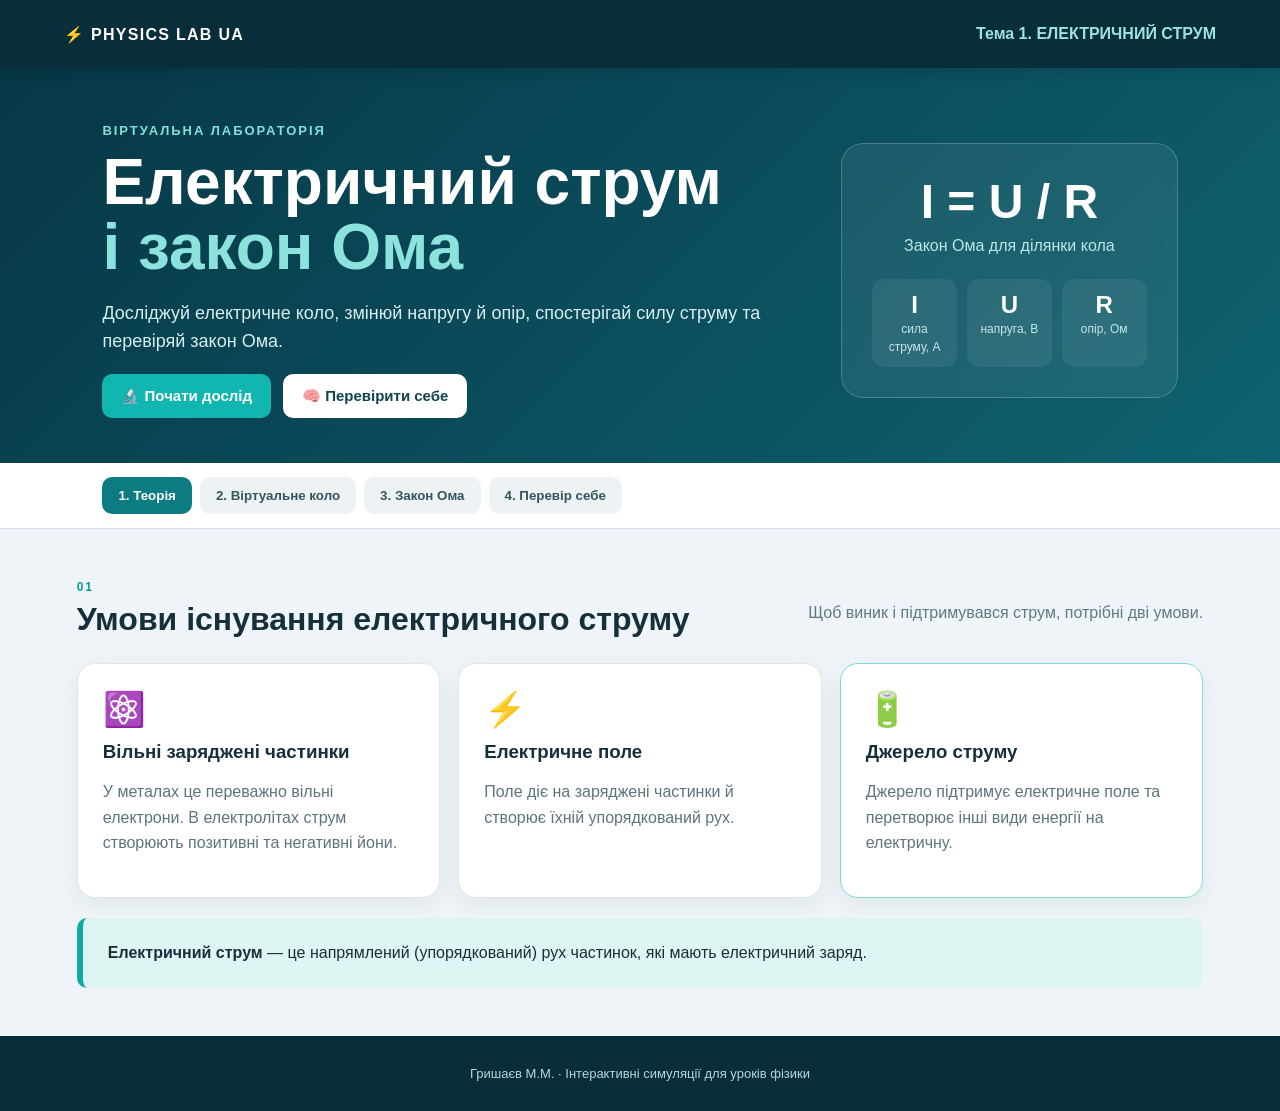
<file: physic-11/simulations/theme-1/index.html>
<!doctype html>
<html lang="uk">
<head>
  <meta charset="utf-8">
  <meta name="viewport" content="width=device-width,initial-scale=1">
  <title>Physics Lab UA — Електричний струм</title>
  <link rel="stylesheet" href="style.css">
  <style>
    .flow-layer{transition:opacity .25s}.current-arrow,.electron-arrow{fill:none;stroke-width:4;stroke-linecap:round;stroke-dasharray:9 8}.current-arrow{stroke:#e04b3f;color:#e04b3f}.electron-arrow{stroke:#1687d9;stroke-width:3}.flow-layer.is-active .current-arrow,.flow-layer.is-active .electron-arrow{animation:flow-dashes .8s linear infinite}.flow-layer.is-inactive{opacity:0}.electron{fill:#1687d9;stroke:#fff;stroke-width:1.5}.flow-legend{display:flex;gap:12px;flex-wrap:wrap;margin:0 20px 12px}.flow-choice{flex:1;min-width:220px;display:grid;grid-template-columns:34px 1fr;column-gap:8px;align-items:center;padding:10px 12px;background:#f4f8f9;border:2px solid #dce7e9;border-radius:10px;color:#16303b;text-align:left;font:inherit;cursor:pointer;transition:.2s}.flow-choice:hover{background:#edf6f7;transform:translateY(-1px)}.flow-choice.active{border-color:#0d7c82;background:#e4f5f4;box-shadow:0 0 0 2px #0d7c8220}.flow-choice:focus-visible{outline:3px solid #12aaa566;outline-offset:2px}.flow-legend .legend-arrow{grid-row:1/3;font-size:29px;font-weight:900}.flow-legend b{font-size:13px}.flow-legend small{color:#607983}.current-swatch{color:#e04b3f}.electron-swatch{color:#1687d9}.learning-note{margin:0 20px 12px;padding:12px 14px;border-left:4px solid #1687d9;background:#eaf5fc;border-radius:8px;font-size:13px;line-height:1.5;color:#315966}@keyframes flow-dashes{to{stroke-dashoffset:-17}}@media(prefers-reduced-motion:reduce){.flow-layer.is-active .current-arrow,.flow-layer.is-active .electron-arrow{animation:none}}
  </style>
</head>
<body>
<header class="topbar">
  <div class="brand">⚡ PHYSICS LAB UA</div>
  <div class="topic">Тема 1. ЕЛЕКТРИЧНИЙ СТРУМ</div>
</header>

<main>
  <section class="hero">
    <div>
      <div class="eyebrow">ВІРТУАЛЬНА ЛАБОРАТОРІЯ</div>
      <h1>Електричний струм<br><span>і закон Ома</span></h1>
      <p>Досліджуй електричне коло, змінюй напругу й опір, спостерігай силу струму та перевіряй закон Ома.</p>
      <div class="hero-actions">
        <button class="primary" onclick="scrollToId('lab')">🔬 Почати дослід</button>
        <button class="secondary" onclick="scrollToId('quiz')">🧠 Перевірити себе</button>
      </div>
    </div>
    <div class="hero-card">
      <div class="formula">I = U / R</div>
      <div class="formula-label">Закон Ома для ділянки кола</div>
      <div class="mini-stats">
        <div><b>I</b><span>сила струму, А</span></div>
        <div><b>U</b><span>напруга, В</span></div>
        <div><b>R</b><span>опір, Ом</span></div>
      </div>
    </div>
  </section>

  <nav class="tabs">
    <button class="tab active" data-tab="intro">1. Теорія</button>
    <button class="tab" data-tab="lab">2. Віртуальне коло</button>
    <button class="tab" data-tab="ohm">3. Закон Ома</button>
    <button class="tab" data-tab="quiz">4. Перевір себе</button>
  </nav>

  <section id="intro" class="panel active-panel">
    <div class="section-title">
      <div><span class="number">01</span><h2>Умови існування електричного струму</h2></div>
      <p>Щоб виник і підтримувався струм, потрібні дві умови.</p>
    </div>
    <div class="condition-grid">
      <article class="info-card">
        <div class="icon">⚛️</div>
        <h3>Вільні заряджені частинки</h3>
        <p>У металах це переважно вільні електрони. В електролітах струм створюють позитивні та негативні йони.</p>
      </article>
      <article class="info-card">
        <div class="icon">⚡</div>
        <h3>Електричне поле</h3>
        <p>Поле діє на заряджені частинки й створює їхній упорядкований рух.</p>
      </article>
      <article class="info-card accent">
        <div class="icon">🔋</div>
        <h3>Джерело струму</h3>
        <p>Джерело підтримує електричне поле та перетворює інші види енергії на електричну.</p>
      </article>
    </div>
    <div class="definition">
      <strong>Електричний струм</strong> — це напрямлений (упорядкований) рух частинок, які мають електричний заряд.
    </div>
  </section>

  <section id="lab" class="panel">
    <div class="section-title">
      <div><span class="number">02</span><h2>Віртуальне електричне коло</h2></div>
      <p>Зміни параметри й спостерігай, як змінюється струм.</p>
    </div>

    <div class="lab-layout">
      <div class="circuit-card">
        <div class="card-head">
          <h3>🔋 Дослідне коло</h3>
          <label class="switch-label">
            <input id="switch" type="checkbox" checked>
            <span class="toggle"></span>
            Ключ замкнений
          </label>
        </div>
        <div class="circuit-wrap">
          <svg id="circuitSvg" viewBox="0 0 760 360" role="img" aria-label="Інтерактивна схема електричного кола">
            <defs>
              <marker id="currentArrowhead" markerWidth="8" markerHeight="8" refX="7" refY="4" orient="auto">
                <path d="M0,0 L8,4 L0,8 z" fill="#e04b3f"></path>
              </marker>
              <marker id="electronArrowhead" markerWidth="8" markerHeight="8" refX="7" refY="4" orient="auto">
                <path d="M0,0 L8,4 L0,8 z" fill="#1687d9"></path>
              </marker>
            </defs>
            <path class="wire" d="M80 80 H240"></path>
            <path class="wire" d="M360 80 H680 V280 H80 V80"></path>
            <path class="wire" d="M240 80 L270 80"></path>
            <path class="wire" d="M330 80 L360 80"></path>
            <path class="wire" d="M310 80 V80"></path>

            <!-- battery -->
            <line x1="135" y1="65" x2="135" y2="95" class="battery short"></line>
            <line x1="160" y1="55" x2="160" y2="105" class="battery long"></line>
            <text x="112" y="70" class="polarity">−</text>
            <text x="165" y="70" class="polarity">+</text>
            <text x="90" y="145" class="component-label">Джерело струму</text>

            <!-- switch -->
            <circle cx="270" cy="80" r="6" class="node"></circle>
            <circle cx="330" cy="80" r="6" class="node"></circle>
            <line id="switchBlade" x1="270" y1="80" x2="330" y2="80" class="switch-blade"></line>
            <text x="274" y="125" class="component-label">Ключ</text>

            <!-- resistor -->
            <rect x="420" y="263" width="140" height="34" rx="3" class="resistor" style="fill:#fff"></rect>
            <text x="484" y="288" class="meter-letter">R</text>

            <!-- ammeter -->
            <circle cx="680" cy="180" r="35" class="meter"></circle>
            <text x="680" y="188" text-anchor="middle" class="meter-letter">A</text>

            <!-- Conventional current: from + to − through the external circuit. -->
            <g id="currentFlow" class="flow-layer">
              <path class="current-arrow" d="M370 80 H625" marker-end="url(#currentArrowhead)"></path>
              <path class="current-arrow" d="M215 280 H105" marker-end="url(#currentArrowhead)"></path>
            </g>
            <!-- Electron motion: from − to +, opposite to conventional current. -->
            <g id="electronFlow" class="flow-layer">
              <path class="electron-arrow" d="M105 295 H395" marker-end="url(#electronArrowhead)"></path>
              <path class="electron-arrow" d="M625 67 H370" marker-end="url(#electronArrowhead)"></path>
            </g>

            <!-- electron dots -->
            <g id="electrons"></g>
          </svg>
        </div>
        <div class="flow-legend" role="group" aria-label="Оберіть напрямок для відображення">
          <button type="button" class="flow-choice active" data-flow="current" aria-pressed="true"><span class="legend-arrow current-swatch">→</span><b>Напрям електричного струму</b><small>від «+» до «−»</small></button>
          <button type="button" class="flow-choice" data-flow="electrons" aria-pressed="false"><span class="legend-arrow electron-swatch">→</span><b>Рух електронів</b><small>від «−» до «+»</small></button>
        </div>
        <div class="learning-note"><b>Зверни увагу:</b> напрям струму умовно визначають як напрям руху позитивних зарядів. У металевих провідниках електрони рухаються у протилежний бік.</div>
        <div id="status" class="status on">● Коло замкнене — струм протікає</div>
      </div>

      <aside class="controls-card">
        <h3>⚙️ Параметри досліду</h3>
        <div class="control">
          <div class="control-row"><label>Напруга U</label><output id="uOut">12 В</output></div>
          <input id="uRange" type="range" min="0" max="24" step="1" value="12">
        </div>
        <div class="control">
          <div class="control-row"><label>Опір R</label><output id="rOut">20 Ом</output></div>
          <input id="rRange" type="range" min="1" max="100" step="1" value="20">
        </div>

        <div class="meters">
          <div class="meter-box"><span>Сила струму</span><strong id="iValue">0,60 А</strong></div>
          <div class="meter-box"><span>Напруга</span><strong id="uValue">12,0 В</strong></div>
          <div class="meter-box"><span>Опір</span><strong id="rValue">20,0 Ом</strong></div>
        </div>

        <div class="formula-box">
          <span>Перевірка закону Ома</span>
          <b>I = U / R = <span id="formulaValue">12 / 20 = 0,60 А</span></b>
        </div>
      </aside>
    </div>
  </section>

  <section id="ohm" class="panel">
    <div class="section-title">
      <div><span class="number">03</span><h2>Дослідження закону Ома</h2></div>
      <p>Побудуй вольт-амперну характеристику та побач пропорційність I і U.</p>
    </div>
    <div class="ohm-layout">
      <div class="graph-card">
        <canvas id="graph" width="720" height="410"></canvas>
      </div>
      <div class="experiment-card">
        <h3>📋 Інструкція</h3>
        <ol>
          <li>Встанови опір <b>R</b>.</li>
          <li>Поступово змінюй напругу <b>U</b>.</li>
          <li>Для кожного значення визначай <b>I = U/R</b>.</li>
          <li>Спостерігай, що для сталого R графік I(U) — пряма лінія.</li>
        </ol>
        <div class="observation"><b>Висновок:</b> сила струму прямо пропорційна напрузі та обернено пропорційна опору.</div>
        <button class="secondary full" onclick="randomExperiment()">🎲 Новий дослід</button>
      </div>
    </div>
  </section>

  <section id="quiz" class="panel">
    <div class="section-title">
      <div><span class="number">04</span><h2>Перевір себе</h2></div>
      <p>Виконай 6 коротких завдань за матеріалом теми.</p>
    </div>
    <div id="quizBox" class="quiz-box"></div>
    <div class="quiz-footer">
      <button class="primary" onclick="checkQuiz()">Перевірити відповіді</button>
      <div id="quizResult"></div>
    </div>
  </section>
</main>

<footer>Гришаєв М.М. · Інтерактивні симуляції для уроків фізики</footer>
<script src="app.js"></script>
</body>
</html>
</file>
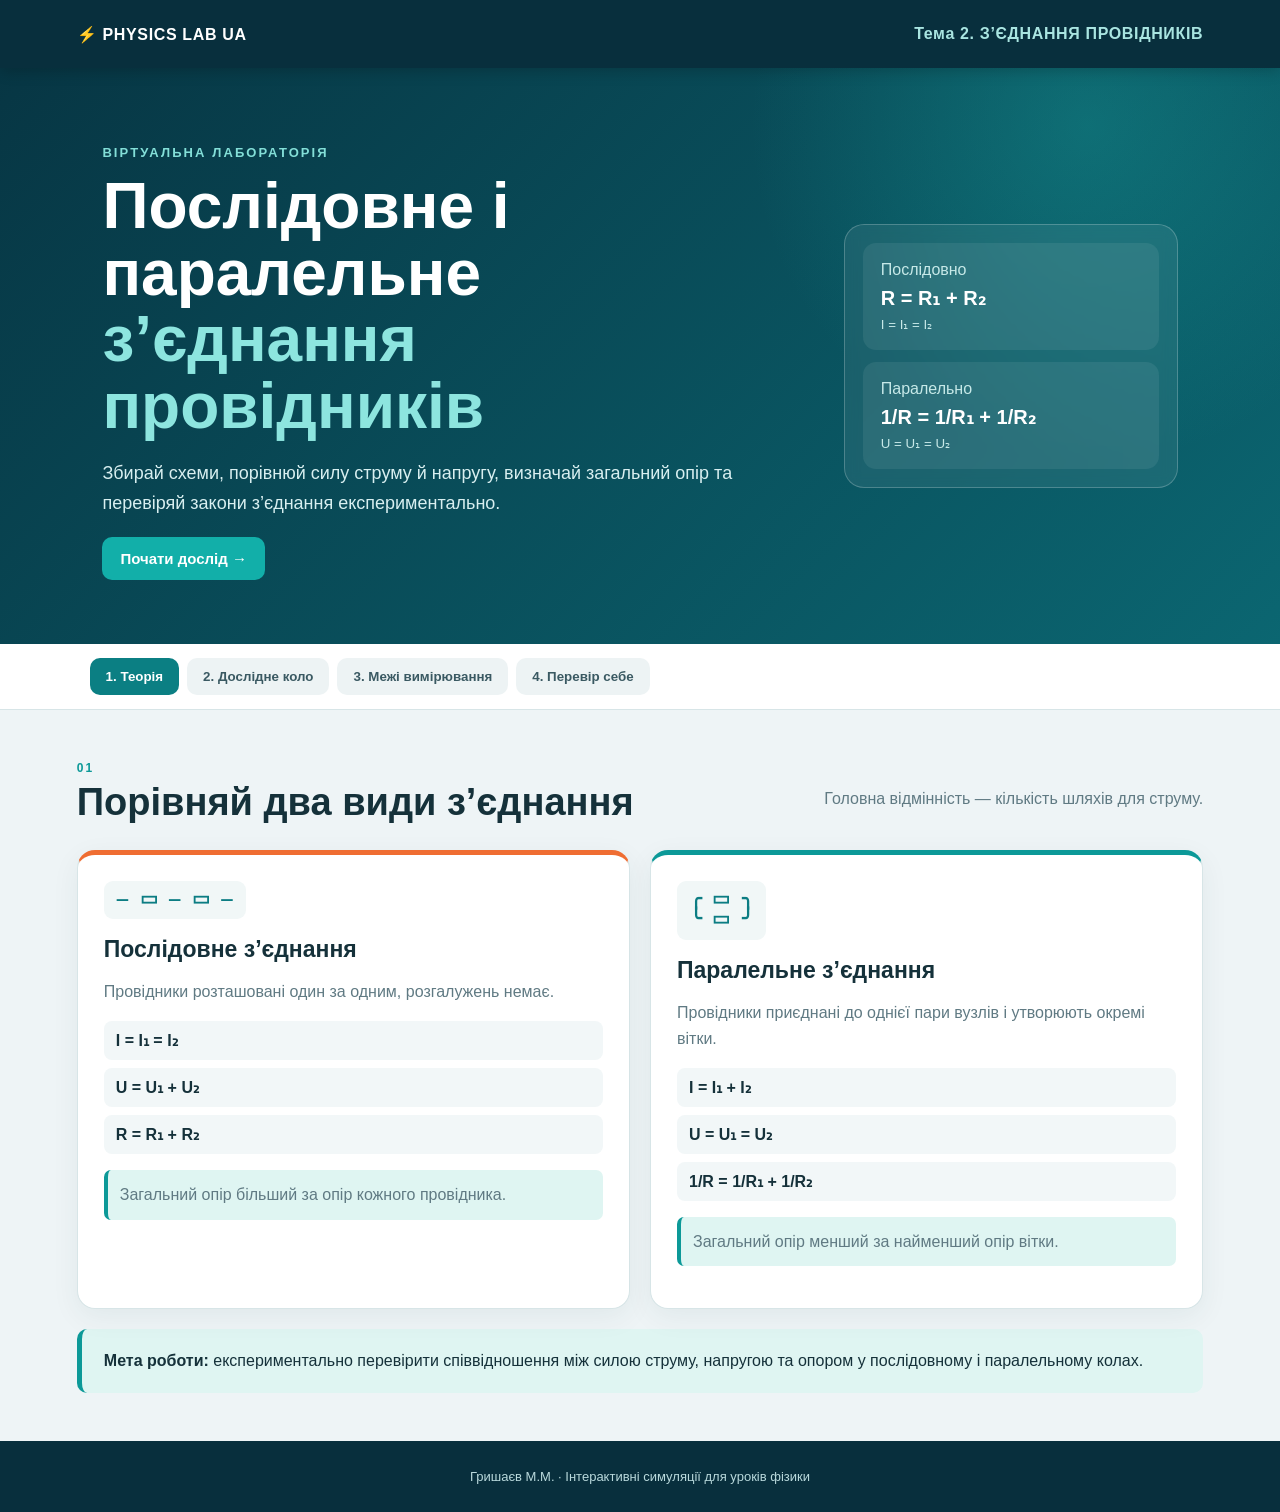
<file: physic-11/simulations/theme-2/index.html>
<!doctype html>
<html lang="uk">
<head>
  <meta charset="utf-8">
  <meta name="viewport" content="width=device-width,initial-scale=1">
  <title>Physics Lab UA — Послідовне і паралельне з’єднання</title>
  <meta name="description" content="Віртуальна лабораторія для дослідження послідовного і паралельного з’єднання провідників, шунта та додаткового опору.">
  <link rel="stylesheet" href="style.css">
</head>
<body>
  <header class="topbar">
    <a class="brand" href="#top">⚡ PHYSICS LAB UA</a>
    <span>Тема 2. З’ЄДНАННЯ ПРОВІДНИКІВ</span>
  </header>

  <main id="top">
    <section class="hero">
      <div>
        <p class="eyebrow">ВІРТУАЛЬНА ЛАБОРАТОРІЯ</p>
        <h1>Послідовне і паралельне<br><em>з’єднання провідників</em></h1>
        <p class="lead">Збирай схеми, порівнюй силу струму й напругу, визначай загальний опір та перевіряй закони з’єднання експериментально.</p>
        <button class="primary" data-go="lab">Почати дослід →</button>
      </div>
      <div class="formula-card" aria-label="Основні формули">
        <div><span>Послідовно</span><b>R = R₁ + R₂</b><small>I = I₁ = I₂</small></div>
        <div><span>Паралельно</span><b>1/R = 1/R₁ + 1/R₂</b><small>U = U₁ = U₂</small></div>
      </div>
    </section>

    <nav class="tabs" aria-label="Розділи лабораторії">
      <button class="tab active" data-tab="theory">1. Теорія</button>
      <button class="tab" data-tab="lab">2. Дослідне коло</button>
      <button class="tab" data-tab="meters">3. Межі вимірювання</button>
      <button class="tab" data-tab="quiz">4. Перевір себе</button>
    </nav>

    <section id="theory" class="panel active-panel">
      <header class="section-head"><div><span>01</span><h2>Порівняй два види з’єднання</h2></div><p>Головна відмінність — кількість шляхів для струму.</p></header>
      <div class="compare-grid">
        <article class="theory-card series-card">
          <div class="card-icon">— ▭ — ▭ —</div><h3>Послідовне з’єднання</h3>
          <p>Провідники розташовані один за одним, розгалужень немає.</p>
          <ul><li><b>I = I₁ = I₂</b></li><li><b>U = U₁ + U₂</b></li><li><b>R = R₁ + R₂</b></li></ul>
          <p class="hint">Загальний опір більший за опір кожного провідника.</p>
        </article>
        <article class="theory-card parallel-card">
          <div class="card-icon">╭ ▭ ╮<br>╰ ▭ ╯</div><h3>Паралельне з’єднання</h3>
          <p>Провідники приєднані до однієї пари вузлів і утворюють окремі вітки.</p>
          <ul><li><b>I = I₁ + I₂</b></li><li><b>U = U₁ = U₂</b></li><li><b>1/R = 1/R₁ + 1/R₂</b></li></ul>
          <p class="hint">Загальний опір менший за найменший опір вітки.</p>
        </article>
      </div>
      <div class="definition"><b>Мета роботи:</b> експериментально перевірити співвідношення між силою струму, напругою та опором у послідовному і паралельному колах.</div>
    </section>

    <section id="lab" class="panel">
      <header class="section-head"><div><span>02</span><h2>Дослідне електричне коло</h2></div><p>Зміни параметри, замкни ключ і порівняй результати.</p></header>
      <div class="mode-switch" role="group" aria-label="Тип з’єднання">
        <button class="mode active" data-mode="series" aria-pressed="true">Послідовне</button>
        <button class="mode" data-mode="parallel" aria-pressed="false">Паралельне</button>
      </div>
      <div class="lab-grid">
        <article class="circuit-card">
          <div class="card-top"><h3 id="circuitTitle">Послідовне коло</h3><label class="switch"><input id="circuitSwitch" type="checkbox" checked><span></span><b>Ключ замкнений</b></label></div>
          <canvas id="circuitCanvas" width="820" height="460" aria-label="Схема електричного кола"></canvas>
          <div class="legend"><span><i class="red"></i> умовний напрям струму</span><span><i class="blue"></i> провідники та елементи</span></div>
          <p id="circuitStatus" class="status on">● Коло замкнене — струм протікає</p>
        </article>
        <aside class="controls-card">
          <h3>Параметри досліду</h3>
          <label class="control"><span>Напруга джерела U <output id="uOut">12 В</output></span><input id="uRange" type="range" min="1" max="24" value="12"></label>
          <label class="control"><span>Опір R₁ <output id="r1Out">20 Ом</output></span><input id="r1Range" type="range" min="2" max="100" value="20"></label>
          <label class="control"><span>Опір R₂ <output id="r2Out">30 Ом</output></span><input id="r2Range" type="range" min="2" max="100" value="30"></label>
          <button id="randomBtn" class="secondary">🎲 Новий дослід</button>
        </aside>
      </div>
      <div class="results" aria-live="polite">
        <div><span>Загальний опір</span><b id="rEq">50,00 Ом</b></div>
        <div><span>Загальний струм</span><b id="iTotal">0,24 А</b></div>
        <div><span>Струм I₁</span><b id="i1">0,24 А</b></div>
        <div><span>Струм I₂</span><b id="i2">0,24 А</b></div>
        <div><span>Напруга U₁</span><b id="u1">4,80 В</b></div>
        <div><span>Напруга U₂</span><b id="u2">7,20 В</b></div>
      </div>
      <div class="verification"><div><span>Перевірка сили струму</span><b id="currentCheck">I = I₁ = I₂</b></div><div><span>Перевірка напруги</span><b id="voltageCheck">U = U₁ + U₂</b></div><div><span>Перевірка опору</span><b id="resistanceCheck">R = R₁ + R₂</b></div></div>
    </section>

    <section id="meters" class="panel">
      <header class="section-head"><div><span>03</span><h2>Шунт і додатковий опір</h2></div><p>Збільшуй верхню межу вимірювання приладів.</p></header>
      <div class="meters-grid">
        <article class="calc-card">
          <div class="meter-symbol">A</div><h3>Шунт до амперметра</h3><p>Шунт під’єднують паралельно. Він відводить частину струму від амперметра.</p>
          <label class="control"><span>Опір амперметра R<sub>A</sub> <output id="raOut">6 Ом</output></span><input id="raRange" type="range" min="1" max="50" value="6"></label>
          <label class="control"><span>Збільшити межу в n разів <output id="nAOut">4</output></span><input id="nARange" type="range" min="2" max="10" value="4"></label>
          <div class="answer"><span>Опір шунта</span><b id="shuntAnswer">Rш = 2,00 Ом</b><small>Rш = RА / (n − 1)</small></div>
        </article>
        <article class="calc-card">
          <div class="meter-symbol">V</div><h3>Додатковий опір до вольтметра</h3><p>Додатковий резистор під’єднують послідовно, щоб частина напруги припадала на нього.</p>
          <label class="control"><span>Опір вольтметра R<sub>V</sub> <output id="rvOut">10 кОм</output></span><input id="rvRange" type="range" min="1" max="50" value="10"></label>
          <label class="control"><span>Збільшити межу в n разів <output id="nVOut">4</output></span><input id="nVRange" type="range" min="2" max="10" value="4"></label>
          <div class="answer"><span>Додатковий опір</span><b id="extraAnswer">Rд = 30,00 кОм</b><small>Rд = RV(n − 1)</small></div>
        </article>
      </div>
      <div class="definition"><b>Запам’ятай:</b> у скільки разів збільшують межу вимірювання приладу, у стільки разів зростає ціна поділки його шкали.</div>
    </section>

    <section id="quiz" class="panel">
      <header class="section-head"><div><span>04</span><h2>Перевір себе</h2></div><p>Шість коротких запитань за матеріалом теми.</p></header>
      <div id="quizBox" class="quiz-box"></div>
      <div class="quiz-actions"><button id="checkQuiz" class="primary">Перевірити відповіді</button><button id="resetQuiz" class="secondary">Спробувати ще раз</button><b id="quizResult"></b></div>
    </section>
  </main>
  <footer>Гришаєв М.М. · Інтерактивні симуляції для уроків фізики</footer>
  <script src="app.js"></script>
</body>
</html>
</file>
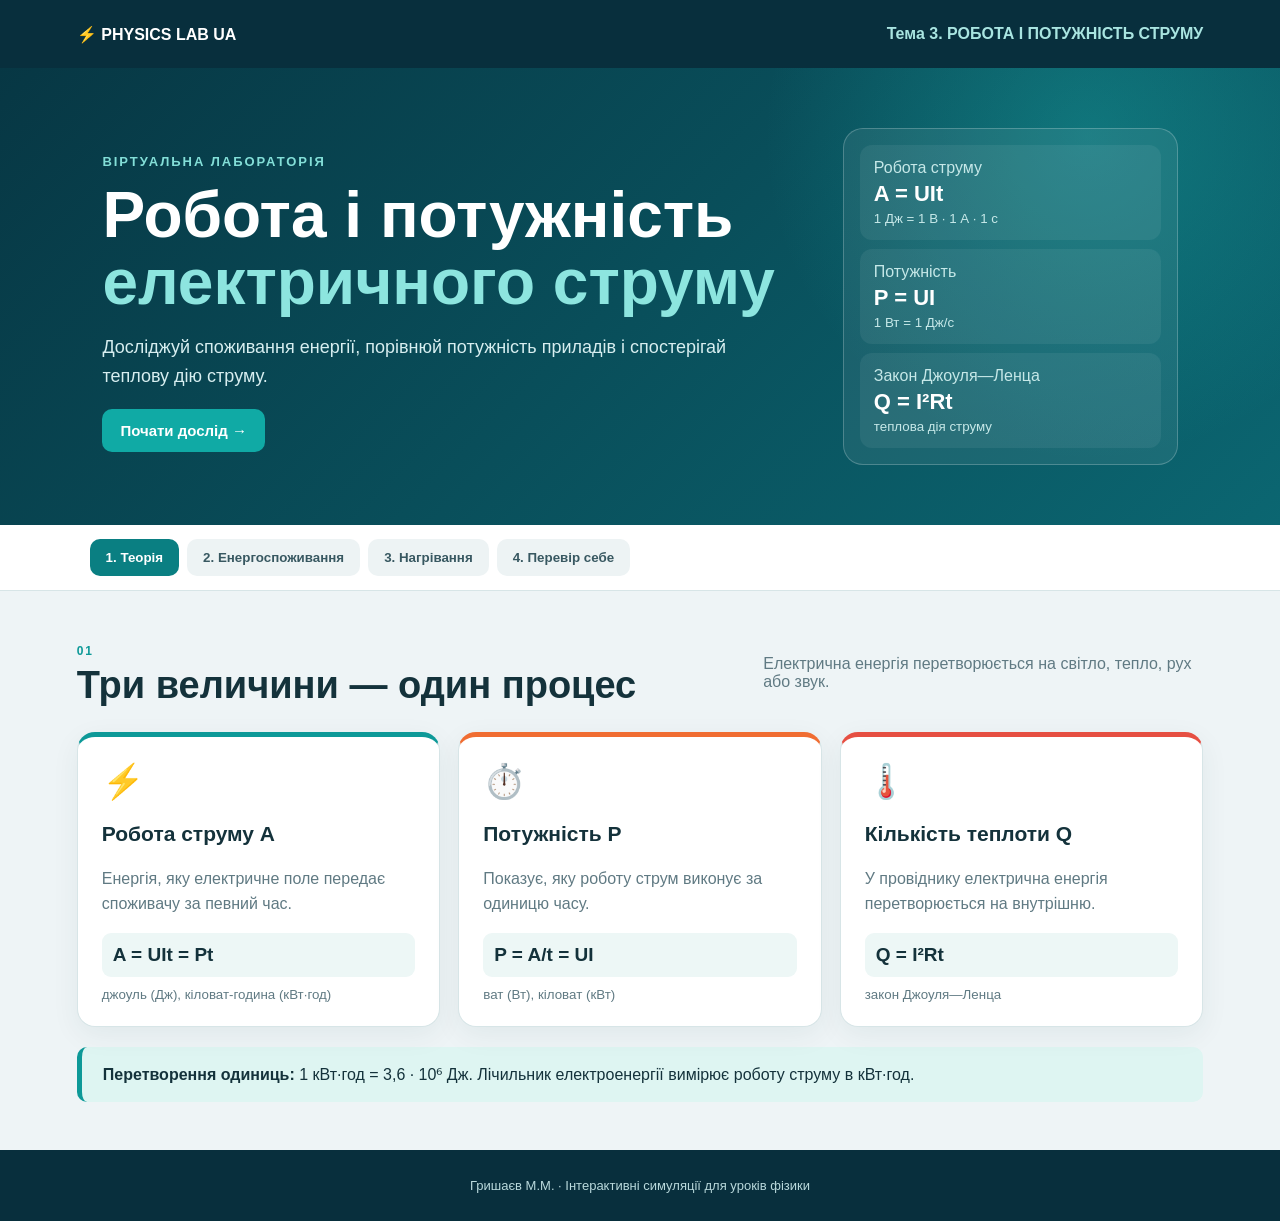
<file: physic-11/simulations/theme-3/index.html>
<!doctype html>
<html lang="uk">
<head><meta charset="utf-8"><meta name="viewport" content="width=device-width,initial-scale=1"><title>Physics Lab UA — Робота і потужність струму</title><meta name="description" content="Інтерактивна лабораторія: робота, потужність електричного струму та закон Джоуля—Ленца."><link rel="stylesheet" href="style.css"></head>
<body>
<header class="topbar"><a href="#top">⚡ PHYSICS LAB UA</a><span>Тема 3. РОБОТА І ПОТУЖНІСТЬ СТРУМУ</span></header>
<main id="top">
  <section class="hero"><div><p class="eyebrow">ВІРТУАЛЬНА ЛАБОРАТОРІЯ</p><h1>Робота і потужність<br><em>електричного струму</em></h1><p>Досліджуй споживання енергії, порівнюй потужність приладів і спостерігай теплову дію струму.</p><button class="primary" data-go="lab">Почати дослід →</button></div><div class="formula-card"><div><span>Робота струму</span><b>A = UIt</b><small>1 Дж = 1 В · 1 А · 1 с</small></div><div><span>Потужність</span><b>P = UI</b><small>1 Вт = 1 Дж/с</small></div><div><span>Закон Джоуля—Ленца</span><b>Q = I²Rt</b><small>теплова дія струму</small></div></div></section>
  <nav class="tabs"><button class="tab active" data-tab="theory">1. Теорія</button><button class="tab" data-tab="lab">2. Енергоспоживання</button><button class="tab" data-tab="heat">3. Нагрівання</button><button class="tab" data-tab="quiz">4. Перевір себе</button></nav>

  <section id="theory" class="panel active-panel"><header class="section-head"><div><span>01</span><h2>Три величини — один процес</h2></div><p>Електрична енергія перетворюється на світло, тепло, рух або звук.</p></header><div class="theory-grid"><article><i>⚡</i><h3>Робота струму A</h3><p>Енергія, яку електричне поле передає споживачу за певний час.</p><b>A = UIt = Pt</b><small>джоуль (Дж), кіловат-година (кВт·год)</small></article><article><i>⏱️</i><h3>Потужність P</h3><p>Показує, яку роботу струм виконує за одиницю часу.</p><b>P = A/t = UI</b><small>ват (Вт), кіловат (кВт)</small></article><article><i>🌡️</i><h3>Кількість теплоти Q</h3><p>У провіднику електрична енергія перетворюється на внутрішню.</p><b>Q = I²Rt</b><small>закон Джоуля—Ленца</small></article></div><div class="note"><b>Перетворення одиниць:</b> 1 кВт·год = 3,6 · 10⁶ Дж. Лічильник електроенергії вимірює роботу струму в кВт·год.</div></section>

  <section id="lab" class="panel"><header class="section-head"><div><span>02</span><h2>Лічильник електричної енергії</h2></div><p>Обери прилад, задай час роботи та визнач спожиту енергію.</p></header>
    <div class="appliances" role="group" aria-label="Оберіть електроприлад"><button class="appliance active" data-power="60" data-name="LED-лампа">💡<b>LED-лампа</b><span>60 Вт</span></button><button class="appliance" data-power="1200" data-name="Фен">💨<b>Фен</b><span>1200 Вт</span></button><button class="appliance" data-power="2000" data-name="Електрочайник">🫖<b>Чайник</b><span>2000 Вт</span></button><button class="appliance" data-power="1500" data-name="Бойлер">🚿<b>Бойлер</b><span>1500 Вт</span></button></div>
    <div class="lab-grid"><article class="sim-card"><div class="card-top"><h3 id="applianceName">LED-лампа</h3><label class="switch"><input id="powerSwitch" type="checkbox"><span></span><b id="switchText">Вимкнено</b></label></div><canvas id="energyCanvas" width="820" height="420" aria-label="Схема споживання електричної енергії"></canvas><div class="meter-display"><span>Лічильник</span><b id="liveEnergy">0,0000 кВт·год</b></div></article><aside class="controls"><h3>Параметри</h3><label><span>Напруга U <output id="uOut">220 В</output></span><input id="uRange" type="range" min="12" max="240" value="220"></label><label><span>Час роботи t <output id="timeOut">2,0 год</output></span><input id="timeRange" type="range" min="0.5" max="8" step="0.5" value="2"></label><label><span>Тариф <output id="tariffOut">4,32 грн/кВт·год</output></span><input id="tariffRange" type="range" min="1" max="10" step="0.01" value="4.32"></label><button id="resetEnergy" class="secondary">Скинути лічильник</button></aside></div>
    <div class="results"><div><span>Потужність</span><b id="powerValue">60 Вт</b></div><div><span>Сила струму</span><b id="currentValue">0,27 А</b></div><div><span>Робота</span><b id="workValue">432 000 Дж</b></div><div><span>Енергія</span><b id="energyValue">0,120 кВт·год</b></div><div><span>Вартість</span><b id="costValue">0,52 грн</b></div></div><div class="formula-check" id="energyFormula">A = Pt = 60 Вт · 7200 с = 432 000 Дж</div>
  </section>

  <section id="heat" class="panel"><header class="section-head"><div><span>03</span><h2>Закон Джоуля—Ленца</h2></div><p>Перевір, як струм, опір і час впливають на нагрівання.</p></header><div class="heat-grid"><article class="sim-card"><canvas id="heatCanvas" width="760" height="430" aria-label="Нагрівання провідника електричним струмом"></canvas><div class="heat-scale"><span>Холодний</span><div><i id="heatBar"></i></div><span>Гарячий</span></div></article><aside class="controls"><h3>Умови досліду</h3><label><span>Сила струму I <output id="iOut">2,0 А</output></span><input id="iRange" type="range" min="0.2" max="6" step="0.1" value="2"></label><label><span>Опір R <output id="rOut">10 Ом</output></span><input id="rRange" type="range" min="1" max="50" value="10"></label><label><span>Час t <output id="heatTimeOut">60 с</output></span><input id="heatTimeRange" type="range" min="5" max="300" step="5" value="60"></label><div class="heat-answer"><span>Кількість теплоти</span><b id="heatValue">2400 Дж</b><small id="heatFormula">Q = 2² · 10 · 60</small></div></aside></div><div class="experiment-tip" id="heatConclusion"><b>Спостереження:</b> збільш силу струму вдвічі — кількість теплоти зросте в чотири рази.</div></section>

  <section id="quiz" class="panel"><header class="section-head"><div><span>04</span><h2>Перевір себе</h2></div><p>Шість завдань про роботу, потужність і теплову дію струму.</p></header><div id="quizBox" class="quiz-box"></div><div class="quiz-actions"><button id="checkQuiz" class="primary">Перевірити</button><button id="resetQuiz" class="secondary">Ще раз</button><b id="quizResult"></b></div></section>
</main><footer>Гришаєв М.М. · Інтерактивні симуляції для уроків фізики</footer><script src="app.js"></script></body></html>
</file>
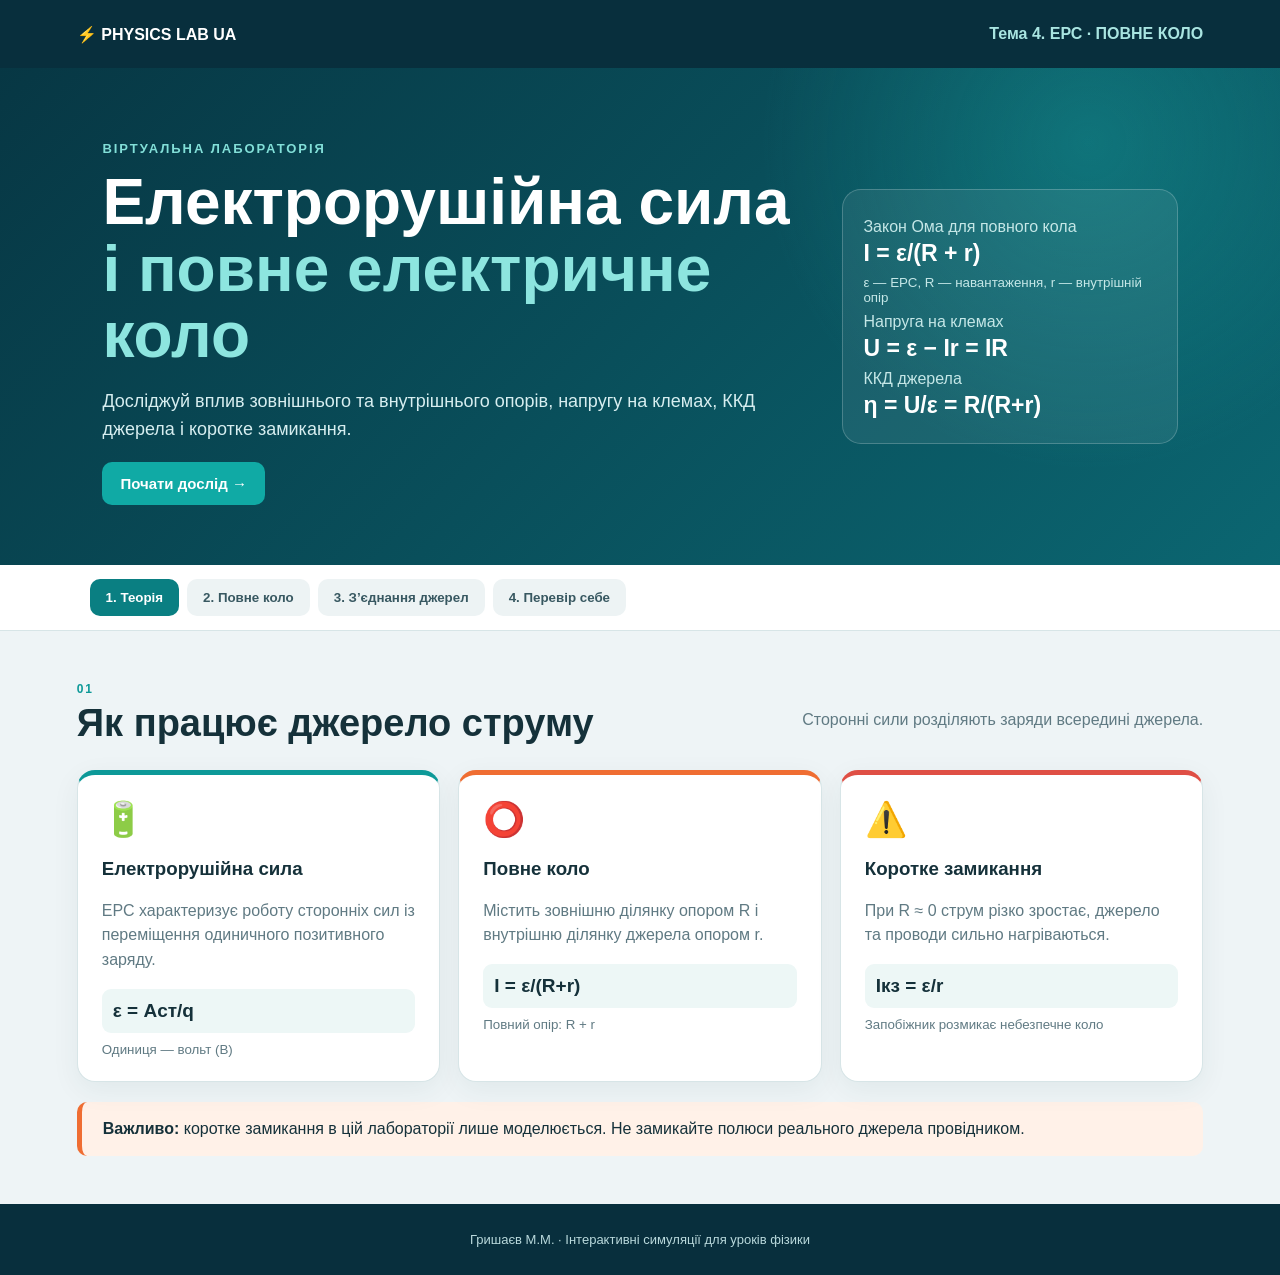
<file: physic-11/simulations/theme-4/index.html>
<!doctype html><html lang="uk"><head><meta charset="utf-8"><meta name="viewport" content="width=device-width,initial-scale=1"><title>Physics Lab UA — ЕРС і закон Ома для повного кола</title><link rel="stylesheet" href="style.css"></head><body>
<header class="topbar"><a href="#top">⚡ PHYSICS LAB UA</a><span>Тема 4. ЕРС · ПОВНЕ КОЛО</span></header><main id="top">
<section class="hero"><div><p class="eyebrow">ВІРТУАЛЬНА ЛАБОРАТОРІЯ</p><h1>Електрорушійна сила<br><em>і повне електричне коло</em></h1><p>Досліджуй вплив зовнішнього та внутрішнього опорів, напругу на клемах, ККД джерела і коротке замикання.</p><button class="primary" data-go="lab">Почати дослід →</button></div><div class="formula-card"><span>Закон Ома для повного кола</span><b>I = ε/(R + r)</b><small>ε — ЕРС, R — навантаження, r — внутрішній опір</small><span>Напруга на клемах</span><b>U = ε − Ir = IR</b><span>ККД джерела</span><b>η = U/ε = R/(R+r)</b></div></section>
<nav class="tabs"><button class="tab active" data-tab="theory">1. Теорія</button><button class="tab" data-tab="lab">2. Повне коло</button><button class="tab" data-tab="sources">3. З’єднання джерел</button><button class="tab" data-tab="quiz">4. Перевір себе</button></nav>
<section id="theory" class="panel active-panel"><header class="section-head"><div><span>01</span><h2>Як працює джерело струму</h2></div><p>Сторонні сили розділяють заряди всередині джерела.</p></header><div class="cards"><article><i>🔋</i><h3>Електрорушійна сила</h3><p>ЕРС характеризує роботу сторонніх сил із переміщення одиничного позитивного заряду.</p><b>ε = Aст/q</b><small>Одиниця — вольт (В)</small></article><article><i>⭕</i><h3>Повне коло</h3><p>Містить зовнішню ділянку опором R і внутрішню ділянку джерела опором r.</p><b>I = ε/(R+r)</b><small>Повний опір: R + r</small></article><article><i>⚠️</i><h3>Коротке замикання</h3><p>При R ≈ 0 струм різко зростає, джерело та проводи сильно нагріваються.</p><b>Iкз = ε/r</b><small>Запобіжник розмикає небезпечне коло</small></article></div><div class="note"><b>Важливо:</b> коротке замикання в цій лабораторії лише моделюється. Не замикайте полюси реального джерела провідником.</div></section>
<section id="lab" class="panel"><header class="section-head"><div><span>02</span><h2>Закон Ома для повного кола</h2></div><p>Змінюй ε, R і r та спостерігай розподіл потужності.</p></header><div class="lab-grid"><article class="sim-card"><div class="card-top"><h3>Джерело з внутрішнім опором</h3><label class="switch"><input id="circuitSwitch" type="checkbox" checked><span></span><b id="switchLabel">Ключ замкнений</b></label></div><canvas id="circuit" width="820" height="450"></canvas><div id="warning" class="status ok">● Нормальний режим роботи</div></article><aside class="controls"><h3>Параметри</h3><label><span>ЕРС ε <output id="eOut">12 В</output></span><input id="eRange" type="range" min="1" max="24" value="12"></label><label><span>Зовнішній опір R <output id="rOut">10 Ом</output></span><input id="rRange" type="range" min="0" max="50" step="0.5" value="10"></label><label><span>Внутрішній опір r <output id="riOut">1 Ом</output></span><input id="riRange" type="range" min="0.2" max="10" step="0.1" value="1"></label><button id="shortBtn" class="danger">⚠️ Змоделювати коротке замикання</button></aside></div><div class="results"><div><span>Сила струму I</span><b id="iValue">1,09 А</b></div><div><span>Напруга U</span><b id="uValue">10,91 В</b></div><div><span>Корисна потужність</span><b id="pUseful">11,90 Вт</b></div><div><span>Втрати в джерелі</span><b id="pLoss">1,19 Вт</b></div><div><span>ККД</span><b id="efficiency">90,9 %</b></div></div><div class="checks"><div id="ohmCheck">I = ε/(R+r)</div><div id="voltageCheck">U = ε − Ir</div><div id="balanceCheck">Pповна = Pкор + Pвтрат</div></div></section>
<section id="sources" class="panel"><header class="section-head"><div><span>03</span><h2>Батарея однакових джерел</h2></div><p>Порівняй послідовне та паралельне з’єднання.</p></header><div class="source-modes"><button class="source-mode active" data-mode="series">Послідовно</button><button class="source-mode" data-mode="parallel">Паралельно</button></div><div class="source-grid"><article class="sim-card"><canvas id="sourcesCanvas" width="760" height="420"></canvas></article><aside class="controls"><h3>Один елемент</h3><label><span>ЕРС ε₀ <output id="e0Out">1,5 В</output></span><input id="e0Range" type="range" min="0.5" max="6" step="0.1" value="1.5"></label><label><span>Внутрішній опір r₀ <output id="r0Out">0,5 Ом</output></span><input id="r0Range" type="range" min="0.1" max="5" step="0.1" value="0.5"></label><label><span>Кількість n <output id="nOut">3</output></span><input id="nRange" type="range" min="2" max="6" value="3"></label><div class="source-answer"><span>Загальні параметри</span><b id="sourceAnswer">ε = 4,5 В; r = 1,5 Ом</b></div></aside></div></section>
<section id="quiz" class="panel"><header class="section-head"><div><span>04</span><h2>Перевір себе</h2></div><p>Шість запитань за матеріалом теми.</p></header><div id="quizBox" class="quiz-box"></div><div class="quiz-actions"><button id="checkQuiz" class="primary">Перевірити</button><button id="resetQuiz" class="secondary">Ще раз</button><b id="quizResult"></b></div></section>
</main><footer>Гришаєв М.М. · Інтерактивні симуляції для уроків фізики</footer><script src="app.js"></script></body></html>
</file>
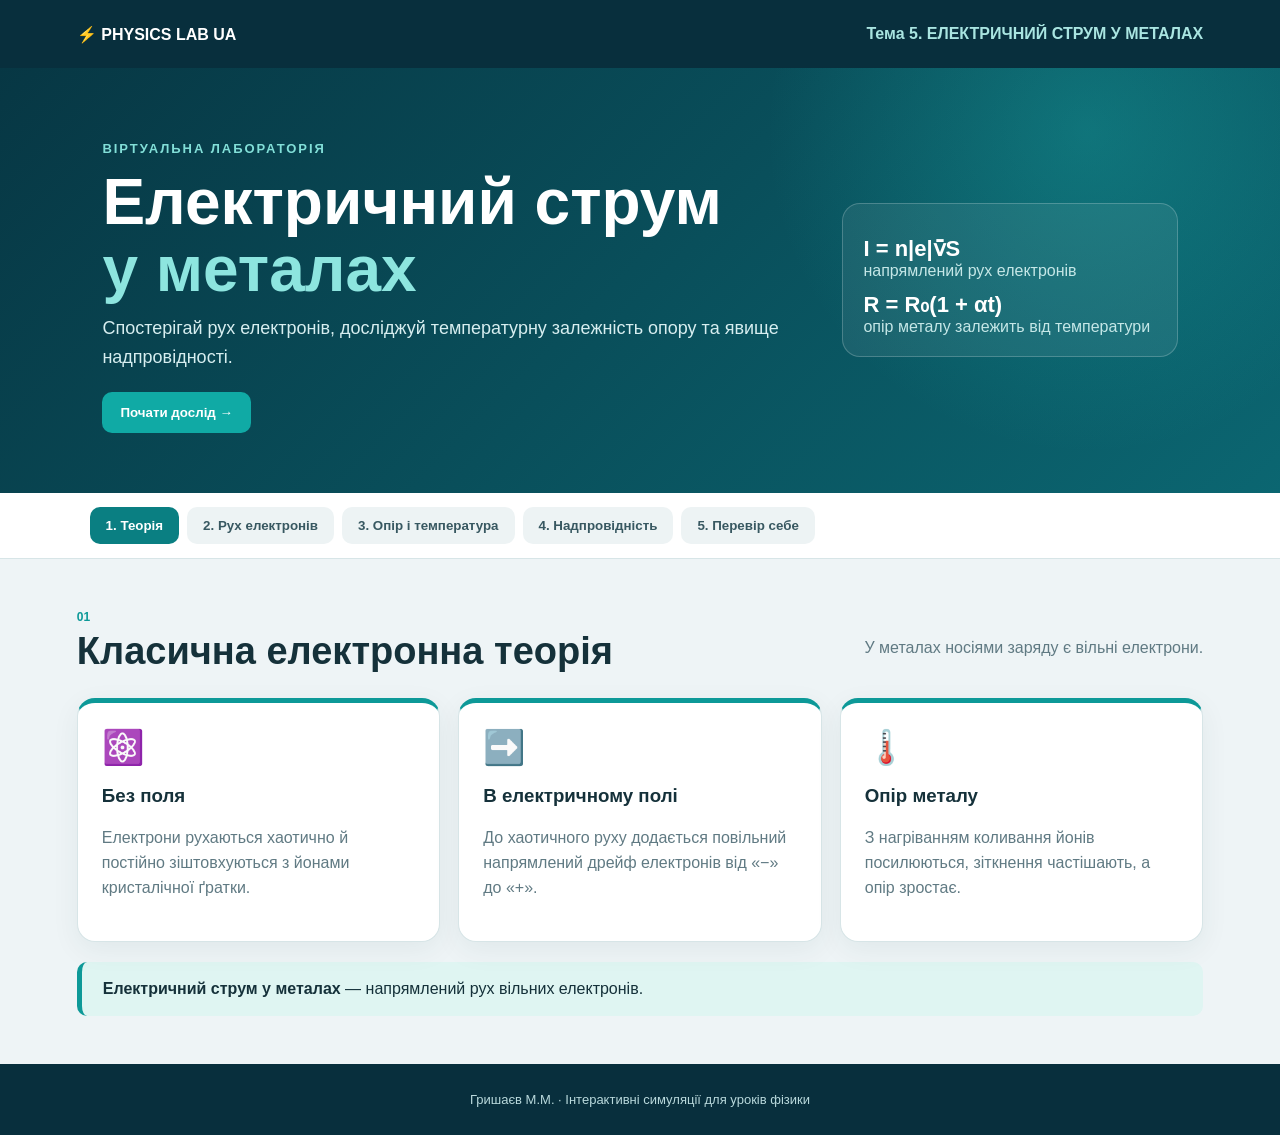
<file: physic-11/simulations/theme-5/index.html>
<!doctype html>
<html lang="uk">
  <head>
    <meta charset="utf-8" />
    <meta name="viewport" content="width=device-width,initial-scale=1" />
    <title>Physics Lab UA — Струм у металах</title>
    <link rel="stylesheet" href="style.css" />
  </head>
  <body>
    <header>
      <a href="#top">⚡ PHYSICS LAB UA</a
      ><span>Тема 5. ЕЛЕКТРИЧНИЙ СТРУМ У МЕТАЛАХ</span>
    </header>
    <main id="top">
      <section class="hero">
        <div>
          <p>ВІРТУАЛЬНА ЛАБОРАТОРІЯ</p>
          <h1>Електричний струм<br /><em>у металах</em></h1>
          <small
            >Спостерігай рух електронів, досліджуй температурну залежність опору
            та явище надпровідності.</small
          ><button data-go="electrons">Почати дослід →</button>
        </div>
        <aside>
          <b>I = ne|e|vS</b><span>напрямлений рух електронів</span
          ><b>R = R₀(1 + αt)</b
          ><span>опір металу залежить від температури</span>
        </aside>
      </section>
      <nav>
        <button class="tab active" data-tab="theory">1. Теорія</button
        ><button class="tab" data-tab="electrons">2. Рух електронів</button
        ><button class="tab" data-tab="temperature">
          3. Опір і температура</button
        ><button class="tab" data-tab="super">4. Надпровідність</button
        ><button class="tab" data-tab="quiz">5. Перевір себе</button>
      </nav>
      <section id="theory" class="panel active-panel">
        <div class="title">
          <div>
            <span>01</span>
            <h2>Класична електронна теорія</h2>
          </div>
          <p>У металах носіями заряду є вільні електрони.</p>
        </div>
        <div class="cards">
          <article>
            <i>⚛️</i>
            <h3>Без поля</h3>
            <p>
              Електрони рухаються хаотично й постійно зіштовхуються з йонами
              кристалічної ґратки.
            </p>
          </article>
          <article>
            <i>➡️</i>
            <h3>В електричному полі</h3>
            <p>
              До хаотичного руху додається повільний напрямлений дрейф
              електронів від «−» до «+».
            </p>
          </article>
          <article>
            <i>🌡️</i>
            <h3>Опір металу</h3>
            <p>
              З нагріванням коливання йонів посилюються, зіткнення частішають, а
              опір зростає.
            </p>
          </article>
        </div>
        <div class="note">
          <b>Електричний струм у металах</b> — напрямлений рух вільних
          електронів.
        </div>
      </section>
      <section id="electrons" class="panel">
        <div class="title">
          <div>
            <span>02</span>
            <h2>Модель руху електронів</h2>
          </div>
          <p>Порівняй хаотичний рух із напрямленим дрейфом.</p>
        </div>
        <div class="grid">
          <article class="visual">
            <div class="switches">
              <button class="field active" data-field="on">
                Поле ввімкнено</button
              ><button class="field" data-field="off">Поле вимкнено</button>
            </div>
            <canvas id="electronCanvas" width="820" height="430"></canvas>
            <div class="legend">
              <span>🔵 електрони</span><span>🔴 позитивні йони</span
              ><span>→ напрям струму</span><span>← дрейф електронів</span>
            </div>
          </article>
          <aside class="controls">
            <h3>Параметри</h3>
            <label
              ><span>Сила струму I <output id="iOut">1,0 А</output></span
              ><input
                id="iRange"
                type="range"
                min="0.1"
                max="5"
                step="0.1"
                value="1" /></label
            ><label
              ><span>Площа S <output id="sOut">1,0 мм²</output></span
              ><input
                id="sRange"
                type="range"
                min="0.2"
                max="5"
                step="0.1"
                value="1" /></label
            ><label
              ><span
                >Концентрація n <output id="nOut">8,4·10²⁸ м⁻³</output></span
              ><input
                id="nRange"
                type="range"
                min="2"
                max="12"
                step="0.1"
                value="8.4"
            /></label>
            <div class="answer">
              <span>Швидкість дрейфу</span><b id="speed">0,00000074 м/с</b
              ><small>v = I/(n|e|S)</small>
            </div>
          </aside>
        </div>
      </section>
      <section id="temperature" class="panel">
        <div class="title">
          <div>
            <span>03</span>
            <h2>Опір металу і температура</h2>
          </div>
          <p>Побудуй залежність R(t) для різних металів.</p>
        </div>
        <div class="grid">
          <article class="visual">
            <canvas id="graph" width="820" height="440"></canvas>
          </article>
          <aside class="controls">
            <h3>Умови</h3>
            <label
              ><span
                >Матеріал
                <select id="metal">
                  <option value="copper">Мідь</option>
                  <option value="aluminum">Алюміній</option>
                  <option value="tungsten">Вольфрам</option>
                  <option value="steel">Сталь</option>
                </select></span
              ></label
            ><label
              ><span>R₀ при 0 °C <output id="r0Out">20 Ом</output></span
              ><input
                id="r0Range"
                type="range"
                min="1"
                max="100"
                value="20" /></label
            ><label
              ><span>Температура t <output id="tOut">50 °C</output></span
              ><input
                id="tRange"
                type="range"
                min="-100"
                max="500"
                value="50" /></label
            ><label
              ><span>Напруга U <output id="uOut">12 В</output></span
              ><input id="uRange" type="range" min="1" max="24" value="12"
            /></label>
            <div class="answer">
              <span>Результат</span><b id="resistance">R = 23,90 Ом</b
              ><small id="current">I = 0,50 А</small>
            </div>
          </aside>
        </div>
      </section>
      <section id="super" class="panel">
        <div class="title">
          <div>
            <span>04</span>
            <h2>Модель надпровідного переходу</h2>
          </div>
          <p>Охолоди матеріал нижче критичної температури.</p>
        </div>
        <div class="grid">
          <article class="visual">
            <canvas id="superCanvas" width="820" height="430"></canvas>
            <div id="superStatus" class="status">Звичайний провідний стан</div>
          </article>
          <aside class="controls">
            <h3>Дослід</h3>
            <label
              ><span
                >Матеріал
                <select id="superMaterial">
                  <option value="mercury">Ртуть (Tc = 4,2 K)</option>
                  <option value="lead">Свинець (Tc = 7,2 K)</option>
                  <option value="ceramic">Кераміка (Tc = 93 K)</option>
                </select></span
              ></label
            ><label
              ><span>Температура T <output id="kelvinOut">20 K</output></span
              ><input
                id="kelvinRange"
                type="range"
                min="1"
                max="120"
                value="20"
            /></label>
            <div class="answer">
              <span>Питомий опір</span><b id="rhoValue">ρ > 0</b
              ><small>нижче Tc опір стрибком падає до нуля</small>
            </div>
          </aside>
        </div>
        <div class="warning">
          <b>Увага:</b> це навчальна модель різкого переходу. Реальні
          властивості надпровідників залежать від матеріалу, магнітного поля та
          густини струму.
        </div>
      </section>
      <section id="quiz" class="panel">
        <div class="title">
          <div>
            <span>05</span>
            <h2>Перевір себе</h2>
          </div>
          <p>Шість коротких завдань.</p>
        </div>
        <div id="quizBox" class="quiz"></div>
        <div class="actions">
          <button id="check">Перевірити</button
          ><button id="reset">Ще раз</button><b id="result"></b>
        </div>
      </section>
    </main>
    <footer>Гришаєв М.М. · Інтерактивні симуляції для уроків фізики</footer>
    <script src="app.js"></script>
  </body>
</html>
</file>
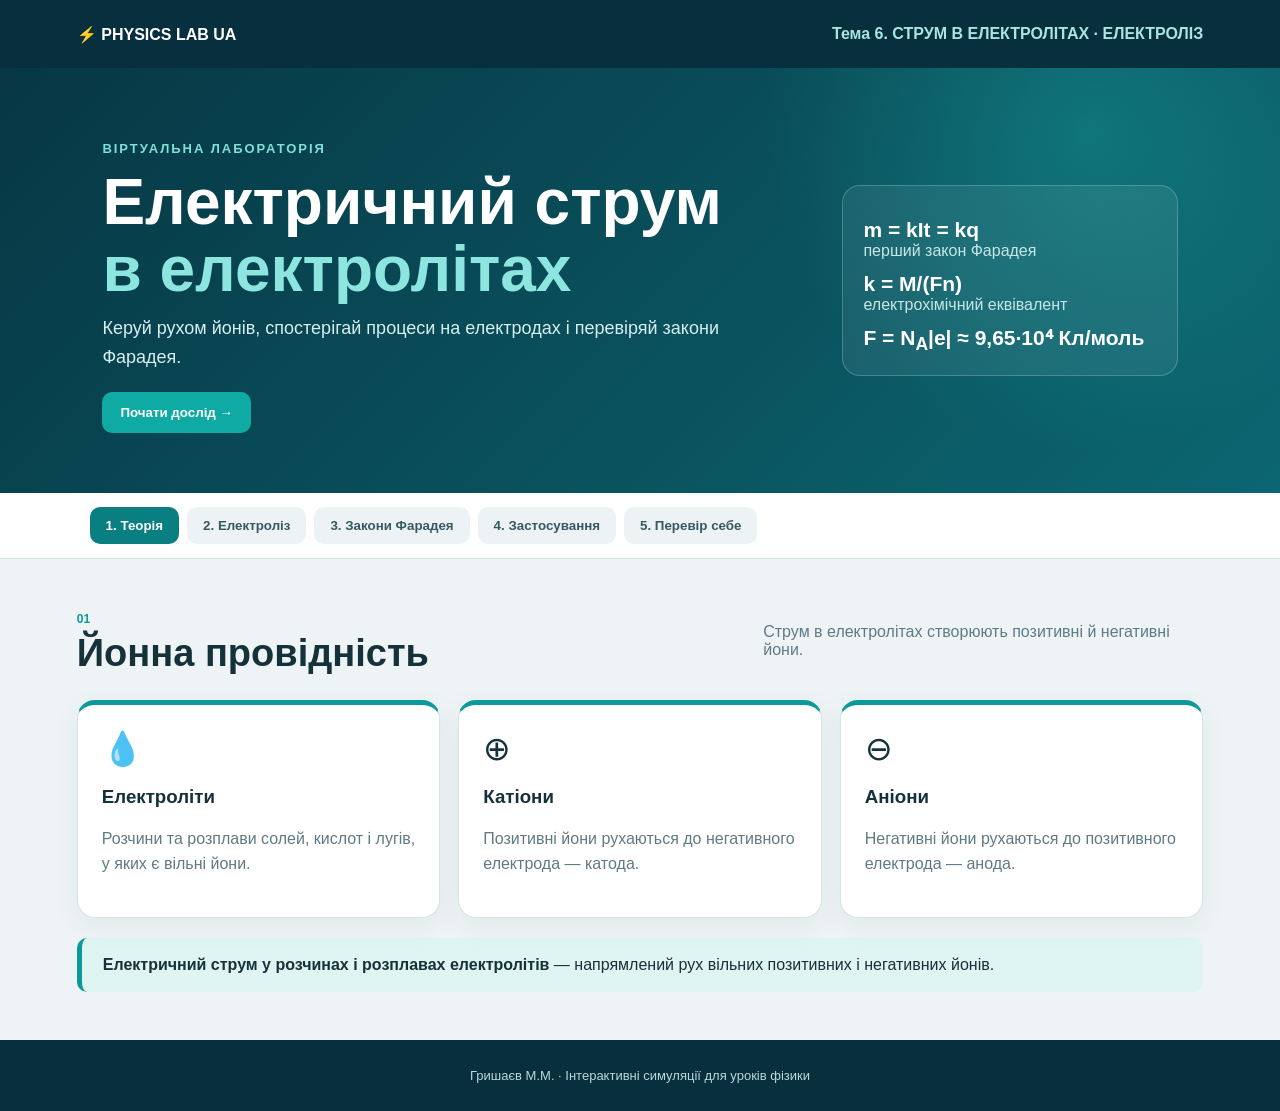
<file: physic-11/simulations/theme-6/index.html>
<!doctype html>
<html lang="uk">
  <head>
    <meta charset="utf-8" />
    <meta name="viewport" content="width=device-width,initial-scale=1" />
    <title>Physics Lab UA — Струм в електролітах</title>
    <link rel="stylesheet" href="style.css" />
  </head>
  <body>
    <header>
      <a href="#top">⚡ PHYSICS LAB UA</a
      ><span>Тема 6. СТРУМ В ЕЛЕКТРОЛІТАХ · ЕЛЕКТРОЛІЗ</span>
    </header>
    <main id="top">
      <section class="hero">
        <div>
          <p>ВІРТУАЛЬНА ЛАБОРАТОРІЯ</p>
          <h1>Електричний струм<br /><em>в електролітах</em></h1>
          <small
            >Керуй рухом йонів, спостерігай процеси на електродах і перевіряй
            закони Фарадея.</small
          ><button data-go="electrolysis">Почати дослід →</button>
        </div>
        <aside>
          <b>m = kIt = kq</b><span>перший закон Фарадея</span><b>k = M/(Fn)</b
          ><span>електрохімічний еквівалент</span
          ><b>F = N<sub>A</sub>|e| ≈ 9,65·10⁴ Кл/моль</b>
        </aside>
      </section>
      <nav>
        <button class="tab active" data-tab="theory">1. Теорія</button
        ><button class="tab" data-tab="electrolysis">2. Електроліз</button
        ><button class="tab" data-tab="faraday">3. Закони Фарадея</button
        ><button class="tab" data-tab="uses">4. Застосування</button
        ><button class="tab" data-tab="quiz">5. Перевір себе</button>
      </nav>
      <section id="theory" class="panel active-panel">
        <div class="title">
          <div>
            <span>01</span>
            <h2>Йонна провідність</h2>
          </div>
          <p>Струм в електролітах створюють позитивні й негативні йони.</p>
        </div>
        <div class="cards">
          <article>
            <i>💧</i>
            <h3>Електроліти</h3>
            <p>
              Розчини та розплави солей, кислот і лугів, у яких є вільні йони.
            </p>
          </article>
          <article>
            <i>⊕</i>
            <h3>Катіони</h3>
            <p>Позитивні йони рухаються до негативного електрода — катода.</p>
          </article>
          <article>
            <i>⊖</i>
            <h3>Аніони</h3>
            <p>Негативні йони рухаються до позитивного електрода — анода.</p>
          </article>
        </div>
        <div class="note">
          <b>Електричний струм у розчинах і розплавах електролітів</b> —
          напрямлений рух вільних позитивних і негативних йонів.
        </div>
      </section>
      <section id="electrolysis" class="panel">
        <div class="title">
          <div>
            <span>02</span>
            <h2>Електроліз розчину CuCl₂</h2>
          </div>
          <p>Замкни коло та простеж за рухом Cu²⁺ і Cl⁻.</p>
        </div>
        <div class="grid">
          <article class="visual">
            <div class="cardtop">
              <h3>Електролітична ванна</h3>
              <label class="switch"
                ><input id="electroSwitch" type="checkbox" /><span></span
                ><b id="switchText">Коло розімкнене</b></label
              >
            </div>
            <canvas id="bath" width="820" height="500"></canvas>
            <div class="reactions">
              <div>
                <span>Катод (−): відновлення</span><b>Cu²⁺ + 2e⁻ → Cu↓</b>
              </div>
              <div>
                <span>Анод (+): окиснення</span><b>2Cl⁻ − 2e⁻ → Cl₂↑</b>
              </div>
            </div>
          </article>
          <aside class="controls">
            <h3>Параметри</h3>
            <label
              ><span>Сила струму I <output id="iOut">1,0 А</output></span
              ><input
                id="iRange"
                type="range"
                min="0.1"
                max="5"
                step="0.1"
                value="1" /></label
            ><label
              ><span>Час t <output id="timeOut">10 хв</output></span
              ><input id="timeRange" type="range" min="1" max="60" value="10"
            /></label>
            <div class="answer">
              <span>Осаджена мідь</span><b id="copperMass">0,198 г</b
              ><small>m = kIt, k(Cu²⁺) = 0,329 мг/Кл</small>
            </div>
            <div class="legend">
              <span>🟠 Cu²⁺ → катод (−)</span><span>🟢 Cl⁻ → анод (+)</span>
            </div>
          </aside>
        </div>
      </section>
      <section id="faraday" class="panel">
        <div class="title">
          <div>
            <span>03</span>
            <h2>Калькулятор законів Фарадея</h2>
          </div>
          <p>Обери речовину та визнач масу, заряд або час.</p>
        </div>
        <div class="grid">
          <article class="visual">
            <canvas id="massGraph" width="820" height="450"></canvas>
          </article>
          <aside class="controls">
            <h3>Розрахунок маси</h3>
            <label
              ><span
                >Речовина
                <select id="substance">
                  <option value="copper">Мідь Cu²⁺</option>
                  <option value="silver">Срібло Ag⁺</option>
                  <option value="aluminum">Алюміній Al³⁺</option>
                  <option value="nickel">Нікель Ni²⁺</option>
                </select></span
              ></label
            ><label
              ><span>Струм I <output id="calcIOut">2,0 А</output></span
              ><input
                id="calcIRange"
                type="range"
                min="0.1"
                max="10"
                step="0.1"
                value="2" /></label
            ><label
              ><span>Час t <output id="calcTimeOut">30 хв</output></span
              ><input
                id="calcTimeRange"
                type="range"
                min="1"
                max="120"
                value="30"
            /></label>
            <div class="answer">
              <span>Електрохімічний еквівалент</span
              ><b id="kValue">k = 0,329 мг/Кл</b
              ><small id="massValue">m = 1,184 г</small>
            </div>
          </aside>
        </div>
      </section>
      <section id="uses" class="panel">
        <div class="title">
          <div>
            <span>04</span>
            <h2>Де застосовують електроліз</h2>
          </div>
          <p>Електрохімічні технології навколо нас.</p>
        </div>
        <div class="uses">
          <article>
            <i>✨</i>
            <h3>Гальваностегія</h3>
            <p>
              Покриття виробів тонким шаром металу: хромування, сріблення,
              нікелювання.
            </p>
          </article>
          <article>
            <i>🪙</i>
            <h3>Гальванопластика</h3>
            <p>Отримання точних металевих копій рельєфних виробів.</p>
          </article>
          <article>
            <i>🏭</i>
            <h3>Рафінування</h3>
            <p>Електролітичне очищення міді та інших металів.</p>
          </article>
          <article>
            <i>🔋</i>
            <h3>Акумулятори</h3>
            <p>Електрохімічні процеси заряджання та розряджання.</p>
          </article>
          <article>
            <i>🫧</i>
            <h3>Водень і кисень</h3>
            <p>Електроліз води для отримання газів.</p>
          </article>
          <article>
            <i>💧</i>
            <h3>Очищення води</h3>
            <p>Розкладання органічних домішок і вилучення йонів металів.</p>
          </article>
        </div>
      </section>
      <section id="quiz" class="panel">
        <div class="title">
          <div>
            <span>05</span>
            <h2>Перевір себе</h2>
          </div>
          <p>Шість запитань за матеріалом теми.</p>
        </div>
        <div id="quizBox" class="quiz"></div>
        <div class="actions">
          <button id="check">Перевірити</button
          ><button id="reset">Ще раз</button><b id="result"></b>
        </div>
      </section>
    </main>
    <footer>Гришаєв М.М. · Інтерактивні симуляції для уроків фізики</footer>
    <script src="app.js"></script>
  </body>
</html>
</file>
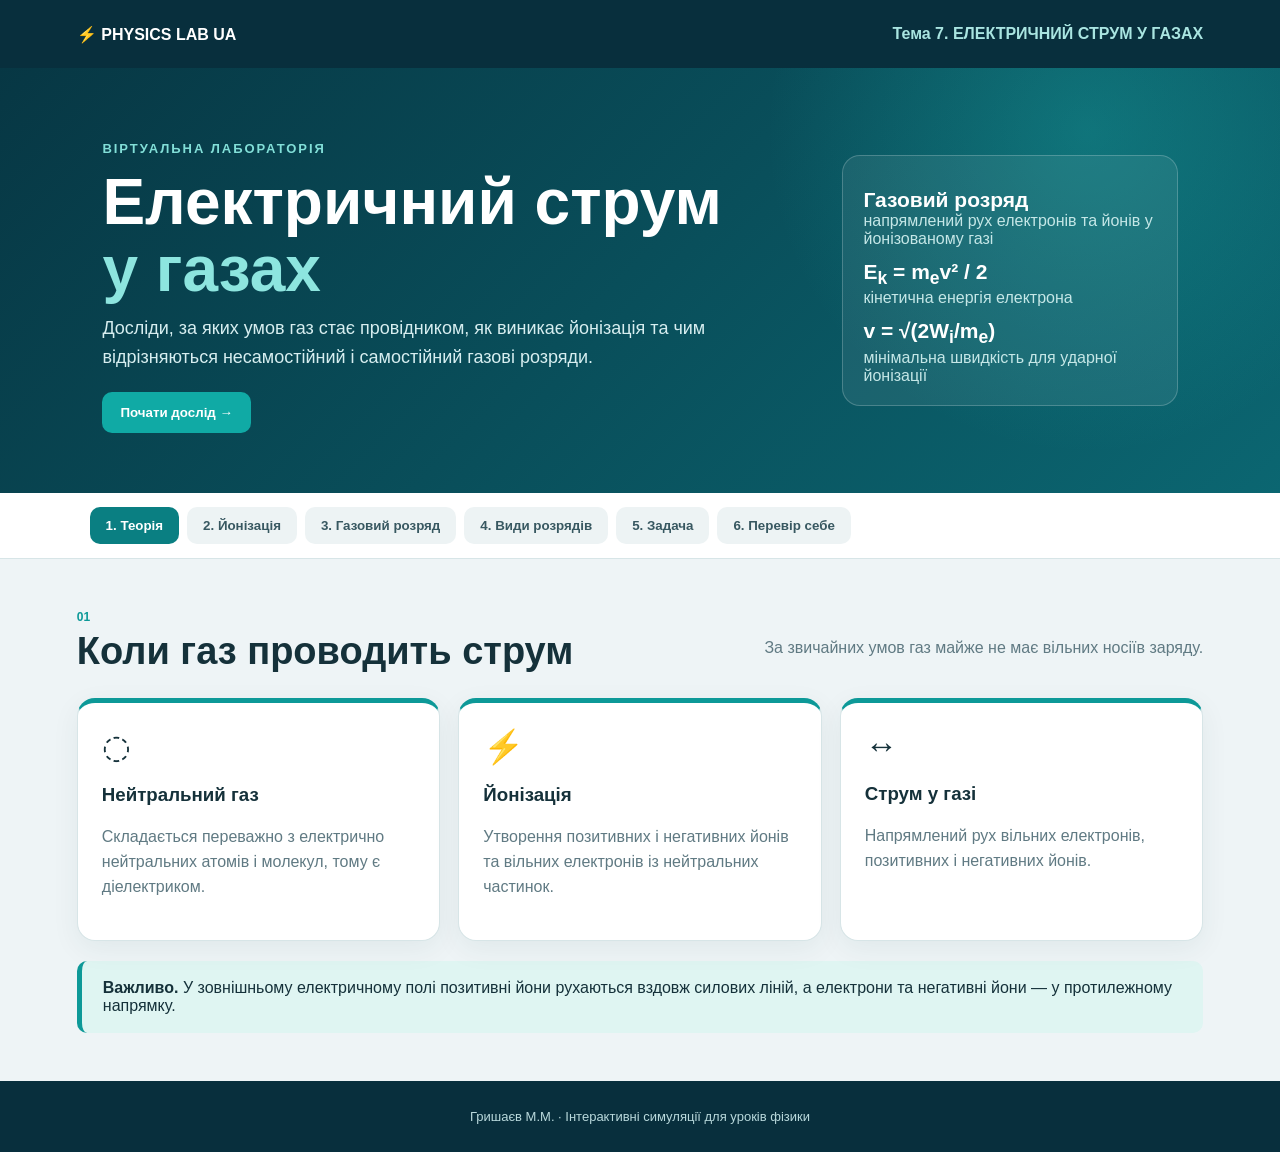
<file: physic-11/simulations/theme-7/index.html>
<!doctype html>
<html lang="uk">
<head>
  <meta charset="utf-8" />
  <meta name="viewport" content="width=device-width,initial-scale=1" />
  <title>Physics Lab UA — Електричний струм у газах</title>
  <link rel="stylesheet" href="style.css" />
</head>
<body>
<header>
  <a href="#top">⚡ PHYSICS LAB UA</a>
  <span>Тема 7. ЕЛЕКТРИЧНИЙ СТРУМ У ГАЗАХ</span>
</header>

<main id="top">
  <section class="hero">
    <div>
      <p>ВІРТУАЛЬНА ЛАБОРАТОРІЯ</p>
      <h1>Електричний струм<br><em>у газах</em></h1>
      <small>
        Досліди, за яких умов газ стає провідником, як виникає йонізація
        та чим відрізняються несамостійний і самостійний газові розряди.
      </small>
      <button data-go="ionization">Почати дослід →</button>
    </div>
    <aside>
      <b>Газовий розряд</b>
      <span>напрямлений рух електронів та йонів у йонізованому газі</span>
      <b>E<sub>k</sub> = m<sub>e</sub>v² / 2</b>
      <span>кінетична енергія електрона</span>
      <b>v = √(2W<sub>i</sub>/m<sub>e</sub>)</b>
      <span>мінімальна швидкість для ударної йонізації</span>
    </aside>
  </section>

  <nav>
    <button class="tab active" data-tab="theory">1. Теорія</button>
    <button class="tab" data-tab="ionization">2. Йонізація</button>
    <button class="tab" data-tab="discharge">3. Газовий розряд</button>
    <button class="tab" data-tab="types">4. Види розрядів</button>
    <button class="tab" data-tab="task">5. Задача</button>
    <button class="tab" data-tab="quiz">6. Перевір себе</button>
  </nav>

  <section id="theory" class="panel active-panel">
    <div class="title">
      <div><span>01</span><h2>Коли газ проводить струм</h2></div>
      <p>За звичайних умов газ майже не має вільних носіїв заряду.</p>
    </div>

    <div class="cards">
      <article>
        <i>◌</i>
        <h3>Нейтральний газ</h3>
        <p>Складається переважно з електрично нейтральних атомів і молекул, тому є діелектриком.</p>
      </article>
      <article>
        <i>⚡</i>
        <h3>Йонізація</h3>
        <p>Утворення позитивних і негативних йонів та вільних електронів із нейтральних частинок.</p>
      </article>
      <article>
        <i>↔</i>
        <h3>Струм у газі</h3>
        <p>Напрямлений рух вільних електронів, позитивних і негативних йонів.</p>
      </article>
    </div>

    <div class="note">
      <b>Важливо.</b> У зовнішньому електричному полі позитивні йони рухаються
      вздовж силових ліній, а електрони та негативні йони — у протилежному напрямку.
    </div>
  </section>

  <section id="ionization" class="panel">
    <div class="title">
      <div><span>02</span><h2>Модель йонізації газу</h2></div>
      <p>Змінюй енергію електрона та спостерігай, чи відбудеться йонізація.</p>
    </div>

    <div class="grid">
      <article class="visual">
        <div class="cardtop">
          <h3>Зіткнення електрона з атомом</h3>
          <span class="status" id="ionStatus">Недостатньо енергії</span>
        </div>
        <canvas id="ionCanvas" width="860" height="460"></canvas>
      </article>

      <aside class="controls">
        <h3>Параметри</h3>
        <label>
          <span>Енергія електрона <output id="energyOut">8,0 еВ</output></span>
          <input id="energyRange" type="range" min="1" max="22" step="0.5" value="8">
        </label>

        <label>
          <span>Енергія йонізації W<sub>i</sub></span>
          <select id="gasSelect">
            <option value="13.6">Гідроген — 13,6 еВ</option>
            <option value="14.5">Нітроген — 14,5 еВ</option>
            <option value="15.8">Аргон — 15,8 еВ</option>
            <option value="12.1">Ксенон — 12,1 еВ</option>
          </select>
        </label>

        <div class="answer">
          <span>Результат</span>
          <b id="ionResult">Йонізація не відбувається</b>
          <small id="ionHint">E &lt; Wᵢ</small>
        </div>
      </aside>
    </div>
  </section>

  <section id="discharge" class="panel">
    <div class="title">
      <div><span>03</span><h2>Несамостійний і самостійний розряд</h2></div>
      <p>Досліди умовну вольт-амперну характеристику газового розряду.</p>
    </div>

    <div class="grid">
      <article class="visual">
        <canvas id="vacCanvas" width="860" height="500"></canvas>
        <div class="reactions">
          <div><span>Ділянка 1</span><b>Слабке поле: I зростає з U</b></div>
          <div><span>Ділянка 2</span><b>Струм насичення</b></div>
          <div><span>Ділянка 3</span><b>Електронна лавина</b></div>
        </div>
      </article>

      <aside class="controls">
        <h3>Керування</h3>
        <label>
          <span>Напруга U <output id="voltageOut">30 В</output></span>
          <input id="voltageRange" type="range" min="0" max="120" value="30">
        </label>

        <label class="switchline">
          <span>Зовнішній йонізатор</span>
          <label class="switch">
            <input id="ionizerSwitch" type="checkbox" checked>
            <span></span>
          </label>
        </label>

        <div class="answer">
          <span>Режим</span>
          <b id="dischargeMode">Несамостійний розряд</b>
          <small id="currentOut">I ≈ 0,30 ум. од.</small>
        </div>

        <div class="legend">
          <span>🔵 електрони → до анода (+)</span>
          <span>🔴 позитивні йони → до катода (−)</span>
        </div>
      </aside>
    </div>

    <article class="visual discharge-box">
      <div class="cardtop">
        <h3>Рух заряджених частинок між електродами</h3>
        <span id="sparkText">Газ проводить завдяки зовнішньому йонізатору</span>
      </div>
      <canvas id="gasCanvas" width="1100" height="430"></canvas>
    </article>
  </section>

  <section id="types" class="panel">
    <div class="title">
      <div><span>04</span><h2>Види самостійних газових розрядів</h2></div>
      <p>Натисни картку, щоб побачити характерні умови та застосування.</p>
    </div>

    <div class="uses discharge-types">
      <article data-type="spark">
        <i>⚡</i>
        <h3>Іскровий</h3>
        <p>Велика напруга, атмосферний тиск. Приклад — блискавка.</p>
      </article>
      <article data-type="glow">
        <i>💡</i>
        <h3>Тліючий</h3>
        <p>Низький тиск і невелика напруга. Газорозрядні лампи.</p>
      </article>
      <article data-type="arc">
        <i>🔥</i>
        <h3>Дуговий</h3>
        <p>Висока температура та велика сила струму. Електрозварювання.</p>
      </article>
      <article data-type="corona">
        <i>✨</i>
        <h3>Коронний</h3>
        <p>Сильно неоднорідне поле біля гострих електродів. Електрофільтри.</p>
      </article>
    </div>

    <div class="note detail" id="typeDetail">
      <b>Іскровий розряд.</b> Виникає за великої напруги між електродами. У природі
      яскравим прикладом є блискавка.
    </div>
  </section>

  <section id="task" class="panel">
    <div class="title">
      <div><span>05</span><h2>Задача: швидкість електрона</h2></div>
      <p>Знайди мінімальну швидкість електрона, достатню для йонізації атома.</p>
    </div>

    <div class="grid">
      <article class="visual formula-card">
        <h3>Математична модель</h3>
        <p>E<sub>k</sub> = W<sub>i</sub></p>
        <p class="formula">m<sub>e</sub>v² / 2 = W<sub>i</sub></p>
        <p class="formula">v = √(2W<sub>i</sub> / m<sub>e</sub>)</p>
        <small>m<sub>e</sub> = 9,1·10⁻³¹ кг; 1 еВ = 1,6·10⁻¹⁹ Дж</small>
      </article>

      <aside class="controls">
        <h3>Розрахунок</h3>
        <label>
          <span>Енергія йонізації <output id="wiOut">13,6 еВ</output></span>
          <input id="wiRange" type="range" min="5" max="25" step="0.1" value="13.6">
        </label>

        <div class="answer">
          <span>Мінімальна швидкість</span>
          <b id="speedValue">v ≈ 2,19·10⁶ м/с</b>
          <small id="jouleValue">Wᵢ = 2,18·10⁻¹⁸ Дж</small>
        </div>
      </aside>
    </div>
  </section>

  <section id="quiz" class="panel">
    <div class="title">
      <div><span>06</span><h2>Перевір себе</h2></div>
      <p>Сім запитань за матеріалом теми.</p>
    </div>

    <div id="quizBox" class="quiz"></div>
    <div class="actions">
      <button id="check">Перевірити</button>
      <button id="reset">Ще раз</button>
      <b id="result"></b>
    </div>
  </section>
</main>

<footer>Гришаєв М.М. · Інтерактивні симуляції для уроків фізики</footer>
<script src="app.js"></script>
</body>
</html>
</file>
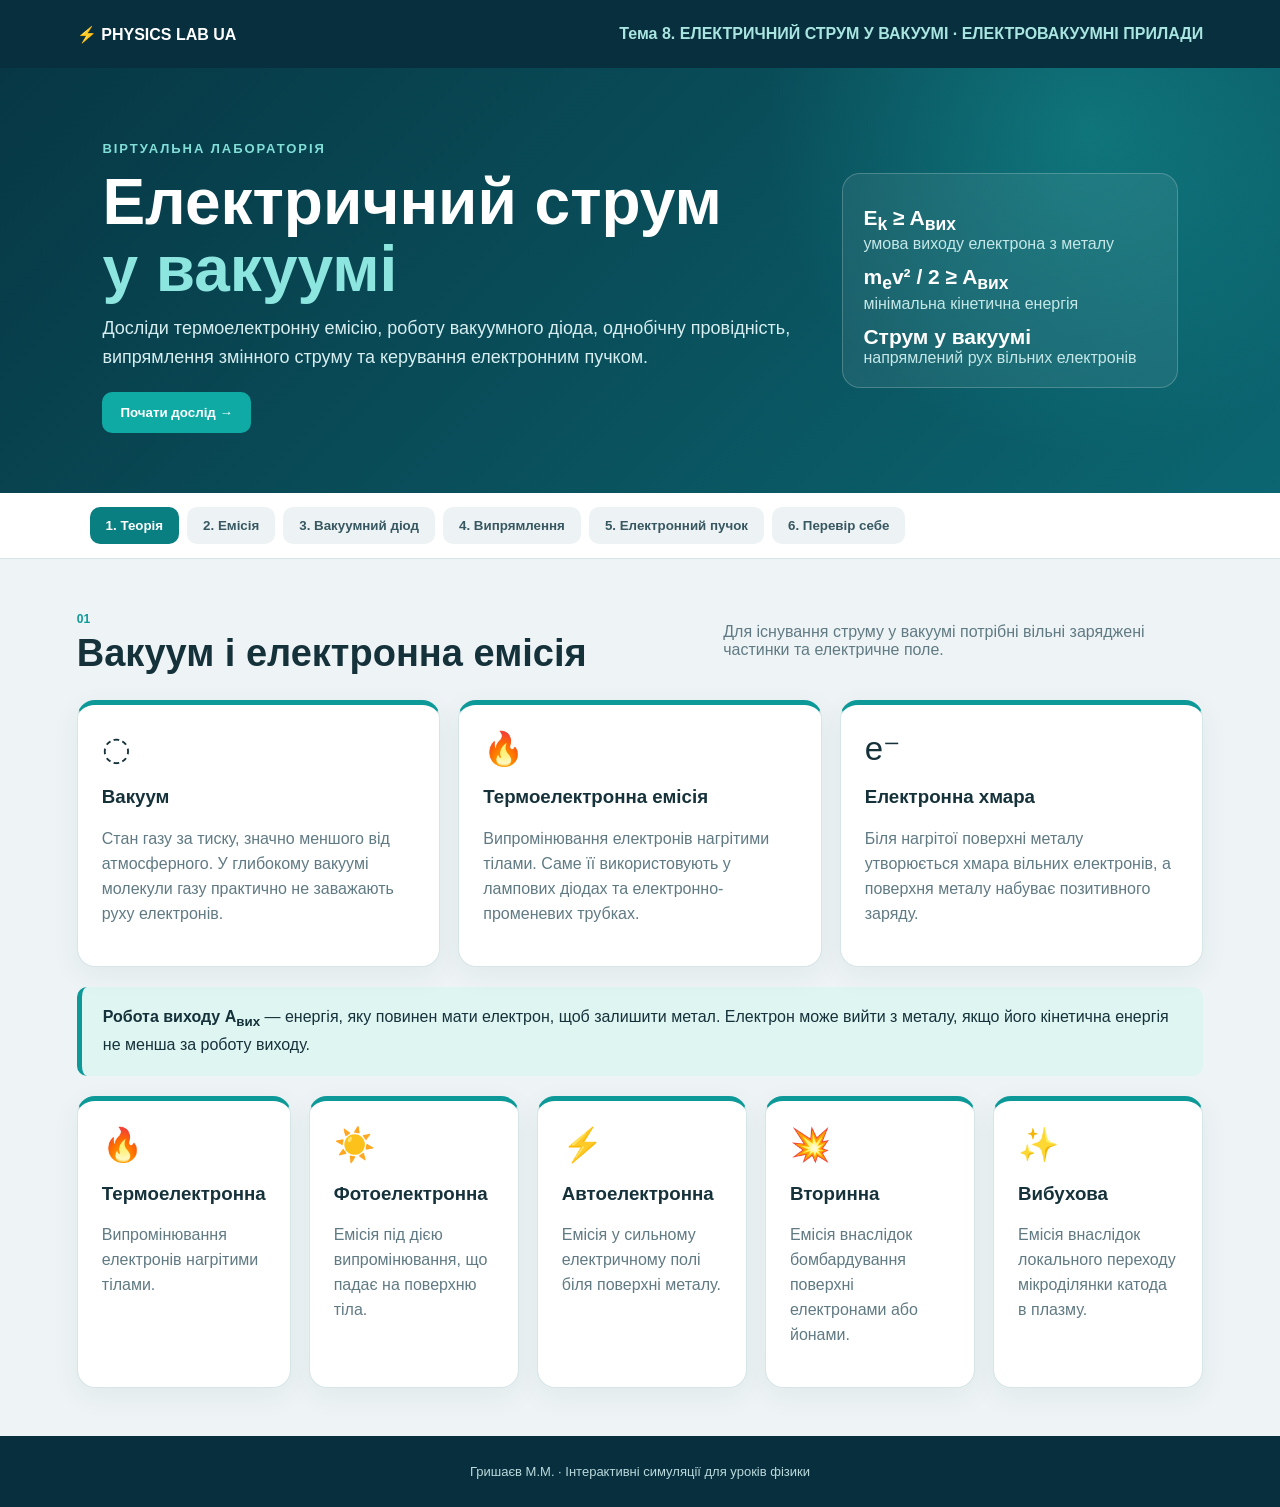
<file: physic-11/simulations/theme-8/index.html>
<!doctype html>
<html lang="uk">
<head>
  <meta charset="utf-8" />
  <meta name="viewport" content="width=device-width,initial-scale=1" />
  <title>Physics Lab UA — Електричний струм у вакуумі</title>
  <link rel="stylesheet" href="style.css" />
</head>
<body>
<header>
  <a href="#top">⚡ PHYSICS LAB UA</a>
  <span>Тема 8. ЕЛЕКТРИЧНИЙ СТРУМ У ВАКУУМІ · ЕЛЕКТРОВАКУУМНІ ПРИЛАДИ</span>
</header>

<main id="top">
  <section class="hero">
    <div>
      <p>ВІРТУАЛЬНА ЛАБОРАТОРІЯ</p>
      <h1>Електричний струм<br><em>у вакуумі</em></h1>
      <small>
        Досліди термоелектронну емісію, роботу вакуумного діода,
        однобічну провідність, випрямлення змінного струму та керування електронним пучком.
      </small>
      <button data-go="emission">Почати дослід →</button>
    </div>
    <aside>
      <b>E<sub>k</sub> ≥ A<sub>вих</sub></b>
      <span>умова виходу електрона з металу</span>
      <b>m<sub>e</sub>v² / 2 ≥ A<sub>вих</sub></b>
      <span>мінімальна кінетична енергія</span>
      <b>Струм у вакуумі</b>
      <span>напрямлений рух вільних електронів</span>
    </aside>
  </section>

  <nav>
    <button class="tab active" data-tab="theory">1. Теорія</button>
    <button class="tab" data-tab="emission">2. Емісія</button>
    <button class="tab" data-tab="diode">3. Вакуумний діод</button>
    <button class="tab" data-tab="rectifier">4. Випрямлення</button>
    <button class="tab" data-tab="beam">5. Електронний пучок</button>
    <button class="tab" data-tab="quiz">6. Перевір себе</button>
  </nav>

  <section id="theory" class="panel active-panel">
    <div class="title">
      <div><span>01</span><h2>Вакуум і електронна емісія</h2></div>
      <p>Для існування струму у вакуумі потрібні вільні заряджені частинки та електричне поле.</p>
    </div>

    <div class="cards">
      <article>
        <i>◌</i>
        <h3>Вакуум</h3>
        <p>Стан газу за тиску, значно меншого від атмосферного. У глибокому вакуумі молекули газу практично не заважають руху електронів.</p>
      </article>
      <article>
        <i>🔥</i>
        <h3>Термоелектронна емісія</h3>
        <p>Випромінювання електронів нагрітими тілами. Саме її використовують у лампових діодах та електронно-променевих трубках.</p>
      </article>
      <article>
        <i>e⁻</i>
        <h3>Електронна хмара</h3>
        <p>Біля нагрітої поверхні металу утворюється хмара вільних електронів, а поверхня металу набуває позитивного заряду.</p>
      </article>
    </div>

    <div class="note">
      <b>Робота виходу A<sub>вих</sub></b> — енергія, яку повинен мати електрон, щоб залишити метал.
      Електрон може вийти з металу, якщо його кінетична енергія не менша за роботу виходу.
    </div>

    <div class="uses emission-types">
      <article><i>🔥</i><h3>Термоелектронна</h3><p>Випромінювання електронів нагрітими тілами.</p></article>
      <article><i>☀️</i><h3>Фотоелектронна</h3><p>Емісія під дією випромінювання, що падає на поверхню тіла.</p></article>
      <article><i>⚡</i><h3>Автоелектронна</h3><p>Емісія у сильному електричному полі біля поверхні металу.</p></article>
      <article><i>💥</i><h3>Вторинна</h3><p>Емісія внаслідок бомбардування поверхні електронами або йонами.</p></article>
      <article><i>✨</i><h3>Вибухова</h3><p>Емісія внаслідок локального переходу мікроділянки катода в плазму.</p></article>
    </div>
  </section>

  <section id="emission" class="panel">
    <div class="title">
      <div><span>02</span><h2>Термоелектронна емісія</h2></div>
      <p>Змінюй температуру катода та роботу виходу і спостерігай утворення електронної хмари.</p>
    </div>

    <div class="grid">
      <article class="visual">
        <div class="cardtop">
          <h3>Нагрітий метал</h3>
          <span class="status" id="emissionStatus">Слабка емісія</span>
        </div>
        <canvas id="emissionCanvas" width="860" height="500"></canvas>
      </article>

      <aside class="controls">
        <h3>Параметри</h3>
        <label>
          <span>Температура катода <output id="tempOut">1200 °C</output></span>
          <input id="tempRange" type="range" min="500" max="2600" step="50" value="1200">
        </label>

        <label>
          <span>Робота виходу</span>
          <select id="metalSelect">
            <option value="2.5">Барій — 2,5 еВ</option>
            <option value="2.1">Стронцій — 2,1 еВ</option>
            <option value="4.5">Вольфрам — 4,5 еВ</option>
            <option value="4.7">Мідь — 4,7 еВ</option>
          </select>
        </label>

        <div class="energy-compare">
          <div class="energy-row">
            <span>Умовний рівень енергії електронів</span>
            <b id="thermalEnergyText">0,8 ум. од.</b>
            <div class="meter"><i id="thermalBar"></i></div>
          </div>
          <div class="energy-row">
            <span>Робота виходу A<sub>вих</sub></span>
            <b id="workOut">2,5 еВ</b>
            <div class="meter work"><i id="workBar"></i></div>
          </div>
        </div>

        <div class="threshold" id="thresholdBox">
          <b id="thresholdText">E<sub>умовн</sub> &lt; A<sub>вих</sub></b>
          <span id="thresholdCaption">Електронам важко залишити поверхню металу</span>
        </div>

        <div class="answer">
          <span>Що відбувається</span>
          <b id="emissionValue">Електрони переважно залишаються в металі</b>
          <small id="emissionExplain">Нагрій катод сильніше або обери метал із меншою роботою виходу.</small>
        </div>
      </aside>
    </div>
  </section>

  <section id="diode" class="panel">
    <div class="title">
      <div><span>03</span><h2>Вакуумний діод</h2></div>
      <p>Змінюй полярність і напругу між катодом та анодом.</p>
    </div>

    <div class="grid">
      <article class="visual">
        <div class="cardtop">
          <h3>Рух електронів у вакуумі</h3>
          <span id="biasText">Пряме ввімкнення</span>
        </div>
        <canvas id="diodeCanvas" width="860" height="500"></canvas>
      </article>

      <aside class="controls">
        <h3>Керування</h3>

        <label>
          <span>Напруга U <output id="diodeUOut">60 В</output></span>
          <input id="diodeURange" type="range" min="-100" max="100" step="5" value="60">
        </label>

        <label>
          <span>Нагрів катода <output id="heatOut">75 %</output></span>
          <input id="heatRange" type="range" min="0" max="100" value="75">
        </label>

        <div class="answer">
          <span>Сила анодного струму</span>
          <b id="diodeIOut">I = 6,00 мА</b>
          <small id="conductText">Електрони рухаються від катода до анода</small>
        </div>
      </aside>
    </div>

    <article class="visual graph-card">
      <div class="cardtop"><h3>Вольт-амперна характеристика вакуумного діода</h3></div>
      <canvas id="diodeGraph" width="1100" height="480"></canvas>
    </article>
  </section>

  <section id="rectifier" class="panel">
    <div class="title">
      <div><span>04</span><h2>Однопівперіодне випрямлення</h2></div>
      <p>Вакуумний діод пропускає струм лише під час одного півперіоду змінної напруги.</p>
    </div>

    <div class="grid">
      <article class="visual">
        <div class="cardtop">
          <h3>Змінна напруга та струм у колі</h3>
          <span id="rectText">Діод відкритий</span>
        </div>
        <canvas id="rectCanvas" width="860" height="520"></canvas>
      </article>

      <aside class="controls">
        <h3>Параметри</h3>
        <label>
          <span>Амплітуда U<sub>m</sub> <output id="ampOut">80 В</output></span>
          <input id="ampRange" type="range" min="20" max="120" value="80">
        </label>
        <label>
          <span>Частота f <output id="freqOut">1,0 Гц</output></span>
          <input id="freqRange" type="range" min="0.5" max="3" step="0.1" value="1">
        </label>

        <div class="answer">
          <span>Поточний стан кола</span>
          <b id="rectState">Пряме ввімкнення — струм проходить</b>
          <small id="rectExplain">Анод позитивний відносно катода: електрони летять до анода.</small>
        </div>
        <div class="legend">
          <span>🟣 верхній графік — вхідна змінна напруга U(t)</span>
          <span>🟢 нижній графік — струм після діода I(t)</span>
          <span>🔴 вертикальна лінія — поточний момент часу</span>
        </div>
      </aside>
    </div>
  </section>

  <section id="beam" class="panel">
    <div class="title">
      <div><span>05</span><h2>Електронний пучок і ЕПТ</h2></div>
      <p>Керуй відхиленням електронного пучка горизонтальними та вертикальними пластинами.</p>
    </div>

    <div class="grid">
      <article class="visual">
        <div class="cardtop">
          <h3>Спрощена модель електронно-променевої трубки</h3>
          <span id="spotText">Світна точка в центрі</span>
        </div>
        <canvas id="beamCanvas" width="1000" height="520"></canvas>
      </article>

      <aside class="controls">
        <h3>Керувальні пластини</h3>

        <label>
          <span>Вертикальне відхилення <output id="vDefOut">0</output></span>
          <input id="vDefRange" type="range" min="-100" max="100" value="0">
        </label>

        <label>
          <span>Горизонтальне відхилення <output id="hDefOut">0</output></span>
          <input id="hDefRange" type="range" min="-100" max="100" value="0">
        </label>

        <label>
          <span>Прискорювальна напруга <output id="accOut">8 кВ</output></span>
          <input id="accRange" type="range" min="2" max="15" step="1" value="8">
        </label>

        <div class="answer">
          <span>Положення плями</span>
          <b id="beamPos">x = 0; y = 0</b>
          <small>Знак напруги на пластинах визначає напрям відхилення.</small>
        </div>
      </aside>
    </div>

    <div class="note">
      <b>Властивості електронних пучків:</b> нагрівають тіла при потраплянні на поверхню,
      викликають рентгенівське випромінювання при швидкому гальмуванні,
      спричиняють світіння люмінофорів та відхиляються електричним і магнітним полями.
    </div>
  </section>

  <section id="quiz" class="panel">
    <div class="title">
      <div><span>06</span><h2>Перевір себе</h2></div>
      <p>Сім запитань за матеріалом теми.</p>
    </div>

    <div id="quizBox" class="quiz"></div>
    <div class="actions">
      <button id="check">Перевірити</button>
      <button id="reset">Ще раз</button>
      <b id="result"></b>
    </div>
  </section>
</main>

<footer>Гришаєв М.М. · Інтерактивні симуляції для уроків фізики</footer>
<script src="app.js"></script>
</body>
</html>
</file>
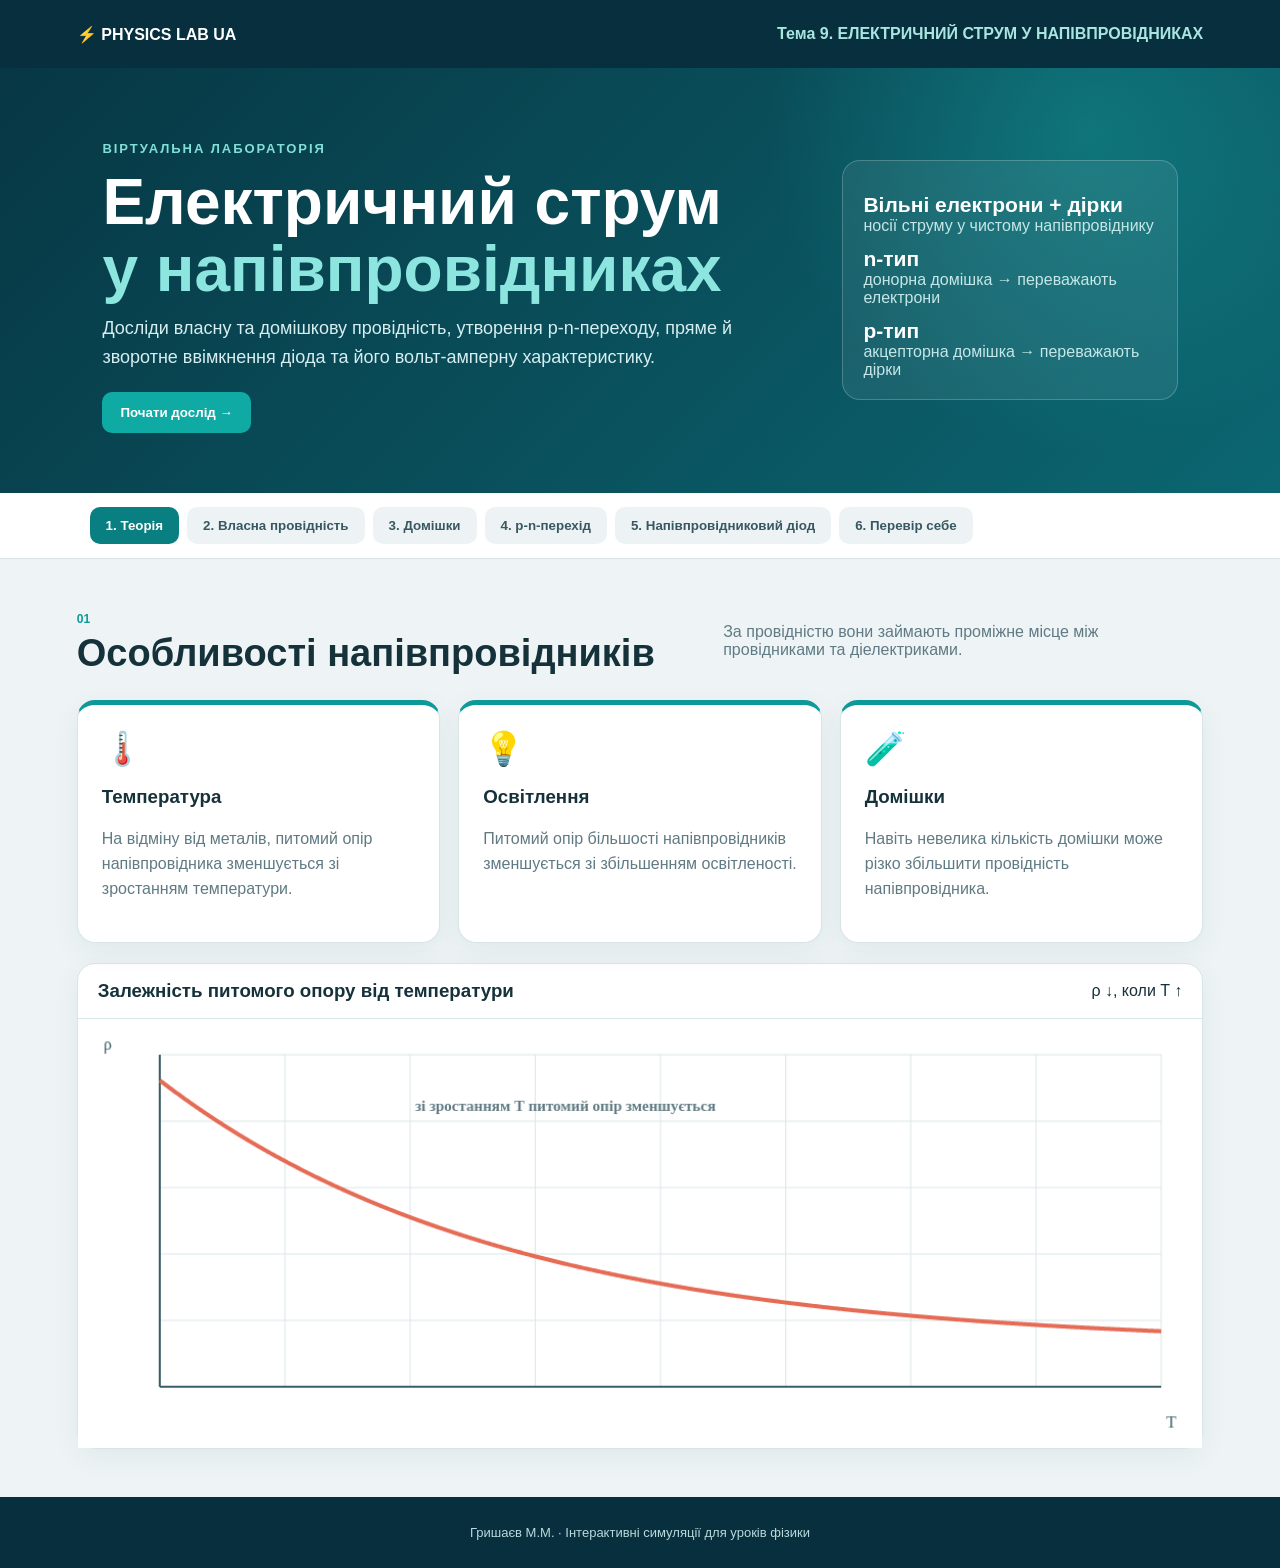
<file: physic-11/simulations/theme-9/index.html>
<!doctype html>
<html lang="uk">
<head>
  <meta charset="utf-8" />
  <meta name="viewport" content="width=device-width,initial-scale=1" />
  <title>Physics Lab UA — Електричний струм у напівпровідниках</title>
  <link rel="stylesheet" href="style.css" />
</head>
<body>
<header>
  <a href="#top">⚡ PHYSICS LAB UA</a>
  <span>Тема 9. ЕЛЕКТРИЧНИЙ СТРУМ У НАПІВПРОВІДНИКАХ</span>
</header>

<main id="top">
  <section class="hero">
    <div>
      <p>ВІРТУАЛЬНА ЛАБОРАТОРІЯ</p>
      <h1>Електричний струм<br><em>у напівпровідниках</em></h1>
      <small>
        Досліди власну та домішкову провідність, утворення p-n-переходу,
        пряме й зворотне ввімкнення діода та його вольт-амперну характеристику.
      </small>
      <button data-go="intrinsic">Почати дослід →</button>
    </div>
    <aside>
      <b>Вільні електрони + дірки</b>
      <span>носії струму у чистому напівпровіднику</span>
      <b>n-тип</b>
      <span>донорна домішка → переважають електрони</span>
      <b>p-тип</b>
      <span>акцепторна домішка → переважають дірки</span>
    </aside>
  </section>

  <nav>
    <button class="tab active" data-tab="theory">1. Теорія</button>
    <button class="tab" data-tab="intrinsic">2. Власна провідність</button>
    <button class="tab" data-tab="doping">3. Домішки</button>
    <button class="tab" data-tab="junction">4. p-n-перехід</button>
    <button class="tab" data-tab="diode">5. Напівпровідниковий діод</button>
    <button class="tab" data-tab="quiz">6. Перевір себе</button>
  </nav>

  <section id="theory" class="panel active-panel">
    <div class="title">
      <div><span>01</span><h2>Особливості напівпровідників</h2></div>
      <p>За провідністю вони займають проміжне місце між провідниками та діелектриками.</p>
    </div>

    <div class="cards">
      <article>
        <i>🌡️</i>
        <h3>Температура</h3>
        <p>На відміну від металів, питомий опір напівпровідника зменшується зі зростанням температури.</p>
      </article>
      <article>
        <i>💡</i>
        <h3>Освітлення</h3>
        <p>Питомий опір більшості напівпровідників зменшується зі збільшенням освітленості.</p>
      </article>
      <article>
        <i>🧪</i>
        <h3>Домішки</h3>
        <p>Навіть невелика кількість домішки може різко збільшити провідність напівпровідника.</p>
      </article>
    </div>

    <article class="visual graph-card">
      <div class="cardtop">
        <h3>Залежність питомого опору від температури</h3>
        <span>ρ ↓, коли T ↑</span>
      </div>
      <canvas id="rhoGraph" width="1100" height="420"></canvas>
    </article>
  </section>

  <section id="intrinsic" class="panel">
    <div class="title">
      <div><span>02</span><h2>Власна провідність напівпровідника</h2></div>
      <p>Нагрівання руйнує частину ковалентних зв’язків, утворюючи пари «вільний електрон — дірка».</p>
    </div>

    <div class="grid">
      <article class="visual">
        <div class="cardtop">
          <h3>Кристал чистого силіцію</h3>
          <span id="pairStatus">Мало вільних носіїв</span>
        </div>
        <canvas id="intrinsicCanvas" width="900" height="520"></canvas>
      </article>

      <aside class="controls">
        <h3>Параметри</h3>
        <label>
          <span>Температура <output id="tempOut">300 K</output></span>
          <input id="tempRange" type="range" min="250" max="800" step="10" value="300">
        </label>

        <label>
          <span>Електричне поле <output id="fieldOut">0 %</output></span>
          <input id="fieldRange" type="range" min="0" max="100" value="0">
        </label>

        <div class="answer">
          <span>Кількість пар носіїв</span>
          <b id="pairCount">2</b>
          <small>У чистому напівпровіднику кількість вільних електронів і дірок однакова.</small>
        </div>

        <div class="legend">
          <span><i class="swatch electron"></i>вільні електрони</span>
          <span><i class="swatch hole"></i>дірки</span>
          <span><i class="swatch silicon"></i>атоми Si</span>
        </div>
      </aside>
    </div>

    <div class="note">
      <b>Власна провідність</b> — провідність чистого напівпровідника, зумовлена рухом
      однакової кількості вільних електронів і дірок.
    </div>
  </section>

  <section id="doping" class="panel">
    <div class="title">
      <div><span>03</span><h2>Домішкова провідність</h2></div>
      <p>Порівняй донорну та акцепторну домішки в кристалі силіцію.</p>
    </div>

    <div class="grid">
      <article class="visual">
        <div class="cardtop">
          <h3>Домішка у кристалі</h3>
          <span id="dopingType">n-тип</span>
        </div>
        <canvas id="dopingCanvas" width="900" height="520"></canvas>
      </article>

      <aside class="controls">
        <h3>Вибір домішки</h3>

        <label>
          <span>Тип</span>
          <select id="dopantSelect">
            <option value="donor">Донорна — Арсен (As)</option>
            <option value="acceptor">Акцепторна — Індій (In)</option>
          </select>
        </label>

        <label>
          <span>Концентрація домішки <output id="dopantOut">20 %</output></span>
          <input id="dopantRange" type="range" min="0" max="100" value="20">
        </label>

        <div class="answer">
          <span>Основні носії струму</span>
          <b id="mainCarrier">Електрони</b>
          <small id="dopantExplain">Донорна домішка додає до кристала вільні електрони.</small>
        </div>

        <div class="legend">
          <span><i class="swatch silicon"></i>атом Si</span>
          <span id="dopantLegend"><i class="swatch donor"></i>атом донорної домішки As</span>
          <span id="carrierLegend"><i class="swatch electron"></i>додаткові вільні електрони</span>
        </div>
      </aside>
    </div>

    <div class="compare">
      <article>
        <h3>n-тип</h3>
        <p><b>Донорна домішка</b> має більшу валентність. З’являються додаткові вільні електрони.</p>
      </article>
      <article>
        <h3>p-тип</h3>
        <p><b>Акцепторна домішка</b> має меншу валентність. З’являються додаткові дірки.</p>
      </article>
    </div>
  </section>

  <section id="junction" class="panel">
    <div class="title">
      <div><span>04</span><h2>Як утворюється p-n-перехід</h2></div>
      <p>Простеж за дифузією носіїв та утворенням запірного шару.</p>
    </div>

    <div class="grid">
      <article class="visual">
        <div class="cardtop">
          <h3>Формування p-n-переходу</h3>
          <button id="restartJunction" class="mini-btn">Запустити знову</button>
        </div>
        <canvas id="junctionCanvas" width="900" height="520"></canvas>
      </article>

      <aside class="controls">
        <h3>Етап процесу</h3>
        <input id="junctionRange" type="range" min="0" max="100" value="0">
        <div class="answer">
          <span id="junctionStage">1. Контакт p- і n-ділянок</span>
          <b id="junctionState">Починається дифузія носіїв</b>
          <small id="junctionExplain">Електрони з n-ділянки та дірки з p-ділянки рухаються до межі.</small>
        </div>

        <div class="legend">
          <span><i class="swatch hole"></i>дірки в p-ділянці</span>
          <span><i class="swatch electron"></i>електрони в n-ділянці</span>
          <span><i class="swatch acceptor-ion"></i>нерухомі негативні йони у p-частині запірного шару</span>
          <span><i class="swatch donor-ion"></i>нерухомі позитивні йони у n-частині запірного шару</span>
        </div>
      </aside>
    </div>
  </section>

  <section id="diode" class="panel">
    <div class="title">
      <div><span>05</span><h2>Напівпровідниковий діод</h2></div>
      <p>Змінюй напругу та спостерігай, як змінюється ширина запірного шару і сила струму.</p>
    </div>

    <div class="grid">
      <article class="visual">
        <div class="cardtop">
          <h3>Пряме і зворотне ввімкнення</h3>
          <span id="biasMode">Пряме ввімкнення</span>
        </div>
        <canvas id="diodeCanvas" width="900" height="520"></canvas>
      </article>

      <aside class="controls">
        <h3>Напруга на діоді</h3>
        <label>
          <span>U <output id="diodeUOut">0,50 В</output></span>
          <input id="diodeURange" type="range" min="-5" max="1" step="0.05" value="0.5">
        </label>

        <div class="answer diode-state">
          <span>Що відбувається</span>
          <b id="diodeIOut">Струм проходить</b>
          <small id="diodeExplain">Запірний шар звужується, основні носії рухаються до p-n-переходу.</small>
        </div>

        <div class="diode-direction" id="diodeDirection">
          <div><span>Рух електронів</span><b id="electronDirection">n → p</b></div>
          <div><span>Рух дірок</span><b id="holeDirection">p → n</b></div>
          <div><span>Умовний струм</span><b id="currentDirection">p → n</b></div>
        </div>

        <div class="mini-facts">
          <div><span>Полярність</span><b id="polarityText">p → +, n → −</b></div>
          <div><span>Струм</span><b id="currentText">великий</b></div>
        </div>

        <div class="barrier">
          <span>Ширина запірного шару</span>
          <div><i id="barrierBar"></i></div>
        </div>

        <div class="legend diode-legend">
          <span><i class="legend-symbol region-p"></i><b>p-ділянка</b> - область з переважно дірковою провідністю</span>
          <span><i class="legend-symbol region-n"></i><b>n-ділянка</b> - область з переважно електронною провідністю</span>
          <span><i class="legend-symbol hole-symbol">+</i><b>Дірка</b> - основний носій струму в p-ділянці</span>
          <span><i class="legend-symbol electron-symbol">−</i><b>Електрон</b> - основний носій струму в n-ділянці</span>
          <span><i class="legend-symbol acceptor-symbol">−</i><b>Нерухомий негативний йон</b> - у p-частині запірного шару</span>
          <span><i class="legend-symbol donor-symbol">+</i><b>Нерухомий позитивний йон</b> - у n-частині запірного шару</span>
          <span><i class="legend-symbol depletion-symbol"></i><b>Запірний шар</b> - область біля p-n-переходу з дуже малою кількістю вільних носіїв</span>
          <span><i class="legend-arrow"></i><b>Напрям умовного струму через діод</b> - при прямому ввімкненні p → n, при зворотному n → p</span>
        </div>
      </aside>
    </div>

    <article class="visual graph-card">
      <div class="cardtop">
        <h3>Вольт-амперна характеристика напівпровідникового діода</h3>
        <span>Прямий струм — мА · зворотний струм — мкА</span>
      </div>
      <canvas id="diodeGraph" width="1100" height="500"></canvas>
    </article>

    <div class="note">
      <b>Зверни увагу.</b> У прямому напрямку струм різко зростає після подолання
      бар’єра p-n-переходу. У зворотному напрямку тече дуже малий струм, доки
      не досягнуто напруги пробою.
    </div>
  </section>

  <section id="quiz" class="panel">
    <div class="title">
      <div><span>06</span><h2>Перевір себе</h2></div>
      <p>Вісім запитань за матеріалом теми.</p>
    </div>

    <div id="quizBox" class="quiz"></div>
    <div class="actions">
      <button id="check">Перевірити</button>
      <button id="reset">Ще раз</button>
      <b id="result"></b>
    </div>
  </section>
</main>

<footer>Гришаєв М.М. · Інтерактивні симуляції для уроків фізики</footer>
<script src="app.js"></script>
</body>
</html>
</file>
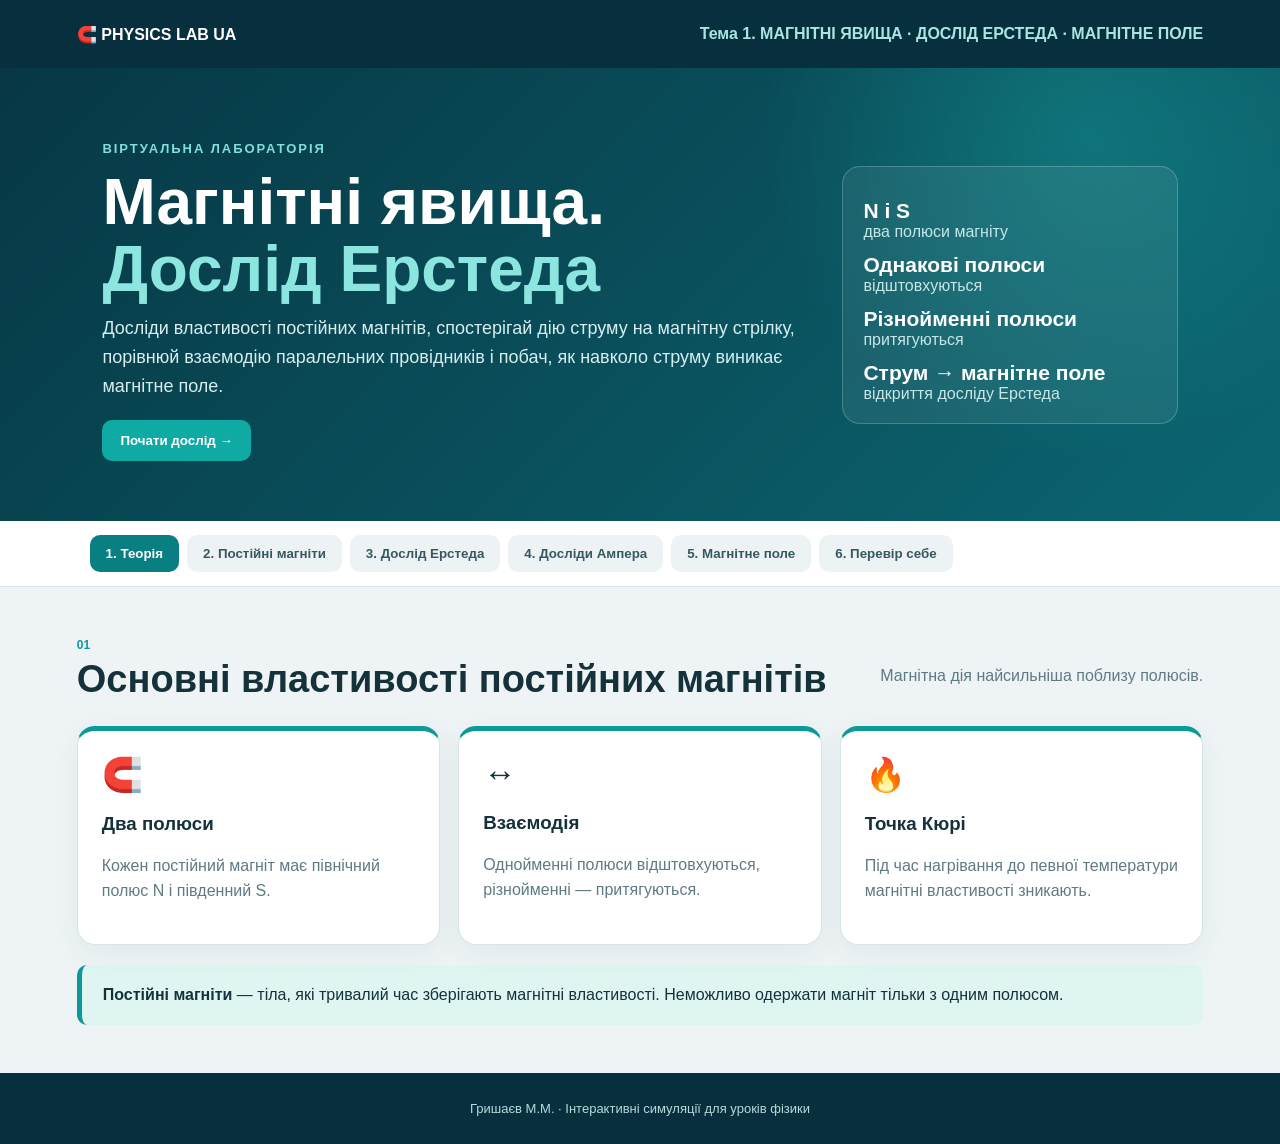
<file: physic-9/simulations/theme-1/index.html>
<!doctype html>
<html lang="uk">
<head>
  <meta charset="utf-8" />
  <meta name="viewport" content="width=device-width,initial-scale=1" />
  <title>Physics Lab UA — Магнітні явища. Дослід Ерстеда. Магнітне поле</title>
  <link rel="stylesheet" href="style.css" />
</head>
<body>
<header>
  <a href="#top">🧲 PHYSICS LAB UA</a>
  <span>Тема 1. МАГНІТНІ ЯВИЩА · ДОСЛІД ЕРСТЕДА · МАГНІТНЕ ПОЛЕ</span>
</header>

<main id="top">
  <section class="hero">
    <div>
      <p>ВІРТУАЛЬНА ЛАБОРАТОРІЯ</p>
      <h1>Магнітні явища.<br><em>Дослід Ерстеда</em></h1>
      <small>
        Досліди властивості постійних магнітів, спостерігай дію струму
        на магнітну стрілку, порівнюй взаємодію паралельних провідників
        і побач, як навколо струму виникає магнітне поле.
      </small>
      <button data-go="magnets">Почати дослід →</button>
    </div>
    <aside>
      <b>N і S</b><span>два полюси магніту</span>
      <b>Однакові полюси</b><span>відштовхуються</span>
      <b>Різнойменні полюси</b><span>притягуються</span>
      <b>Струм → магнітне поле</b><span>відкриття досліду Ерстеда</span>
    </aside>
  </section>

  <nav>
    <button class="tab active" data-tab="theory">1. Теорія</button>
    <button class="tab" data-tab="magnets">2. Постійні магніти</button>
    <button class="tab" data-tab="oersted">3. Дослід Ерстеда</button>
    <button class="tab" data-tab="ampere">4. Досліди Ампера</button>
    <button class="tab" data-tab="field">5. Магнітне поле</button>
    <button class="tab" data-tab="quiz">6. Перевір себе</button>
  </nav>

  <section id="theory" class="panel active-panel">
    <div class="title">
      <div><span>01</span><h2>Основні властивості постійних магнітів</h2></div>
      <p>Магнітна дія найсильніша поблизу полюсів.</p>
    </div>

    <div class="cards">
      <article><i>🧲</i><h3>Два полюси</h3><p>Кожен постійний магніт має північний полюс N і південний S.</p></article>
      <article><i>↔️</i><h3>Взаємодія</h3><p>Однойменні полюси відштовхуються, різнойменні — притягуються.</p></article>
      <article><i>🔥</i><h3>Точка Кюрі</h3><p>Під час нагрівання до певної температури магнітні властивості зникають.</p></article>
    </div>

    <div class="note">
      <b>Постійні магніти</b> — тіла, які тривалий час зберігають магнітні властивості.
      Неможливо одержати магніт тільки з одним полюсом.
    </div>
  </section>

  <section id="magnets" class="panel">
    <div class="title">
      <div><span>02</span><h2>Взаємодія постійних магнітів</h2></div>
      <p>Змінюй полюси та відстань між магнітами.</p>
    </div>

    <div class="grid">
      <article class="visual">
        <div class="cardtop"><h3>Два штабові магніти</h3><span id="magnetState">Різнойменні полюси — притягання</span></div>
        <canvas id="magnetCanvas" width="900" height="500"></canvas>
      </article>

      <aside class="controls">
        <h3>Параметри</h3>
        <label><span>Полюс лівого магніту, повернений до центра</span>
          <select id="leftPole"><option value="N">N</option><option value="S">S</option></select>
        </label>
        <label><span>Полюс правого магніту, повернений до центра</span>
          <select id="rightPole"><option value="S">S</option><option value="N">N</option></select>
        </label>
        <label><span>Відстань <output id="distanceOut">140 ум. од.</output></span>
          <input id="distanceRange" type="range" min="70" max="240" value="140">
        </label>

        <div class="answer">
          <span>Результат</span><b id="forceResult">Магніти притягуються</b>
          <small id="forceHint">Різнойменні полюси N і S.</small>
        </div>

        <div class="legend">
          <span><i class="swatch north"></i><b>N</b> — північний полюс</span>
          <span><i class="swatch south"></i><b>S</b> — південний полюс</span>
          <span><i class="legend-arrow force"></i><b>Стрілки</b> — напрям взаємодії</span>
        </div>
      </aside>
    </div>

    <article class="visual graph-card">
      <div class="cardtop"><h3>Нагрівання магніту і точка Кюрі</h3></div>
      <div class="curie-wrap">
        <label><span>Матеріал</span>
          <select id="curieSelect">
            <option value="770">Залізо — 770 °C</option>
            <option value="1127">Кобальт — 1127 °C</option>
            <option value="354">Нікель — 354 °C</option>
          </select>
        </label>
        <label><span>Температура <output id="curieTempOut">20 °C</output></span>
          <input id="curieTemp" type="range" min="20" max="1200" value="20">
        </label>
        <div class="curie-status"><b id="curieState">Магнітні властивості зберігаються</b><span id="curieHint">T < TКюрі</span></div>
      </div>
    </article>
  </section>

  <section id="oersted" class="panel">
    <div class="title">
      <div><span>03</span><h2>Дослід Ерстеда</h2></div>
      <p>Струм у провіднику створює магнітне поле, яке повертає магнітну стрілку.</p>
    </div>

    <div class="grid">
      <article class="visual">
        <div class="cardtop">
          <h3>Провідник над магнітною стрілкою</h3>
          <label class="switch"><input id="currentSwitch" type="checkbox"><span></span><b id="switchText">Струму немає</b></label>
        </div>
        <canvas id="oerstedCanvas" width="900" height="520"></canvas>
      </article>

      <aside class="controls">
        <h3>Керування струмом</h3>
        <label><span>Сила струму I <output id="currentOut">2,0 А</output></span>
          <input id="currentRange" type="range" min="0.2" max="8" step="0.2" value="2">
        </label>
        <label><span>Напрям струму</span>
          <select id="currentDirectionSelect">
            <option value="right">зліва → вправо</option>
            <option value="left">справа → вліво</option>
          </select>
        </label>

        <div class="answer">
          <span>Спостереження</span><b id="needleResult">Стрілка орієнтована північ–південь</b>
          <small id="needleHint">Замкни коло, щоб побачити відхилення.</small>
        </div>
        <div class="oersted-facts">
          <div><span>Напрям струму</span><b id="oerstedCurrentText">зліва → вправо</b></div>
          <div><span>Поле біля компаса</span><b id="oerstedFieldText">немає поля струму</b></div>
          <div><span>Кут між стрілкою і провідником</span><b id="oerstedDeflectText">0°</b></div>
        </div>

        <div class="legend">
          <span><i class="swatch north"></i><b>N</b> — північний кінець стрілки</span>
          <span><i class="swatch south"></i><b>S</b> — південний кінець стрілки</span>
          <span><i class="legend-arrow current"></i><b>I</b> — напрям електричного струму</span>
          <span><i class="field-ring"></i><b>Лінії поля</b> — магнітне поле навколо провідника</span>
        </div>
      </aside>
    </div>
  </section>

  <section id="ampere" class="panel">
    <div class="title">
      <div><span>04</span><h2>Досліди Ампера</h2></div>
      <p>Паралельні провідники зі струмом взаємодіють через магнітні поля.</p>
    </div>

    <div class="grid">
      <article class="visual">
        <div class="cardtop"><h3>Два паралельні провідники</h3><span id="ampereState">Струми одного напрямку — притягання</span></div>
        <canvas id="ampereCanvas" width="900" height="520"></canvas>
      </article>

      <aside class="controls">
        <h3>Напрям струмів</h3>
        <label><span>Провідник 1</span>
          <select id="wire1"><option value="up">↑ вгору</option><option value="down">↓ вниз</option></select>
        </label>
        <label><span>Провідник 2</span>
          <select id="wire2"><option value="up">↑ вгору</option><option value="down">↓ вниз</option></select>
        </label>
        <label><span>Сила струму <output id="ampereCurrentOut">3,0 А</output></span>
          <input id="ampereCurrent" type="range" min="0.5" max="8" step="0.5" value="3">
        </label>

        <div class="answer">
          <span>Результат</span><b id="ampereResult">Провідники притягуються</b>
          <small id="ampereHint">Струми течуть в одному напрямку.</small>
        </div>

        <div class="legend">
          <span><i class="wire-symbol"></i><b>Сірі смуги</b> — провідники</span>
          <span><i class="legend-arrow current"></i><b>Червоні стрілки</b> — напрям струму</span>
          <span><i class="legend-arrow force"></i><b>Бірюзові стрілки</b> — напрям сили взаємодії</span>
        </div>
      </aside>
    </div>
  </section>

  <section id="field" class="panel">
    <div class="title">
      <div><span>05</span><h2>Магнітне поле</h2></div>
      <p>Магнітне поле існує навколо намагнічених тіл, провідників зі струмом і рухомих заряджених частинок.</p>
    </div>

    <div class="grid">
      <article class="visual">
        <div class="cardtop"><h3>Поле прямого провідника зі струмом</h3><span id="fieldDirectionText">Напрям поля відповідає напряму струму</span></div>
        <canvas id="fieldCanvas" width="900" height="520"></canvas>
      </article>

      <aside class="controls">
        <h3>Модель</h3>
        <label><span>Джерело магнітного поля</span>
          <select id="fieldSource">
            <option value="wire">Прямий провідник зі струмом</option>
            <option value="magnet">Постійний магніт</option>
          </select>
        </label>
        <label id="fieldDirectionLabel"><span>Напрям струму</span>
          <select id="fieldCurrentDirection">
            <option value="out">із площини екрана ⊙</option>
            <option value="in">у площину екрана ⊗</option>
          </select>
        </label>
        <label><span>Сила струму <output id="fieldCurrentOut">3,0 А</output></span>
          <input id="fieldCurrent" type="range" min="0.5" max="8" step="0.5" value="3">
        </label>

        <div class="answer">
          <span>Спостереження</span><b id="fieldResult">Лінії поля йдуть проти годинникової стрілки</b>
          <small id="fieldHint">Чим більший струм, тим сильніше магнітне поле.</small>
        </div>

        <div class="field-strength" id="fieldStrengthBox">
          <span>Умовна інтенсивність магнітного поля</span>
          <div><i id="fieldStrengthBar"></i></div>
          <b id="fieldStrengthText">слабке</b>
        </div>

        <div class="legend">
          <span><i class="field-dot">⊙</i><b>⊙</b> — струм із площини екрана</span>
          <span><i class="field-dot">⊗</i><b>⊗</b> — струм у площину екрана</span>
          <span><i class="field-ring"></i><b>Кола</b> — лінії магнітного поля</span>
        </div>
      </aside>
    </div>

    <div class="note">
      <b>Магнітне поле</b> — форма матерії, яка існує навколо намагнічених тіл,
      провідників зі струмом, рухомих заряджених тіл і частинок та діє на інші
      намагнічені тіла, провідники зі струмом і рухомі заряджені частинки.
    </div>
  </section>

  <section id="quiz" class="panel">
    <div class="title"><div><span>06</span><h2>Перевір себе</h2></div><p>Вісім запитань за матеріалом теми.</p></div>
    <div id="quizBox" class="quiz"></div>
    <div class="actions"><button id="check">Перевірити</button><button id="reset">Ще раз</button><b id="result"></b></div>
  </section>
</main>

<footer>Гришаєв М.М. · Інтерактивні симуляції для уроків фізики</footer>
<script src="app.js"></script>
</body>
</html>
</file>
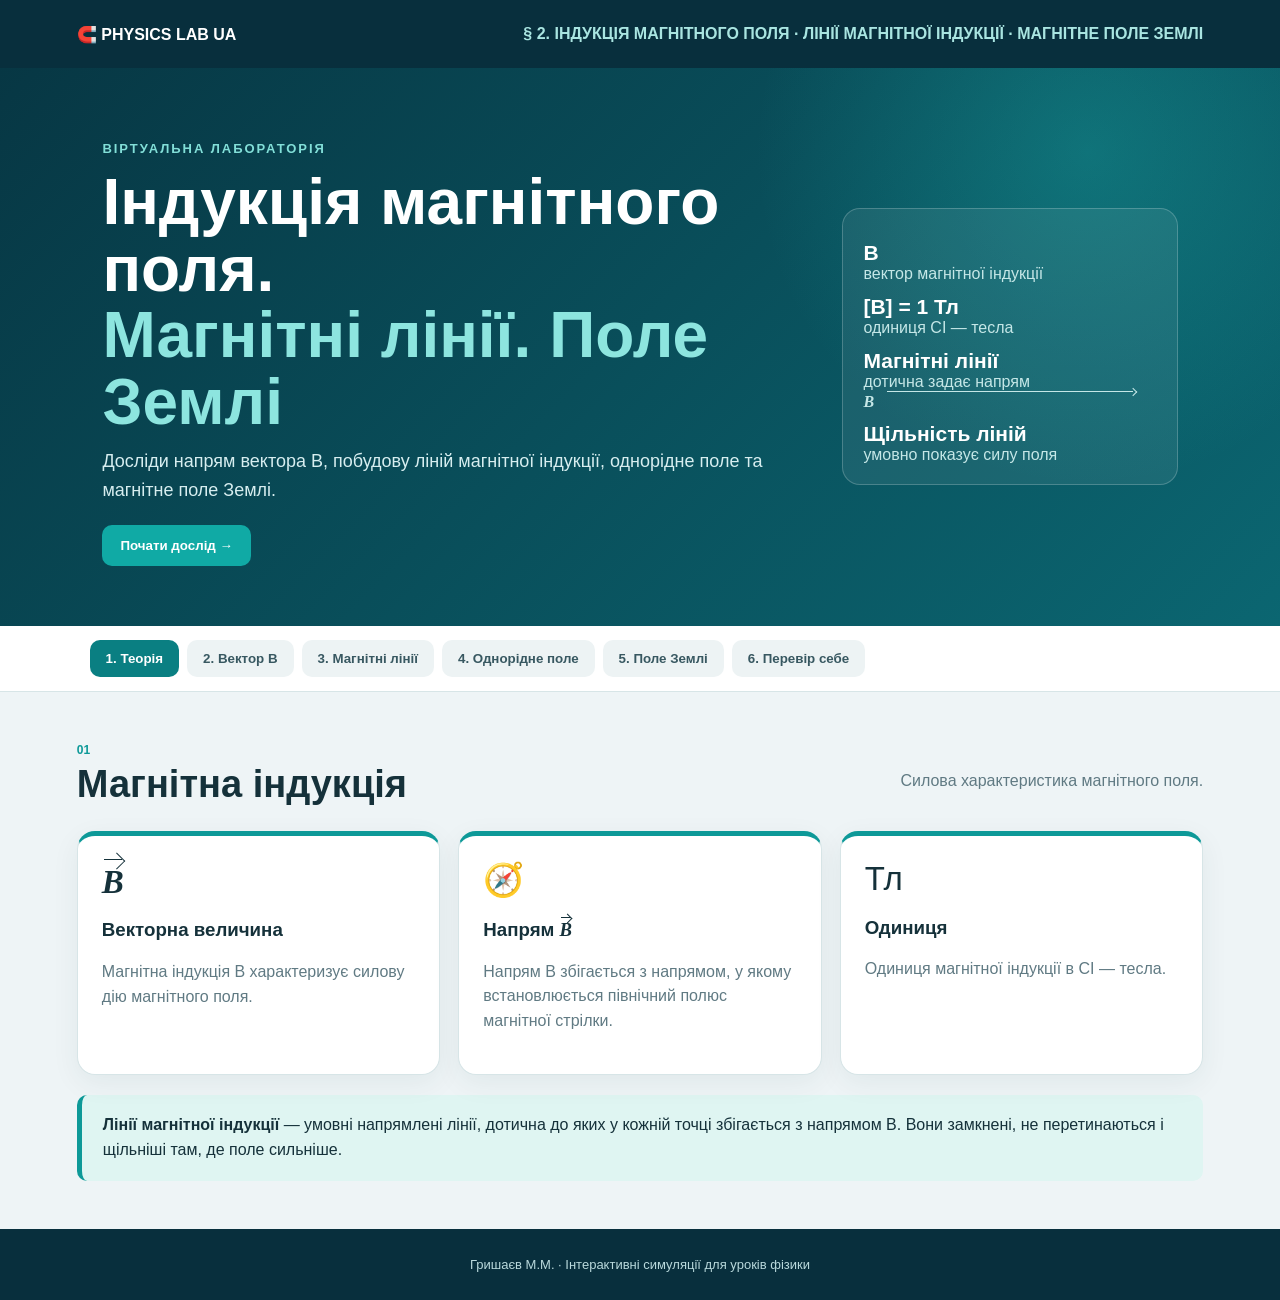
<file: physic-9/simulations/theme-2/index.html>
<!doctype html>
<html lang="uk"><head><meta charset="utf-8"><meta name="viewport" content="width=device-width,initial-scale=1"><title>Physics Lab UA — Індукція магнітного поля</title><link rel="stylesheet" href="style.css"></head>
<body><header><a href="#top">🧲 PHYSICS LAB UA</a><span>§ 2. ІНДУКЦІЯ МАГНІТНОГО ПОЛЯ · ЛІНІЇ МАГНІТНОЇ ІНДУКЦІЇ · МАГНІТНЕ ПОЛЕ ЗЕМЛІ</span></header>
<main id="top">
<section class="hero"><div><p>ВІРТУАЛЬНА ЛАБОРАТОРІЯ</p><h1>Індукція магнітного поля.<br><em>Магнітні лінії. Поле Землі</em></h1><small>Досліди напрям вектора B, побудову ліній магнітної індукції, однорідне поле та магнітне поле Землі.</small><button data-go="induction">Почати дослід →</button></div><aside><b>B</b><span>вектор магнітної індукції</span><b>[B] = 1 Тл</b><span>одиниця СІ — тесла</span><b>Магнітні лінії</b><span>дотична задає напрям <span class="vecB">B</span></span><b>Щільність ліній</b><span>умовно показує силу поля</span></aside></section>
<nav><button class="tab active" data-tab="theory">1. Теорія</button><button class="tab" data-tab="induction">2. Вектор B</button><button class="tab" data-tab="fieldlines">3. Магнітні лінії</button><button class="tab" data-tab="uniform">4. Однорідне поле</button><button class="tab" data-tab="earth">5. Поле Землі</button><button class="tab" data-tab="quiz">6. Перевір себе</button></nav>
<section id="theory" class="panel active-panel"><div class="title"><div><span>01</span><h2>Магнітна індукція</h2></div><p>Силова характеристика магнітного поля.</p></div><div class="cards"><article><i><span class="vecB">B</span></i><h3>Векторна величина</h3><p>Магнітна індукція B характеризує силову дію магнітного поля.</p></article><article><i>🧭</i><h3>Напрям <span class="vecB">B</span></h3><p>Напрям B збігається з напрямом, у якому встановлюється північний полюс магнітної стрілки.</p></article><article><i>Тл</i><h3>Одиниця</h3><p>Одиниця магнітної індукції в СІ — тесла.</p></article></div><div class="note"><b>Лінії магнітної індукції</b> — умовні напрямлені лінії, дотична до яких у кожній точці збігається з напрямом B. Вони замкнені, не перетинаються і щільніші там, де поле сильніше.</div></section>
<section id="induction" class="panel"><div class="title"><div><span>02</span><h2>Напрям вектора B</h2></div><p>Переміщуй магнітну стрілку навколо штабового магніту.</p></div><div class="grid"><article class="visual"><div class="cardtop"><h3>Магнітна стрілка в полі магніту</h3><span>Північний кінець показує напрям B</span></div><canvas id="inductionCanvas" width="920" height="540"></canvas></article><aside class="controls"><h3>Положення стрілки</h3><label><span>X <output id="needleXOut">70 %</output></span><input id="needleX" type="range" min="10" max="90" value="70"></label><label><span>Y <output id="needleYOut">25 %</output></span><input id="needleY" type="range" min="10" max="90" value="25"></label><div class="answer"><span>У цій точці</span><b>B напрямлений по дотичній</b><small id="bStrengthText">Поле слабше далеко від полюсів.</small></div><div class="legend"><span><i class="swatch north"></i><b>N</b> — північний полюс</span><span><i class="swatch south"></i><b>S</b> — південний полюс</span><span><i class="b-arrow"></i><b>B</b> — напрям індукції</span></div></aside></div></section>
<section id="fieldlines" class="panel"><div class="title"><div><span>03</span><h2>Лінії магнітної індукції</h2></div><p>Змінюй силу магніту і спостерігай густину ліній.</p></div><div class="grid"><article class="visual"><div class="cardtop"><h3>Поле штабового магніту</h3><span>Зовні магніту: N → S</span></div><canvas id="fieldlineCanvas" width="920" height="540"></canvas></article><aside class="controls"><h3>Параметри</h3><label><span>Сила магніту <output id="magnetStrengthOut">50 %</output></span><input id="magnetStrength" type="range" min="10" max="100" value="50"></label><label><span>Стрілки напряму</span><select id="fieldArrowMode"><option value="on">Так</option><option value="off">Ні</option></select></label><div class="answer"><span>Правила</span><b>Лінії замкнені і не перетинаються</b><small>Зовні N → S, усередині S → N.</small></div><div class="field-strength"><span>Умовна густина ліній</span><div><i id="lineDensityBar"></i></div><b id="lineDensityText">середня</b></div></aside></div></section>
<section id="uniform" class="panel"><div class="title"><div><span>04</span><h2>Однорідне магнітне поле</h2></div><p>У кожній точці <span class="vecB">B</span> однаковий за модулем і напрямком.</p></div><div class="grid"><article class="visual"><div class="cardtop"><h3>Способи зображення</h3><span id="uniformState">Паралельні лінії однакової густини</span></div><canvas id="uniformCanvas" width="920" height="540"></canvas></article><aside class="controls"><h3>Вибір моделі</h3><label><span>Зображення</span><select id="uniformMode"><option value="lines">Лінії в площині рисунка</option><option value="out"><span class="vecB">B</span> із площини ⊙</option><option value="in"><span class="vecB">B</span> у площину ⊗</option><option value="gap">Між двома магнітами</option></select></label><label><span>Величина B <output id="uniformBOut">0,50 Тл</output></span><input id="uniformB" type="range" min="0.1" max="1" step="0.05" value="0.5"></label><div class="answer"><span>Ознака</span><b id="uniformExplain">Лінії паралельні й розташовані на однаковій відстані.</b><small>Це означає, що B однаковий у показаній області.</small></div></aside></div></section>
<section id="earth" class="panel"><div class="title"><div><span>05</span><h2>Магнітне поле Землі</h2></div><p>Порівняй географічну і магнітну осі.</p></div><div class="grid"><article class="visual"><div class="cardtop"><h3>Спрощена модель поля Землі</h3><span>Магнітна вісь нахилена</span></div><canvas id="earthCanvas" width="920" height="560"></canvas></article><aside class="controls"><h3>Модель</h3><label><span>Кут між осями <output id="axisTiltOut">11,5°</output></span><input id="axisTilt" type="range" min="0" max="20" step="0.5" value="11.5"></label><label><span>Магнітне збурення <output id="stormOut">0 %</output></span><input id="stormRange" type="range" min="0" max="100" value="0"></label><div class="answer"><span>Важливо</span><b>Біля географічної Півночі розташований південний магнітний полюс Землі</b><small>Тому північний кінець компаса спрямовується приблизно на північ.</small></div><div class="storm-box"><span>Стан поля</span><b id="stormState">спокійне</b><small id="stormHint">Невеликі зміни поля відбуваються постійно.</small></div></aside></div><div class="note"><b>Магнітна буря</b> — сильне збурення магнітного поля Землі, яке може тривати від кількох годин до кількох діб.</div></section>
<section id="quiz" class="panel"><div class="title"><div><span>06</span><h2>Перевір себе</h2></div><p>10 запитань за темою.</p></div><div id="quizBox" class="quiz"></div><div class="actions"><button id="check">Перевірити</button><button id="reset">Ще раз</button><b id="result"></b></div></section>
</main><footer>Гришаєв М.М. · Інтерактивні симуляції для уроків фізики</footer><script src="app.js"></script></body></html>
</file>
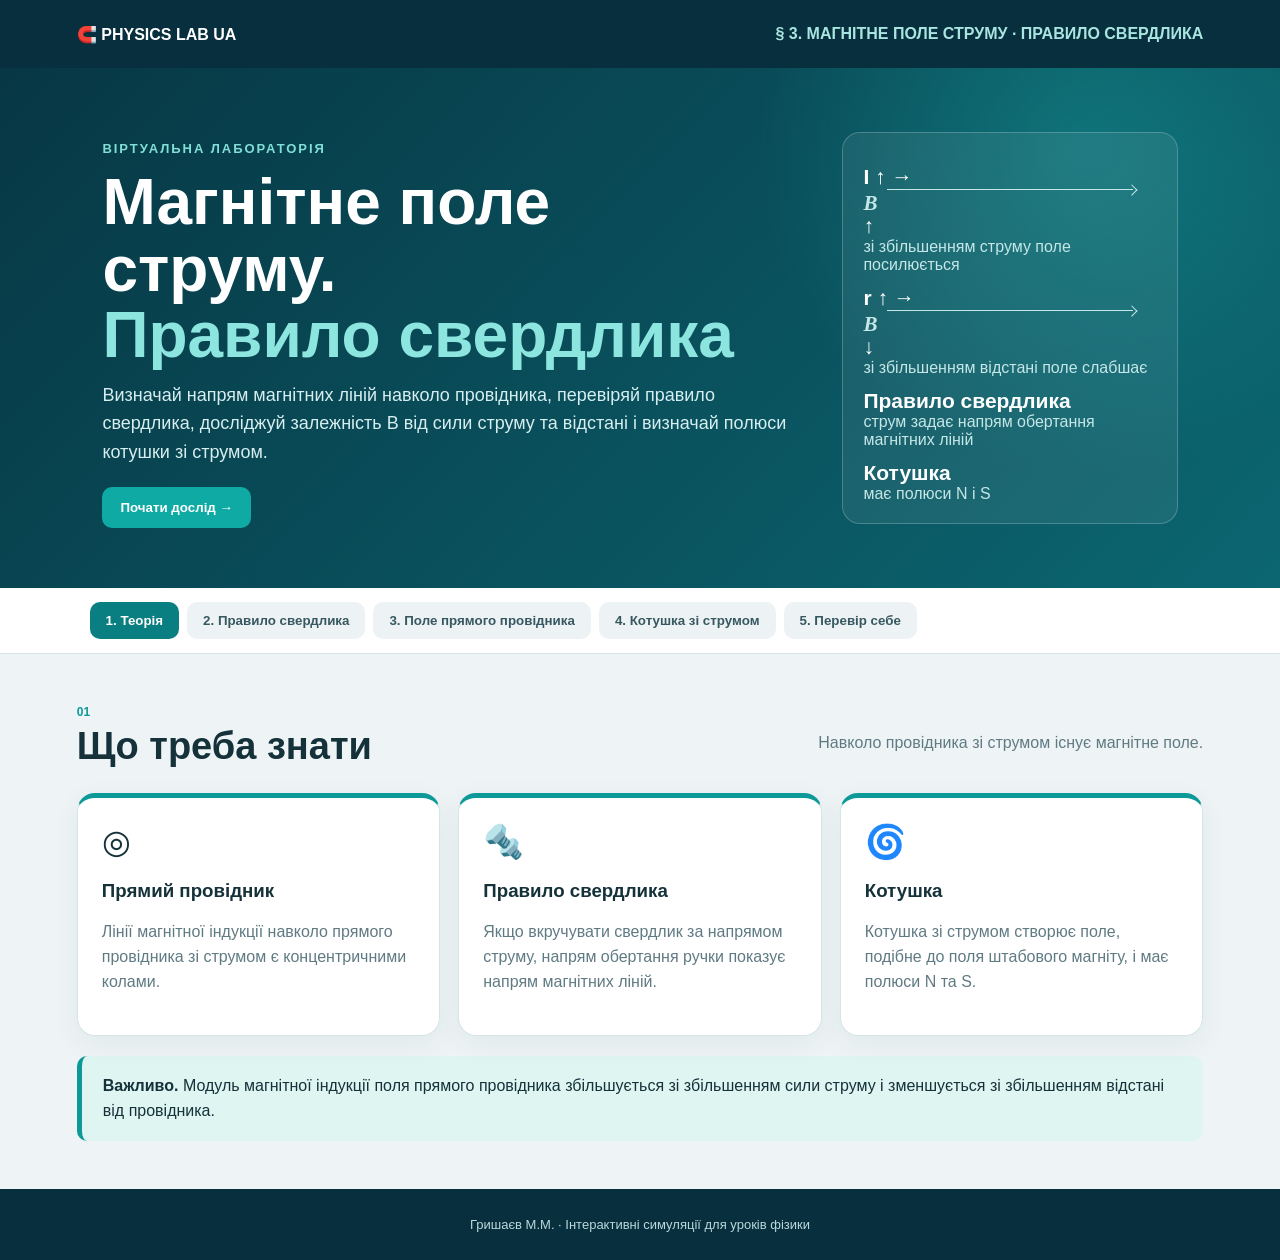
<file: physic-9/simulations/theme-3/index.html>
<!doctype html>
<html lang="uk">
<head>
  <meta charset="utf-8">
  <meta name="viewport" content="width=device-width,initial-scale=1">
  <title>Physics Lab UA — Магнітне поле струму. Правило свердлика</title>
  <link rel="stylesheet" href="style.css">
</head>
<body>
<header>
  <a href="#top">🧲 PHYSICS LAB UA</a>
  <span>§ 3. МАГНІТНЕ ПОЛЕ СТРУМУ · ПРАВИЛО СВЕРДЛИКА</span>
</header>

<main id="top">
  <section class="hero">
    <div>
      <p>ВІРТУАЛЬНА ЛАБОРАТОРІЯ</p>
      <h1>Магнітне поле струму.<br><em>Правило свердлика</em></h1>
      <small>
        Визначай напрям магнітних ліній навколо провідника, перевіряй правило свердлика,
        досліджуй залежність B від сили струму та відстані і визначай полюси котушки зі струмом.
      </small>
      <button data-go="screw">Почати дослід →</button>
    </div>
    <aside>
      <b>I ↑ → <span class="vecB">B</span> ↑</b><span>зі збільшенням струму поле посилюється</span>
      <b>r ↑ → <span class="vecB">B</span> ↓</b><span>зі збільшенням відстані поле слабшає</span>
      <b>Правило свердлика</b><span>струм задає напрям обертання магнітних ліній</span>
      <b>Котушка</b><span>має полюси N і S</span>
    </aside>
  </section>

  <nav>
    <button class="tab active" data-tab="theory">1. Теорія</button>
    <button class="tab" data-tab="screw">2. Правило свердлика</button>
    <button class="tab" data-tab="straight">3. Поле прямого провідника</button>
    <button class="tab" data-tab="coil">4. Котушка зі струмом</button>
    <button class="tab" data-tab="quiz">5. Перевір себе</button>
  </nav>

  <section id="theory" class="panel active-panel">
    <div class="title">
      <div><span>01</span><h2>Що треба знати</h2></div>
      <p>Навколо провідника зі струмом існує магнітне поле.</p>
    </div>

    <div class="cards">
      <article>
        <i>◎</i>
        <h3>Прямий провідник</h3>
        <p>Лінії магнітної індукції навколо прямого провідника зі струмом є концентричними колами.</p>
      </article>
      <article>
        <i>🔩</i>
        <h3>Правило свердлика</h3>
        <p>Якщо вкручувати свердлик за напрямом струму, напрям обертання ручки показує напрям магнітних ліній.</p>
      </article>
      <article>
        <i>🌀</i>
        <h3>Котушка</h3>
        <p>Котушка зі струмом створює поле, подібне до поля штабового магніту, і має полюси N та S.</p>
      </article>
    </div>

    <div class="note">
      <b>Важливо.</b> Модуль магнітної індукції поля прямого провідника збільшується зі збільшенням сили струму
      і зменшується зі збільшенням відстані від провідника.
    </div>
  </section>

  <section id="screw" class="panel">
    <div class="title">
      <div><span>02</span><h2>Правило свердлика</h2></div>
      <p>Зміни напрям струму і простеж, як змінюється напрям магнітних ліній.</p>
    </div>

    <div class="grid">
      <article class="visual">
        <div class="cardtop">
          <h3>Провідник перпендикулярно до площини рисунка</h3>
          <span id="screwState">I до нас ⊙ → B проти годинникової стрілки</span>
        </div>
        <canvas id="screwCanvas" width="920" height="540"></canvas>
        <div class="under-legend">
          <span><i class="dot-symbol">⊙</i> струм до нас із площини</span>
          <span><i class="cross-symbol">⊗</i> струм від нас у площину</span>
          <span><i class="line-symbol"></i> магнітні лінії</span>
        </div>
      </article>

      <aside class="controls">
        <h3>Напрям струму</h3>
        <label><span>Струм у провіднику</span>
          <select id="screwDirection">
            <option value="out">до нас ⊙</option>
            <option value="in">від нас ⊗</option>
          </select>
        </label>

        <label><span>Сила струму I <output id="screwCurrentOut">3,0 А</output></span>
          <input id="screwCurrent" type="range" min="0.5" max="8" step="0.5" value="3">
        </label>

        <div class="answer">
          <span>Правило свердлика</span>
          <b id="screwAnswer">Обертання проти годинникової стрілки</b>
          <small id="screwHint">Великий палець правої руки спрямований до нас, зігнуті пальці показують напрям <span class="vecB">B</span>.</small>
        </div>

        <div class="field-strength">
          <span>Умовна сила поля</span>
          <div><i id="screwBar"></i></div>
          <b id="screwStrengthText">середня</b>
        </div>
      </aside>
    </div>
  </section>

  <section id="straight" class="panel">
    <div class="title">
      <div><span>03</span><h2>Від чого залежить магнітна індукція</h2></div>
      <p>Порівнюй B у різних точках біля прямого провідника.</p>
    </div>

    <div class="grid">
      <article class="visual">
        <div class="cardtop">
          <h3>Концентричні лінії поля і точки 1 та 2</h3>
          <span id="straightState">B₁ > B₂, бо точка 1 ближче до провідника</span>
        </div>
        <canvas id="straightCanvas" width="920" height="540"></canvas>
        <div class="under-legend">
          <span><i class="cross-symbol">⊗</i> струм у площину рисунка</span>
          <span><i class="b-arrow"></i> вектор <span class="vecB">B</span> дотичний до кола</span>
          <span><i class="point-symbol"></i> точки спостереження</span>
        </div>
      </article>

      <aside class="controls">
        <h3>Параметри</h3>
        <label><span>Сила струму I <output id="straightCurrentOut">3,0 А</output></span>
          <input id="straightCurrent" type="range" min="0.5" max="8" step="0.5" value="3">
        </label>
        <label><span>Відстань точки 1 <output id="r1Out">80 ум. од.</output></span>
          <input id="r1" type="range" min="55" max="190" value="80">
        </label>
        <label><span>Відстань точки 2 <output id="r2Out">150 ум. од.</output></span>
          <input id="r2" type="range" min="70" max="220" value="150">
        </label>

        <div class="compare-box">
          <div><span>B₁</span><b id="b1Text">0,038 ум. од.</b></div>
          <div><span>B₂</span><b id="b2Text">0,020 ум. од.</b></div>
        </div>

        <div class="answer">
          <span>Висновок</span>
          <b id="straightAnswer">B₁ > B₂</b>
          <small id="straightHint">За однакового струму поле сильніше ближче до провідника.</small>
        </div>
      </aside>
    </div>
  </section>

  <section id="coil" class="panel">
    <div class="title">
      <div><span>04</span><h2>Магнітне поле котушки зі струмом</h2></div>
      <p>Змінюй напрям струму і визначай, де N, а де S.</p>
    </div>

    <div class="grid">
      <article class="visual">
        <div class="cardtop">
          <h3>Котушка зі струмом і її магнітні полюси</h3>
          <span id="coilState">Ліворуч N, праворуч S</span>
        </div>
        <canvas id="coilCanvas" width="920" height="560"></canvas>
        <div class="under-legend">
          <span><i class="north-mini"></i> N — північний полюс котушки</span>
          <span><i class="south-mini"></i> S — південний полюс котушки</span>
          <span><i class="line-symbol"></i> магнітні лінії котушки</span>
        </div>
      </article>

      <aside class="controls">
        <h3>Керування котушкою</h3>
        <label><span>Напрям струму в витках</span>
          <select id="coilDirection">
            <option value="normal">як на рис. 3.5</option>
            <option value="reverse">зворотний</option>
          </select>
        </label>

        <label><span>Сила струму I <output id="coilCurrentOut">3,0 А</output></span>
          <input id="coilCurrent" type="range" min="0.5" max="8" step="0.5" value="3">
        </label>

        <label><span>Кількість витків <output id="turnsOut">12</output></span>
          <input id="turnsRange" type="range" min="6" max="20" step="1" value="12">
        </label>

        <div class="answer">
          <span>Правило правої руки</span>
          <b id="coilPoles">Лівий торець — N, правий — S</b>
          <small id="coilHint">Зігнуті пальці правої руки спрямовуємо за струмом у витках, великий палець показує на N.</small>
        </div>

        <div class="field-strength">
          <span>Умовна сила поля котушки</span>
          <div><i id="coilBar"></i></div>
          <b id="coilStrengthText">середня</b>
        </div>
      </aside>
    </div>
  </section>

  <section id="quiz" class="panel">
    <div class="title">
      <div><span>05</span><h2>Перевір себе</h2></div>
      <p>Дев’ять запитань за матеріалом теми.</p>
    </div>
    <div id="quizBox" class="quiz"></div>
    <div class="actions">
      <button id="check">Перевірити</button>
      <button id="reset">Ще раз</button>
      <b id="result"></b>
    </div>
  </section>
</main>

<footer>Гришаєв М.М. · Інтерактивні симуляції для уроків фізики</footer>
<script src="app.js"></script>
</body>
</html>
</file>
<file: physic-11/simulations/theme-1/style.css>
*{box-sizing:border-box}html{scroll-behavior:smooth}body{margin:0;font-family:Inter,Segoe UI,Arial,sans-serif;background:#eef4f7;color:#16303b}.topbar{height:68px;background:#082d3b;color:#fff;display:flex;align-items:center;justify-content:space-between;padding:0 5vw;position:sticky;top:0;z-index:10;box-shadow:0 3px 15px #0002}.brand{font-weight:800;letter-spacing:.08em}.topic{font-weight:700;color:#9ee2df}.hero{padding:55px 8vw 45px;background:linear-gradient(135deg,#073746,#0e6270);color:#fff;display:grid;grid-template-columns:1.35fr .65fr;gap:40px;align-items:center}.eyebrow{font-size:13px;font-weight:800;letter-spacing:.15em;color:#80e1da}.hero h1{font-size:clamp(36px,5vw,64px);line-height:1.02;margin:12px 0 18px}.hero h1 span{color:#8ce3dd}.hero p{font-size:18px;line-height:1.6;max-width:680px;color:#d7eef0}.hero-actions{display:flex;gap:12px;flex-wrap:wrap}.primary,.secondary{border:0;border-radius:10px;padding:13px 19px;font-weight:800;font-size:15px;cursor:pointer}.primary{background:#12b6b0;color:white}.secondary{background:white;color:#12434e}.hero-card{background:#ffffff12;border:1px solid #ffffff35;border-radius:22px;padding:30px;backdrop-filter:blur(8px)}.formula{font-size:48px;font-weight:900;text-align:center;color:#fff}.formula-label{text-align:center;color:#bce7e6;margin:8px 0 24px}.mini-stats{display:grid;grid-template-columns:repeat(3,1fr);gap:10px}.mini-stats div{background:#fff1;border-radius:12px;padding:12px;text-align:center}.mini-stats b{display:block;font-size:24px}.mini-stats span{font-size:12px;color:#c9e5e6}.tabs{display:flex;gap:8px;padding:14px 8vw;background:#fff;border-bottom:1px solid #d7e2e6;position:sticky;top:68px;z-index:9;overflow:auto}.tab{border:0;background:#edf3f5;color:#36545e;border-radius:10px;padding:11px 16px;font-weight:800;white-space:nowrap;cursor:pointer}.tab.active{background:#0d7c82;color:#fff}.panel{max-width:1400px;margin:0 auto;padding:48px 6vw;display:none}.active-panel{display:block}.section-title{display:flex;justify-content:space-between;gap:30px;align-items:end;margin-bottom:25px}.section-title h2{margin:6px 0 0;font-size:32px}.section-title p{max-width:430px;color:#607983}.number{font-size:12px;font-weight:900;color:#0c9a98;letter-spacing:.15em}.condition-grid{display:grid;grid-template-columns:repeat(3,1fr);gap:18px}.info-card{background:#fff;border-radius:18px;padding:25px;box-shadow:0 7px 25px #143a4510;border:1px solid #dce7e9}.info-card.accent{border-color:#81d9d4}.icon{font-size:34px}.info-card h3{margin:12px 0 8px}.info-card p{line-height:1.6;color:#5d747d}.definition{margin-top:20px;padding:22px 25px;border-left:6px solid #10aaa5;background:#dff5f3;border-radius:10px;line-height:1.6}.lab-layout{display:grid;grid-template-columns:1.6fr .7fr;gap:20px}.circuit-card,.controls-card,.graph-card,.experiment-card{background:#fff;border:1px solid #d8e4e7;border-radius:18px;box-shadow:0 7px 25px #143a4510}.card-head{display:flex;justify-content:space-between;align-items:center;padding:18px 22px;border-bottom:1px solid #e3ebed}.card-head h3,.controls-card h3{margin:0}.switch-label{display:flex;gap:10px;align-items:center;font-size:13px;font-weight:700}.switch-label input{display:none}.toggle{width:46px;height:25px;background:#a7b8bd;border-radius:30px;position:relative;cursor:pointer}.toggle:after{content:"";position:absolute;width:19px;height:19px;left:3px;top:3px;border-radius:50%;background:#fff;transition:.2s}.switch-label input:checked+.toggle{background:#12aaa5}.switch-label input:checked+.toggle:after{transform:translateX(21px)}.circuit-wrap{padding:8px}.circuit-wrap svg{width:100%;height:auto;min-height:330px}.wire{fill:none;stroke:#2f5863;stroke-width:5;stroke-linecap:round}.battery{stroke:#173f49;stroke-width:5}.battery.long{stroke-width:7}.polarity{font-size:22px;font-weight:900;fill:#d14b4b}.component-label{font-size:16px;font-weight:700;fill:#47656e}.node{fill:#fff;stroke:#2f5863;stroke-width:4}.switch-blade{stroke:#0d8790;stroke-width:6;stroke-linecap:round}.resistor{fill:none;stroke:#1e5964;stroke-width:6}.meter{fill:#f8ffff;stroke:#168f96;stroke-width:5}.meter-letter{font-size:25px;font-weight:900;fill:#157c83}.current-arrow{fill:none;stroke:#e05a48;stroke-width:4;color:#e05a48;opacity:.9}.electron{fill:#1c9db0}.status{margin:0 20px 20px;border-radius:10px;padding:12px 14px;font-weight:800}.status.on{background:#e0f6ee;color:#147352}.status.off{background:#f8e8e8;color:#a44343}.controls-card{padding:22px}.control{margin:24px 0}.control-row{display:flex;justify-content:space-between;font-weight:800;margin-bottom:9px}.control output{color:#0c8f90}input[type=range]{width:100%;accent-color:#0b9b99}.meters{display:grid;grid-template-columns:1fr;gap:9px;margin:25px 0}.meter-box{background:#f0f6f7;border-radius:12px;padding:13px 15px;display:flex;justify-content:space-between;align-items:center}.meter-box span{font-size:13px;color:#61777e}.meter-box strong{font-size:20px}.formula-box{background:#e1f6f3;border-radius:12px;padding:15px}.formula-box span{display:block;font-size:12px;color:#53757a;margin-bottom:6px}.formula-box b{font-size:15px}.ohm-layout{display:grid;grid-template-columns:1.4fr .6fr;gap:20px}.graph-card{padding:16px}.graph-card canvas{width:100%;height:auto;display:block}.experiment-card{padding:24px}.experiment-card li{margin:13px 0;line-height:1.5}.observation{margin-top:20px;padding:15px;background:#edf7f7;border-radius:10px;line-height:1.5}.full{width:100%;margin-top:18px}.quiz-box{display:grid;gap:15px}.question{background:#fff;padding:20px;border:1px solid #dbe6e8;border-radius:14px}.question p{margin:0 0 13px;font-weight:800}.answers{display:flex;gap:10px;flex-wrap:wrap}.answers label{background:#f0f5f6;padding:9px 12px;border-radius:8px;cursor:pointer}.answers input{margin-right:6px}.quiz-footer{display:flex;align-items:center;gap:18px;margin-top:22px}.quiz-result{font-weight:900}.good{color:#15845c}.bad{color:#b44b4b}footer{text-align:center;padding:30px;background:#082d3b;color:#b8d6d8;font-size:13px}@media(max-width:900px){.hero,.lab-layout,.ohm-layout{grid-template-columns:1fr}.condition-grid{grid-template-columns:1fr}.section-title{display:block}.section-title p{margin-top:10px}.hero{padding:40px 6vw}.panel{padding:35px 5vw}.topbar{padding:0 5vw}.topic{display:none}}.electron{display:none;}
</file>
<file: physic-11/simulations/theme-2/style.css>
:root{--ink:#15313a;--navy:#082f3d;--teal:#0c9998;--mint:#dff5f2;--orange:#ef6d32;--paper:#fff;--line:#d7e5e7;--muted:#607a83;--red:#e44e42;--blue:#178cb9}*{box-sizing:border-box}html{scroll-behavior:smooth}body{margin:0;background:#eef4f6;color:var(--ink);font-family:Inter,"Segoe UI",Arial,sans-serif}.topbar{height:68px;padding:0 6vw;display:flex;align-items:center;justify-content:space-between;gap:20px;background:var(--navy);color:#a9e5e1;font-weight:800;letter-spacing:.04em;position:sticky;top:0;z-index:20;box-shadow:0 3px 14px #0003}.brand{color:#fff;text-decoration:none}.hero{min-height:460px;padding:64px 8vw;display:grid;grid-template-columns:1.35fr .65fr;align-items:center;gap:48px;color:#fff;background:radial-gradient(circle at 85% 10%,#19a5a155,transparent 28%),linear-gradient(135deg,#073644,#0b6671)}.eyebrow{color:#83dfd8;font-size:13px;font-weight:900;letter-spacing:.16em}.hero h1{font-size:clamp(38px,5vw,66px);line-height:1.04;margin:13px 0 20px}.hero h1 em{font-style:normal;color:#8de5df}.lead{max-width:760px;font-size:18px;line-height:1.65;color:#d8eff0}.primary,.secondary{border:0;border-radius:10px;padding:13px 18px;font-size:15px;font-weight:850;cursor:pointer;transition:.2s}.primary{background:#12afa9;color:#fff}.primary:hover,.mode.active{background:#087f81}.secondary{background:#e8f2f3;color:#204650}.secondary:hover{background:#d8e9eb}.formula-card{padding:18px;border:1px solid #ffffff38;background:#ffffff12;border-radius:20px;backdrop-filter:blur(7px)}.formula-card div{padding:18px;border-radius:13px;background:#ffffff12}.formula-card div+div{margin-top:12px}.formula-card span,.formula-card small{display:block;color:#c7e9e8}.formula-card b{display:block;margin:7px 0;font-size:20px}.tabs{display:flex;gap:8px;padding:14px 7vw;background:#fff;border-bottom:1px solid var(--line);position:sticky;top:68px;z-index:15;overflow:auto}.tab{border:0;padding:11px 16px;border-radius:10px;background:#edf3f4;color:#3a5962;font-weight:850;cursor:pointer;white-space:nowrap}.tab.active{background:#0b7f83;color:#fff}.panel{display:none;max-width:1400px;margin:auto;padding:48px 6vw}.active-panel{display:block}.section-head{display:flex;justify-content:space-between;align-items:end;gap:30px;margin-bottom:26px}.section-head span{font-size:12px;color:var(--teal);font-weight:900;letter-spacing:.16em}.section-head h2{margin:5px 0 0;font-size:clamp(28px,3vw,38px)}.section-head p{max-width:450px;color:var(--muted)}.compare-grid,.meters-grid{display:grid;grid-template-columns:repeat(2,1fr);gap:20px}.theory-card,.calc-card,.circuit-card,.controls-card{background:#fff;border:1px solid var(--line);border-radius:18px;box-shadow:0 8px 28px #153c4610}.theory-card{padding:26px;border-top:5px solid var(--orange)}.parallel-card{border-top-color:var(--teal)}.card-icon{display:inline-block;padding:9px 13px;background:#f1f7f7;border-radius:9px;color:#0c7d83;font:800 19px Consolas,monospace;line-height:1.1}.theory-card h3,.calc-card h3{font-size:23px;margin:17px 0 8px}.theory-card p,.calc-card p{color:var(--muted);line-height:1.6}.theory-card ul{list-style:none;padding:0;display:grid;gap:8px}.theory-card li{padding:10px 12px;background:#f2f7f8;border-radius:8px}.hint{padding:12px;border-left:4px solid var(--teal);background:var(--mint);border-radius:7px}.definition{margin-top:20px;padding:19px 22px;background:var(--mint);border-left:5px solid var(--teal);border-radius:10px;line-height:1.6}.mode-switch{display:flex;gap:8px;margin-bottom:16px}.mode{flex:1;max-width:220px;border:1px solid #bfd3d7;background:#fff;color:#31545d;padding:12px;border-radius:10px;font-weight:850;cursor:pointer}.lab-grid{display:grid;grid-template-columns:1.55fr .65fr;gap:20px}.card-top{display:flex;justify-content:space-between;align-items:center;padding:17px 20px;border-bottom:1px solid var(--line)}.card-top h3,.controls-card h3{margin:0}.switch{display:flex;align-items:center;gap:9px;font-size:13px}.switch input{position:absolute;opacity:0}.switch span{width:44px;height:24px;border-radius:20px;background:#9fb3b8;position:relative;cursor:pointer}.switch span:after{content:"";position:absolute;width:18px;height:18px;left:3px;top:3px;border-radius:50%;background:#fff;transition:.2s}.switch input:checked+span{background:var(--teal)}.switch input:checked+span:after{transform:translateX(20px)}#circuitCanvas{display:block;width:100%;height:auto;min-height:330px}.legend{display:flex;gap:20px;flex-wrap:wrap;padding:0 20px 12px;font-size:13px;color:var(--muted)}.legend i{display:inline-block;width:18px;height:4px;border-radius:4px;vertical-align:middle;margin-right:5px}.legend .red{background:var(--red)}.legend .blue{background:var(--blue)}.status{margin:0 20px 20px;padding:11px 13px;border-radius:9px;font-weight:800}.status.on{background:#e1f5ed;color:#176d50}.status.off{background:#f8e8e7;color:#a34640}.controls-card{padding:22px}.control{display:block;margin:22px 0}.control>span{display:flex;justify-content:space-between;gap:12px;font-weight:800}.control output{color:#078a8d}.control input{width:100%;margin-top:11px;accent-color:var(--teal)}.controls-card .secondary{width:100%}.results{display:grid;grid-template-columns:repeat(6,1fr);gap:10px;margin-top:18px}.results div{background:#fff;border:1px solid var(--line);border-radius:12px;padding:15px}.results span,.verification span,.answer span{display:block;color:var(--muted);font-size:12px;margin-bottom:7px}.results b{font-size:19px}.verification{display:grid;grid-template-columns:repeat(3,1fr);gap:10px;margin-top:10px}.verification div{padding:14px 16px;border-radius:11px;background:#dff4f2}.verification b{font-size:14px}.meters-grid{align-items:stretch}.calc-card{padding:26px;position:relative}.meter-symbol{width:54px;height:54px;display:grid;place-items:center;border:4px solid var(--teal);border-radius:50%;font-size:25px;font-weight:900;color:#087e82;float:right}.answer{margin-top:20px;padding:18px;background:#edf7f7;border-radius:12px}.answer b{display:block;font-size:22px;color:#0a7377}.answer small{display:block;margin-top:7px;color:var(--muted)}.quiz-box{display:grid;gap:13px}.question{padding:19px;background:#fff;border:1px solid var(--line);border-radius:13px}.question p{margin:0 0 12px;font-weight:800}.answers{display:flex;gap:9px;flex-wrap:wrap}.answers label{padding:9px 12px;background:#edf3f4;border-radius:8px;cursor:pointer}.question.correct{border-color:#4bb88c;background:#f5fffa}.question.wrong{border-color:#e27b73;background:#fff8f7}.quiz-actions{display:flex;align-items:center;gap:12px;flex-wrap:wrap;margin-top:18px}.quiz-actions b{font-size:18px}.good{color:#13805a}.bad{color:#ad453f}footer{text-align:center;padding:28px;background:var(--navy);color:#b9d9dc;font-size:13px}@media(max-width:1000px){.hero,.lab-grid{grid-template-columns:1fr}.results{grid-template-columns:repeat(3,1fr)}}@media(max-width:720px){.topbar span{display:none}.hero{padding:42px 6vw}.formula-card,.compare-grid,.meters-grid,.verification{grid-template-columns:1fr}.compare-grid,.meters-grid{display:grid}.section-head{display:block}.results{grid-template-columns:repeat(2,1fr)}.panel{padding:35px 5vw}.card-top{align-items:flex-start;gap:12px}.switch b{display:none}}
</file>
<file: physic-11/simulations/theme-3/style.css>
:root{--ink:#14323b;--navy:#082f3d;--teal:#0d9998;--mint:#def5f2;--orange:#f06d32;--red:#e64f42;--line:#d7e5e7;--muted:#607a83}*{box-sizing:border-box}html{scroll-behavior:smooth}body{margin:0;background:#eef4f6;color:var(--ink);font-family:Inter,"Segoe UI",Arial,sans-serif}.topbar{height:68px;padding:0 6vw;display:flex;align-items:center;justify-content:space-between;background:var(--navy);color:#a9e5e1;font-weight:800;position:sticky;top:0;z-index:20}.topbar a{color:#fff;text-decoration:none}.hero{padding:60px 8vw;display:grid;grid-template-columns:1.35fr .65fr;gap:45px;align-items:center;color:#fff;background:radial-gradient(circle at 85% 15%,#1fc0b94d,transparent 28%),linear-gradient(135deg,#073744,#0b6671)}.eyebrow{font-size:13px;font-weight:900;letter-spacing:.15em;color:#83dfd8}.hero h1{font-size:clamp(38px,5vw,66px);line-height:1.04;margin:12px 0 18px}.hero h1 em{font-style:normal;color:#8de5df}.hero p:not(.eyebrow){max-width:720px;font-size:18px;line-height:1.6;color:#d7eef0}.formula-card{padding:16px;border:1px solid #ffffff38;background:#ffffff12;border-radius:20px}.formula-card div{padding:14px;background:#ffffff10;border-radius:12px}.formula-card div+div{margin-top:9px}.formula-card span,.formula-card small{display:block;color:#c6e8e8}.formula-card b{display:block;font-size:22px;margin:4px 0}.primary,.secondary{border:0;border-radius:10px;padding:13px 18px;font-weight:850;font-size:15px;cursor:pointer}.primary{background:#10aaa5;color:#fff}.secondary{background:#e7f1f2;color:#244c55}.tabs{display:flex;gap:8px;padding:14px 7vw;background:#fff;border-bottom:1px solid var(--line);position:sticky;top:68px;z-index:15;overflow:auto}.tab{border:0;border-radius:10px;padding:11px 16px;background:#edf3f4;color:#385861;font-weight:850;white-space:nowrap;cursor:pointer}.tab.active{background:#0a7f82;color:#fff}.panel{display:none;max-width:1400px;margin:auto;padding:48px 6vw}.active-panel{display:block}.section-head{display:flex;justify-content:space-between;align-items:end;gap:28px;margin-bottom:25px}.section-head span{font-size:12px;color:var(--teal);font-weight:900;letter-spacing:.15em}.section-head h2{font-size:clamp(28px,3vw,38px);margin:5px 0 0}.section-head p{max-width:440px;color:var(--muted)}.theory-grid{display:grid;grid-template-columns:repeat(3,1fr);gap:18px}.theory-grid article,.sim-card,.controls{background:#fff;border:1px solid var(--line);border-radius:18px;box-shadow:0 8px 28px #153c4610}.theory-grid article{padding:24px;border-top:5px solid var(--teal)}.theory-grid article:nth-child(2){border-top-color:var(--orange)}.theory-grid article:nth-child(3){border-top-color:var(--red)}.theory-grid i{font-style:normal;font-size:34px}.theory-grid h3{font-size:21px}.theory-grid p{color:var(--muted);line-height:1.55}.theory-grid b{display:block;padding:11px;background:#edf7f6;border-radius:9px;font-size:19px}.theory-grid small{display:block;margin-top:10px;color:var(--muted)}.note,.experiment-tip{margin-top:20px;padding:18px 21px;background:var(--mint);border-left:5px solid var(--teal);border-radius:10px}.appliances{display:grid;grid-template-columns:repeat(4,1fr);gap:10px;margin-bottom:18px}.appliance{padding:14px;border:2px solid var(--line);border-radius:12px;background:#fff;color:var(--ink);cursor:pointer;font-size:25px}.appliance b,.appliance span{display:block;font-size:13px;margin-top:4px}.appliance span{color:var(--muted)}.appliance.active{border-color:var(--teal);background:var(--mint)}.lab-grid,.heat-grid{display:grid;grid-template-columns:1.5fr .65fr;gap:20px}.card-top{display:flex;justify-content:space-between;align-items:center;padding:17px 20px;border-bottom:1px solid var(--line)}.card-top h3,.controls h3{margin:0}.switch{display:flex;align-items:center;gap:9px;font-size:13px}.switch input{position:absolute;opacity:0}.switch span{width:44px;height:24px;border-radius:20px;background:#a2b5ba;position:relative;cursor:pointer}.switch span:after{content:"";position:absolute;width:18px;height:18px;left:3px;top:3px;border-radius:50%;background:#fff;transition:.2s}.switch input:checked+span{background:var(--teal)}.switch input:checked+span:after{transform:translateX(20px)}canvas{display:block;width:100%;height:auto}.controls{padding:22px}.controls label{display:block;margin:23px 0}.controls label>span{display:flex;justify-content:space-between;font-weight:800}.controls output{color:#078a8d}.controls input{width:100%;margin-top:11px;accent-color:var(--teal)}.meter-display{margin:0 20px 20px;padding:13px 16px;background:#102c34;color:#b9f3d6;border-radius:9px;font-family:Consolas,monospace;display:flex;justify-content:space-between}.results{display:grid;grid-template-columns:repeat(5,1fr);gap:10px;margin-top:18px}.results div{padding:15px;background:#fff;border:1px solid var(--line);border-radius:12px}.results span,.heat-answer span{display:block;color:var(--muted);font-size:12px;margin-bottom:7px}.results b{font-size:18px}.formula-check{margin-top:10px;padding:15px;background:#dff4f2;border-radius:10px;font-weight:800;text-align:center}.heat-scale{display:flex;align-items:center;gap:12px;padding:0 20px 20px;color:var(--muted);font-size:12px}.heat-scale div{height:13px;flex:1;background:#dce7e9;border-radius:20px;overflow:hidden}.heat-scale i{display:block;height:100%;width:30%;background:linear-gradient(90deg,#1ba5c8,#ffd34d,#e43d32);transition:.25s}.heat-answer{padding:17px;background:#fff3e9;border-radius:12px}.heat-answer b{display:block;font-size:23px;color:#c85828}.heat-answer small{display:block;margin-top:7px;color:var(--muted)}.quiz-box{display:grid;gap:13px}.question{padding:19px;background:#fff;border:1px solid var(--line);border-radius:13px}.question p{margin:0 0 12px;font-weight:800}.answers{display:flex;gap:9px;flex-wrap:wrap}.answers label{padding:9px 12px;background:#edf3f4;border-radius:8px;cursor:pointer}.question.correct{border-color:#43b484;background:#f5fff9}.question.wrong{border-color:#df756c;background:#fff8f7}.quiz-actions{display:flex;align-items:center;gap:12px;flex-wrap:wrap;margin-top:18px}.good{color:#14815a}.bad{color:#ac443e}footer{text-align:center;padding:28px;background:var(--navy);color:#b9d9dc;font-size:13px}@media(max-width:960px){.hero,.lab-grid,.heat-grid{grid-template-columns:1fr}.results{grid-template-columns:repeat(3,1fr)}}@media(max-width:700px){.topbar span{display:none}.hero{padding:42px 6vw}.theory-grid,.appliances{grid-template-columns:1fr 1fr}.section-head{display:block}.results{grid-template-columns:1fr 1fr}.panel{padding:35px 5vw}}@media(max-width:450px){.theory-grid,.appliances{grid-template-columns:1fr}}
</file>
<file: physic-11/simulations/theme-4/style.css>
:root{--ink:#15313a;--navy:#082f3d;--teal:#0d9998;--mint:#dff5f2;--orange:#ef6d32;--red:#df4f45;--line:#d7e5e7;--muted:#607a83}*{box-sizing:border-box}html{scroll-behavior:smooth}body{margin:0;background:#eef4f6;color:var(--ink);font-family:Inter,"Segoe UI",Arial,sans-serif}.topbar{height:68px;padding:0 6vw;display:flex;align-items:center;justify-content:space-between;background:var(--navy);color:#a9e5e1;font-weight:850;position:sticky;top:0;z-index:20}.topbar a{color:#fff;text-decoration:none}.hero{padding:60px 8vw;display:grid;grid-template-columns:1.35fr .65fr;gap:44px;align-items:center;color:#fff;background:radial-gradient(circle at 85% 15%,#1fc0b948,transparent 28%),linear-gradient(135deg,#073744,#0b6671)}.eyebrow{font-size:13px;font-weight:900;letter-spacing:.15em;color:#82dfd8}.hero h1{font-size:clamp(38px,5vw,66px);line-height:1.04;margin:12px 0 18px}.hero h1 em{font-style:normal;color:#8de5df}.hero p:not(.eyebrow){font-size:18px;line-height:1.6;color:#d7eef0}.formula-card{padding:20px;background:#ffffff12;border:1px solid #ffffff35;border-radius:19px}.formula-card span,.formula-card small{display:block;color:#c5e7e7;margin-top:8px}.formula-card b{display:block;font-size:23px;margin:4px 0}.primary,.secondary,.danger{border:0;border-radius:10px;padding:13px 18px;font-weight:850;font-size:15px;cursor:pointer}.primary{background:#10aaa5;color:#fff}.secondary{background:#e7f1f2;color:#244c55}.danger{width:100%;background:#f9e7e5;color:#a13d37}.tabs{display:flex;gap:8px;padding:14px 7vw;background:#fff;border-bottom:1px solid var(--line);position:sticky;top:68px;z-index:15;overflow:auto}.tab{border:0;border-radius:10px;padding:11px 16px;background:#edf3f4;color:#385861;font-weight:850;white-space:nowrap;cursor:pointer}.tab.active{background:#0a7f82;color:#fff}.panel{display:none;max-width:1400px;margin:auto;padding:48px 6vw}.active-panel{display:block}.section-head{display:flex;justify-content:space-between;align-items:end;gap:28px;margin-bottom:25px}.section-head span{font-size:12px;color:var(--teal);font-weight:900;letter-spacing:.15em}.section-head h2{font-size:clamp(28px,3vw,38px);margin:5px 0 0}.section-head p{max-width:440px;color:var(--muted)}.cards{display:grid;grid-template-columns:repeat(3,1fr);gap:18px}.cards article,.sim-card,.controls{background:#fff;border:1px solid var(--line);border-radius:18px;box-shadow:0 8px 28px #153c4610}.cards article{padding:24px;border-top:5px solid var(--teal)}.cards article:nth-child(2){border-top-color:var(--orange)}.cards article:nth-child(3){border-top-color:var(--red)}.cards i{font-style:normal;font-size:34px}.cards p{color:var(--muted);line-height:1.55}.cards b{display:block;padding:11px;background:#edf7f6;border-radius:9px;font-size:19px}.cards small{display:block;margin-top:9px;color:var(--muted)}.note{margin-top:20px;padding:18px 21px;background:#fff1e8;border-left:5px solid var(--orange);border-radius:10px}.lab-grid,.source-grid{display:grid;grid-template-columns:1.5fr .65fr;gap:20px}.card-top{display:flex;justify-content:space-between;align-items:center;padding:17px 20px;border-bottom:1px solid var(--line)}.card-top h3,.controls h3{margin:0}.switch{display:flex;align-items:center;gap:9px;font-size:13px}.switch input{position:absolute;opacity:0}.switch span{width:44px;height:24px;border-radius:20px;background:#a2b5ba;position:relative}.switch span:after{content:"";position:absolute;width:18px;height:18px;left:3px;top:3px;border-radius:50%;background:#fff;transition:.2s}.switch input:checked+span{background:var(--teal)}.switch input:checked+span:after{transform:translateX(20px)}canvas{display:block;width:100%;height:auto}.controls{padding:22px}.controls label{display:block;margin:23px 0}.controls label>span{display:flex;justify-content:space-between;font-weight:800}.controls output{color:#078a8d}.controls input{width:100%;margin-top:11px;accent-color:var(--teal)}.status{margin:0 20px 20px;padding:12px 14px;border-radius:9px;font-weight:800}.status.ok{background:#e1f5ed;color:#176e51}.status.warn{background:#fff0df;color:#a65b1d}.status.danger{background:#f9dfdc;color:#a2332c}.results{display:grid;grid-template-columns:repeat(5,1fr);gap:10px;margin-top:18px}.results div{padding:15px;background:#fff;border:1px solid var(--line);border-radius:12px}.results span,.source-answer span{display:block;color:var(--muted);font-size:12px;margin-bottom:7px}.results b{font-size:18px}.checks{display:grid;grid-template-columns:repeat(3,1fr);gap:10px;margin-top:10px}.checks div{padding:14px;background:var(--mint);border-radius:10px;text-align:center;font-weight:800}.source-modes{display:flex;gap:8px;margin-bottom:16px}.source-mode{padding:12px 20px;border:1px solid var(--line);border-radius:10px;background:#fff;font-weight:850;cursor:pointer}.source-mode.active{background:#0a7f82;color:#fff}.source-answer{padding:16px;background:var(--mint);border-radius:11px}.source-answer b{font-size:19px}.quiz-box{display:grid;gap:13px}.question{padding:19px;background:#fff;border:1px solid var(--line);border-radius:13px}.question p{margin:0 0 12px;font-weight:800}.answers{display:flex;gap:9px;flex-wrap:wrap}.answers label{padding:9px 12px;background:#edf3f4;border-radius:8px}.question.correct{border-color:#43b484;background:#f5fff9}.question.wrong{border-color:#df756c;background:#fff8f7}.quiz-actions{display:flex;align-items:center;gap:12px;flex-wrap:wrap;margin-top:18px}.good{color:#14815a}.bad{color:#ac443e}footer{text-align:center;padding:28px;background:var(--navy);color:#b9d9dc;font-size:13px}@media(max-width:960px){.hero,.lab-grid,.source-grid{grid-template-columns:1fr}.results{grid-template-columns:repeat(3,1fr)}}@media(max-width:700px){.topbar span{display:none}.hero{padding:42px 6vw}.cards{grid-template-columns:1fr}.section-head{display:block}.results,.checks{grid-template-columns:1fr 1fr}.panel{padding:35px 5vw}}
</file>
<file: physic-11/simulations/theme-5/style.css>
:root{--ink:#15313a;--navy:#082f3d;--teal:#0d9998;--mint:#dff5f2;--line:#d7e5e7;--muted:#607a83;--red:#df5045}*{box-sizing:border-box}html{scroll-behavior:smooth}body{margin:0;background:#eef4f6;color:var(--ink);font-family:Inter,"Segoe UI",Arial,sans-serif}header{height:68px;padding:0 6vw;display:flex;align-items:center;justify-content:space-between;background:var(--navy);color:#a9e5e1;font-weight:850;position:sticky;top:0;z-index:20}header a{color:#fff;text-decoration:none}.hero{padding:60px 8vw;display:grid;grid-template-columns:1.35fr .65fr;gap:44px;align-items:center;color:#fff;background:radial-gradient(circle at 85% 15%,#1fc0b948,transparent 28%),linear-gradient(135deg,#073744,#0b6671)}.hero p{font-size:13px;font-weight:900;letter-spacing:.15em;color:#82dfd8}.hero h1{font-size:clamp(40px,5vw,66px);line-height:1.04;margin:12px 0}.hero em{font-style:normal;color:#8de5df}.hero small{display:block;font-size:18px;line-height:1.6;color:#d7eef0}.hero button,.actions button{margin-top:20px;border:0;border-radius:10px;padding:13px 18px;background:#10aaa5;color:#fff;font-weight:850;cursor:pointer}.hero aside{padding:20px;background:#ffffff12;border:1px solid #ffffff35;border-radius:18px}.hero aside b,.hero aside span{display:block}.hero aside b{font-size:22px;margin-top:12px}.hero aside span{color:#c5e7e7}nav{display:flex;gap:8px;padding:14px 7vw;background:#fff;border-bottom:1px solid var(--line);position:sticky;top:68px;z-index:15;overflow:auto}.tab{border:0;border-radius:10px;padding:11px 16px;background:#edf3f4;color:#385861;font-weight:850;white-space:nowrap}.tab.active{background:#0a7f82;color:#fff}.panel{display:none;max-width:1400px;margin:auto;padding:48px 6vw}.active-panel{display:block}.title{display:flex;justify-content:space-between;align-items:end;gap:25px;margin-bottom:25px}.title span{font-size:12px;color:var(--teal);font-weight:900}.title h2{font-size:clamp(28px,3vw,38px);margin:5px 0 0}.title p{max-width:440px;color:var(--muted)}.cards{display:grid;grid-template-columns:repeat(3,1fr);gap:18px}.cards article,.visual,.controls{background:#fff;border:1px solid var(--line);border-radius:18px;box-shadow:0 8px 28px #153c4610}.cards article{padding:24px;border-top:5px solid var(--teal)}.cards article i{font-style:normal;font-size:34px}.cards p{color:var(--muted);line-height:1.55}.note,.warning{margin-top:20px;padding:18px 21px;background:var(--mint);border-left:5px solid var(--teal);border-radius:10px}.grid{display:grid;grid-template-columns:1.5fr .65fr;gap:20px}.controls{padding:22px}.controls label{display:block;margin:23px 0}.controls label>span{display:flex;justify-content:space-between;font-weight:800}.controls input{width:100%;margin-top:11px;accent-color:var(--teal)}.controls output{color:#078a8d}.controls select{padding:6px;border:1px solid var(--line);border-radius:7px}.answer{padding:17px;background:var(--mint);border-radius:11px}.answer span,.answer small{display:block;color:var(--muted);font-size:12px}.answer b{display:block;font-size:21px;margin:6px 0}canvas{display:block;width:100%;height:auto}.switches{display:flex;gap:8px;padding:16px}.field{padding:10px 14px;border:1px solid var(--line);border-radius:9px;background:#fff;font-weight:800}.field.active{background:#0a7f82;color:#fff}.legend{display:flex;gap:16px;flex-wrap:wrap;padding:0 20px 18px;color:var(--muted);font-size:13px}.status{margin:0 20px 18px;padding:12px;border-radius:9px;background:#edf3f4;font-weight:800}.status.superconducting{background:#dff5f2;color:#087b7d}.quiz{display:grid;gap:13px}.question{padding:19px;background:#fff;border:1px solid var(--line);border-radius:13px}.question p{margin:0 0 12px;font-weight:800}.answers{display:flex;gap:9px;flex-wrap:wrap}.answers label{padding:9px 12px;background:#edf3f4;border-radius:8px}.correct{border-color:#43b484}.wrong{border-color:#df756c}.actions{display:flex;gap:12px;align-items:center}.actions button:nth-child(2){background:#dfeaec;color:#254b54}.good{color:#14815a}.bad{color:#ac443e}footer{text-align:center;padding:28px;background:var(--navy);color:#b9d9dc;font-size:13px}@media(max-width:960px){.hero,.grid{grid-template-columns:1fr}}@media(max-width:700px){header span{display:none}.hero{padding:42px 6vw}.cards{grid-template-columns:1fr}.title{display:block}.panel{padding:35px 5vw}}
</file>
<file: physic-11/simulations/theme-6/style.css>
:root{--ink:#15313a;--navy:#082f3d;--teal:#0d9998;--mint:#dff5f2;--line:#d7e5e7;--muted:#607a83}*{box-sizing:border-box}html{scroll-behavior:smooth}body{margin:0;background:#eef4f6;color:var(--ink);font-family:Inter,"Segoe UI",Arial,sans-serif}header{height:68px;padding:0 6vw;display:flex;align-items:center;justify-content:space-between;background:var(--navy);color:#a9e5e1;font-weight:850;position:sticky;top:0;z-index:20}header a{color:#fff;text-decoration:none}.hero{padding:60px 8vw;display:grid;grid-template-columns:1.35fr .65fr;gap:44px;align-items:center;color:#fff;background:radial-gradient(circle at 85% 15%,#1fc0b948,transparent 28%),linear-gradient(135deg,#073744,#0b6671)}.hero p{font-size:13px;font-weight:900;letter-spacing:.15em;color:#82dfd8}.hero h1{font-size:clamp(40px,5vw,66px);line-height:1.04;margin:12px 0}.hero em{font-style:normal;color:#8de5df}.hero small{display:block;font-size:18px;line-height:1.6;color:#d7eef0}.hero button,.actions button{margin-top:20px;border:0;border-radius:10px;padding:13px 18px;background:#10aaa5;color:#fff;font-weight:850}.hero aside{padding:20px;background:#ffffff12;border:1px solid #ffffff35;border-radius:18px}.hero aside b,.hero aside span{display:block}.hero aside b{font-size:21px;margin-top:12px}.hero aside span{color:#c5e7e7}nav{display:flex;gap:8px;padding:14px 7vw;background:#fff;border-bottom:1px solid var(--line);position:sticky;top:68px;z-index:15;overflow:auto}.tab{border:0;border-radius:10px;padding:11px 16px;background:#edf3f4;color:#385861;font-weight:850;white-space:nowrap}.tab.active{background:#0a7f82;color:#fff}.panel{display:none;max-width:1400px;margin:auto;padding:48px 6vw}.active-panel{display:block}.title{display:flex;justify-content:space-between;align-items:end;gap:25px;margin-bottom:25px}.title span{font-size:12px;color:var(--teal);font-weight:900}.title h2{font-size:clamp(28px,3vw,38px);margin:5px 0 0}.title p{max-width:440px;color:var(--muted)}.cards,.uses{display:grid;grid-template-columns:repeat(3,1fr);gap:18px}.cards article,.uses article,.visual,.controls{background:#fff;border:1px solid var(--line);border-radius:18px;box-shadow:0 8px 28px #153c4610}.cards article,.uses article{padding:24px;border-top:5px solid var(--teal)}.cards i,.uses i{font-style:normal;font-size:33px}.cards p,.uses p{color:var(--muted);line-height:1.55}.note{margin-top:20px;padding:18px 21px;background:var(--mint);border-left:5px solid var(--teal);border-radius:10px}.grid{display:grid;grid-template-columns:1.5fr .65fr;gap:20px}.cardtop{display:flex;justify-content:space-between;align-items:center;padding:16px 20px;border-bottom:1px solid var(--line)}.cardtop h3,.controls h3{margin:0}.switch{display:flex;gap:9px;align-items:center;font-size:13px}.switch input{position:absolute;opacity:0}.switch span{width:44px;height:24px;border-radius:20px;background:#a2b5ba;position:relative}.switch span:after{content:"";position:absolute;width:18px;height:18px;left:3px;top:3px;border-radius:50%;background:#fff;transition:.2s}.switch input:checked+span{background:var(--teal)}.switch input:checked+span:after{transform:translateX(20px)}canvas{display:block;width:100%;height:auto}.controls{padding:22px}.controls label{display:block;margin:23px 0}.controls label>span{display:flex;justify-content:space-between;font-weight:800}.controls input{width:100%;margin-top:11px;accent-color:var(--teal)}.controls output{color:#078a8d}.controls select{padding:6px;border:1px solid var(--line);border-radius:7px}.answer{padding:17px;background:var(--mint);border-radius:11px}.answer span,.answer small{display:block;color:var(--muted);font-size:12px}.answer b{display:block;font-size:21px;margin:6px 0}.legend{display:grid;gap:7px;margin-top:15px;color:var(--muted)}.reactions{display:grid;grid-template-columns:1fr 1fr;gap:10px;padding:0 18px 18px}.reactions div{padding:12px;background:#edf7f6;border-radius:9px}.reactions span{display:block;color:var(--muted);font-size:12px}.quiz{display:grid;gap:13px}.question{padding:19px;background:#fff;border:1px solid var(--line);border-radius:13px}.question p{margin:0 0 12px;font-weight:800}.answers{display:flex;gap:9px;flex-wrap:wrap}.answers label{padding:9px 12px;background:#edf3f4;border-radius:8px}.correct{border-color:#43b484}.wrong{border-color:#df756c}.actions{display:flex;gap:12px;align-items:center}.actions button:nth-child(2){background:#dfeaec;color:#254b54}.good{color:#14815a}.bad{color:#ac443e}footer{text-align:center;padding:28px;background:var(--navy);color:#b9d9dc;font-size:13px}@media(max-width:960px){.hero,.grid{grid-template-columns:1fr}}@media(max-width:700px){header span{display:none}.hero{padding:42px 6vw}.cards,.uses{grid-template-columns:1fr}.title{display:block}.panel{padding:35px 5vw}.reactions{grid-template-columns:1fr}}
</file>
<file: physic-11/simulations/theme-7/style.css>
:root{
  --ink:#15313a;--navy:#082f3d;--teal:#0d9998;--mint:#dff5f2;
  --line:#d7e5e7;--muted:#607a83;--orange:#ee7047
}
*{box-sizing:border-box}
html{scroll-behavior:smooth}
body{margin:0;background:#eef4f6;color:var(--ink);font-family:Inter,"Segoe UI",Arial,sans-serif}
header{height:68px;padding:0 6vw;display:flex;align-items:center;justify-content:space-between;background:var(--navy);color:#a9e5e1;font-weight:850;position:sticky;top:0;z-index:20}
header a{color:#fff;text-decoration:none}
.hero{padding:60px 8vw;display:grid;grid-template-columns:1.35fr .65fr;gap:44px;align-items:center;color:#fff;background:radial-gradient(circle at 85% 15%,#1fc0b948,transparent 28%),linear-gradient(135deg,#073744,#0b6671)}
.hero p{font-size:13px;font-weight:900;letter-spacing:.15em;color:#82dfd8}
.hero h1{font-size:clamp(40px,5vw,66px);line-height:1.04;margin:12px 0}
.hero em{font-style:normal;color:#8de5df}
.hero small{display:block;font-size:18px;line-height:1.6;color:#d7eef0}
.hero button,.actions button{margin-top:20px;border:0;border-radius:10px;padding:13px 18px;background:#10aaa5;color:#fff;font-weight:850;cursor:pointer}
.hero aside{padding:20px;background:#ffffff12;border:1px solid #ffffff35;border-radius:18px}
.hero aside b,.hero aside span{display:block}.hero aside b{font-size:21px;margin-top:12px}.hero aside span{color:#c5e7e7}
nav{display:flex;gap:8px;padding:14px 7vw;background:#fff;border-bottom:1px solid var(--line);position:sticky;top:68px;z-index:15;overflow:auto}
.tab{border:0;border-radius:10px;padding:11px 16px;background:#edf3f4;color:#385861;font-weight:850;white-space:nowrap;cursor:pointer}
.tab.active{background:#0a7f82;color:#fff}
.panel{display:none;max-width:1400px;margin:auto;padding:48px 6vw}.active-panel{display:block}
.title{display:flex;justify-content:space-between;align-items:end;gap:25px;margin-bottom:25px}
.title span{font-size:12px;color:var(--teal);font-weight:900}.title h2{font-size:clamp(28px,3vw,38px);margin:5px 0 0}.title p{max-width:460px;color:var(--muted)}
.cards,.uses{display:grid;grid-template-columns:repeat(3,1fr);gap:18px}
.cards article,.uses article,.visual,.controls{background:#fff;border:1px solid var(--line);border-radius:18px;box-shadow:0 8px 28px #153c4610}
.cards article,.uses article{padding:24px;border-top:5px solid var(--teal)}.cards i,.uses i{font-style:normal;font-size:33px}
.cards p,.uses p{color:var(--muted);line-height:1.55}.note{margin-top:20px;padding:18px 21px;background:var(--mint);border-left:5px solid var(--teal);border-radius:10px}
.grid{display:grid;grid-template-columns:1.5fr .65fr;gap:20px}
.cardtop{display:flex;justify-content:space-between;align-items:center;padding:16px 20px;border-bottom:1px solid var(--line)}
.cardtop h3,.controls h3{margin:0}.status{font-weight:800;color:var(--orange)}
canvas{display:block;width:100%;height:auto}
.controls{padding:22px}.controls label{display:block;margin:23px 0}.controls label>span{display:flex;justify-content:space-between;font-weight:800}
.controls input{width:100%;margin-top:11px;accent-color:var(--teal)}.controls output{color:#078a8d}.controls select{padding:7px;border:1px solid var(--line);border-radius:7px;max-width:55%}
.answer{padding:17px;background:var(--mint);border-radius:11px}.answer span,.answer small{display:block;color:var(--muted);font-size:12px}.answer b{display:block;font-size:21px;margin:6px 0}
.legend{display:grid;gap:7px;margin-top:15px;color:var(--muted)}
.reactions{display:grid;grid-template-columns:repeat(3,1fr);gap:10px;padding:0 18px 18px}.reactions div{padding:12px;background:#edf7f6;border-radius:9px}.reactions span{display:block;color:var(--muted);font-size:12px}
.switchline{display:flex!important;justify-content:space-between;align-items:center}.switch{margin:0!important;position:relative;display:inline-flex!important}.switch input{position:absolute;opacity:0}
.switch span{width:44px;height:24px;border-radius:20px;background:#a2b5ba;position:relative;display:block!important}.switch span:after{content:"";position:absolute;width:18px;height:18px;left:3px;top:3px;border-radius:50%;background:#fff;transition:.2s}.switch input:checked+span{background:var(--teal)}.switch input:checked+span:after{transform:translateX(20px)}
.discharge-box{margin-top:20px}.discharge-types{grid-template-columns:repeat(4,1fr)}.discharge-types article{cursor:pointer;transition:.2s}.discharge-types article:hover{transform:translateY(-3px)}.discharge-types article.active{outline:3px solid #1a9d98}
.detail{min-height:84px}.formula-card{padding:35px;text-align:center}.formula-card h3{margin-top:0}.formula-card .formula{font-size:34px;font-weight:800;color:#0b7478}
.quiz{display:grid;gap:13px}.question{padding:19px;background:#fff;border:1px solid var(--line);border-radius:13px}.question p{margin:0 0 12px;font-weight:800}.answers{display:flex;gap:9px;flex-wrap:wrap}.answers label{padding:9px 12px;background:#edf3f4;border-radius:8px}
.correct{border-color:#43b484}.wrong{border-color:#df756c}.actions{display:flex;gap:12px;align-items:center}.actions button:nth-child(2){background:#dfeaec;color:#254b54}.good{color:#14815a}.bad{color:#ac443e}
footer{text-align:center;padding:28px;background:var(--navy);color:#b9d9dc;font-size:13px}
@media(max-width:960px){.hero,.grid{grid-template-columns:1fr}.discharge-types{grid-template-columns:repeat(2,1fr)}}
@media(max-width:700px){header span{display:none}.hero{padding:42px 6vw}.cards,.uses,.discharge-types{grid-template-columns:1fr}.title{display:block}.panel{padding:35px 5vw}.reactions{grid-template-columns:1fr}}
</file>
<file: physic-11/simulations/theme-8/style.css>
:root{
  --ink:#15313a;--navy:#082f3d;--teal:#0d9998;--mint:#dff5f2;
  --line:#d7e5e7;--muted:#607a83;--orange:#ee7047
}
*{box-sizing:border-box}
html{scroll-behavior:smooth}
body{margin:0;background:#eef4f6;color:var(--ink);font-family:Inter,"Segoe UI",Arial,sans-serif}
header{height:68px;padding:0 6vw;display:flex;align-items:center;justify-content:space-between;background:var(--navy);color:#a9e5e1;font-weight:850;position:sticky;top:0;z-index:20}
header a{color:#fff;text-decoration:none}
.hero{padding:60px 8vw;display:grid;grid-template-columns:1.35fr .65fr;gap:44px;align-items:center;color:#fff;background:radial-gradient(circle at 85% 15%,#1fc0b948,transparent 28%),linear-gradient(135deg,#073744,#0b6671)}
.hero p{font-size:13px;font-weight:900;letter-spacing:.15em;color:#82dfd8}
.hero h1{font-size:clamp(40px,5vw,66px);line-height:1.04;margin:12px 0}
.hero em{font-style:normal;color:#8de5df}
.hero small{display:block;font-size:18px;line-height:1.6;color:#d7eef0}
.hero button,.actions button{margin-top:20px;border:0;border-radius:10px;padding:13px 18px;background:#10aaa5;color:#fff;font-weight:850;cursor:pointer}
.hero aside{padding:20px;background:#ffffff12;border:1px solid #ffffff35;border-radius:18px}
.hero aside b,.hero aside span{display:block}.hero aside b{font-size:21px;margin-top:12px}.hero aside span{color:#c5e7e7}
nav{display:flex;gap:8px;padding:14px 7vw;background:#fff;border-bottom:1px solid var(--line);position:sticky;top:68px;z-index:15;overflow:auto}
.tab{border:0;border-radius:10px;padding:11px 16px;background:#edf3f4;color:#385861;font-weight:850;white-space:nowrap;cursor:pointer}
.tab.active{background:#0a7f82;color:#fff}
.panel{display:none;max-width:1400px;margin:auto;padding:48px 6vw}.active-panel{display:block}
.title{display:flex;justify-content:space-between;align-items:end;gap:25px;margin-bottom:25px}
.title span{font-size:12px;color:var(--teal);font-weight:900}.title h2{font-size:clamp(28px,3vw,38px);margin:5px 0 0}.title p{max-width:480px;color:var(--muted)}
.cards,.uses{display:grid;grid-template-columns:repeat(3,1fr);gap:18px}
.cards article,.uses article,.visual,.controls{background:#fff;border:1px solid var(--line);border-radius:18px;box-shadow:0 8px 28px #153c4610}
.cards article,.uses article{padding:24px;border-top:5px solid var(--teal)}
.cards i,.uses i{font-style:normal;font-size:33px}.cards p,.uses p{color:var(--muted);line-height:1.55}
.note{margin-top:20px;padding:18px 21px;background:var(--mint);border-left:5px solid var(--teal);border-radius:10px;line-height:1.55}
.emission-types{grid-template-columns:repeat(5,1fr);margin-top:20px}
.grid{display:grid;grid-template-columns:1.5fr .65fr;gap:20px}
.cardtop{display:flex;justify-content:space-between;align-items:center;padding:16px 20px;border-bottom:1px solid var(--line)}
.cardtop h3,.controls h3{margin:0}.status{font-weight:800;color:var(--orange)}
canvas{display:block;width:100%;height:auto}
.controls{padding:22px}.controls label{display:block;margin:23px 0}.controls label>span{display:flex;justify-content:space-between;font-weight:800}
.controls input{width:100%;margin-top:11px;accent-color:var(--teal)}.controls output{color:#078a8d}.controls select{padding:7px;border:1px solid var(--line);border-radius:7px;max-width:55%}
.answer{padding:17px;background:var(--mint);border-radius:11px}.answer span,.answer small{display:block;color:var(--muted);font-size:12px}.answer b{display:block;font-size:21px;margin:6px 0}
.graph-card{margin-top:20px}
.quiz{display:grid;gap:13px}.question{padding:19px;background:#fff;border:1px solid var(--line);border-radius:13px}.question p{margin:0 0 12px;font-weight:800}
.answers{display:flex;gap:9px;flex-wrap:wrap}.answers label{padding:9px 12px;background:#edf3f4;border-radius:8px}
.correct{border-color:#43b484}.wrong{border-color:#df756c}.actions{display:flex;gap:12px;align-items:center}.actions button:nth-child(2){background:#dfeaec;color:#254b54}.good{color:#14815a}.bad{color:#ac443e}
footer{text-align:center;padding:28px;background:var(--navy);color:#b9d9dc;font-size:13px}
@media(max-width:1100px){.emission-types{grid-template-columns:repeat(2,1fr)}}
@media(max-width:960px){.hero,.grid{grid-template-columns:1fr}}
@media(max-width:700px){header span{display:none}.hero{padding:42px 6vw}.cards,.uses,.emission-types{grid-template-columns:1fr}.title{display:block}.panel{padding:35px 5vw}}

.threshold{margin:14px 0 16px;padding:14px 16px;border-radius:12px;background:#fff4ee;border:1px solid #f2c9b8;text-align:center}
.threshold b{display:block;font-size:22px;color:#b95f45}
.threshold span{display:block;margin-top:5px;color:var(--muted);font-size:13px}
.threshold.on{background:#e8f7f1;border-color:#9bd7c2}
.threshold.on b{color:#13815d}
</file>
<file: physic-11/simulations/theme-9/style.css>
:root{
  --ink:#15313a;--navy:#082f3d;--teal:#0d9998;--mint:#dff5f2;
  --line:#d7e5e7;--muted:#607a83;--orange:#ee7047
}
*{box-sizing:border-box}
html{scroll-behavior:smooth}
body{margin:0;background:#eef4f6;color:var(--ink);font-family:Inter,"Segoe UI",Arial,sans-serif}
header{height:68px;padding:0 6vw;display:flex;align-items:center;justify-content:space-between;background:var(--navy);color:#a9e5e1;font-weight:850;position:sticky;top:0;z-index:20}
header a{color:#fff;text-decoration:none}
.hero{padding:60px 8vw;display:grid;grid-template-columns:1.35fr .65fr;gap:44px;align-items:center;color:#fff;background:radial-gradient(circle at 85% 15%,#1fc0b948,transparent 28%),linear-gradient(135deg,#073744,#0b6671)}
.hero p{font-size:13px;font-weight:900;letter-spacing:.15em;color:#82dfd8}
.hero h1{font-size:clamp(40px,5vw,66px);line-height:1.04;margin:12px 0}
.hero em{font-style:normal;color:#8de5df}
.hero small{display:block;font-size:18px;line-height:1.6;color:#d7eef0}
.hero button,.actions button,.mini-btn{margin-top:20px;border:0;border-radius:10px;padding:13px 18px;background:#10aaa5;color:#fff;font-weight:850;cursor:pointer}
.hero aside{padding:20px;background:#ffffff12;border:1px solid #ffffff35;border-radius:18px}
.hero aside b,.hero aside span{display:block}.hero aside b{font-size:21px;margin-top:12px}.hero aside span{color:#c5e7e7}
nav{display:flex;gap:8px;padding:14px 7vw;background:#fff;border-bottom:1px solid var(--line);position:sticky;top:68px;z-index:15;overflow:auto}
.tab{border:0;border-radius:10px;padding:11px 16px;background:#edf3f4;color:#385861;font-weight:850;white-space:nowrap;cursor:pointer}
.tab.active{background:#0a7f82;color:#fff}
.panel{display:none;max-width:1400px;margin:auto;padding:48px 6vw}.active-panel{display:block}
.title{display:flex;justify-content:space-between;align-items:end;gap:25px;margin-bottom:25px}
.title span{font-size:12px;color:var(--teal);font-weight:900}.title h2{font-size:clamp(28px,3vw,38px);margin:5px 0 0}.title p{max-width:480px;color:var(--muted)}
.cards{display:grid;grid-template-columns:repeat(3,1fr);gap:18px}
.cards article,.visual,.controls,.compare article{background:#fff;border:1px solid var(--line);border-radius:18px;box-shadow:0 8px 28px #153c4610}
.cards article{padding:24px;border-top:5px solid var(--teal)}.cards i{font-style:normal;font-size:33px}.cards p{color:var(--muted);line-height:1.55}
.note{margin-top:20px;padding:18px 21px;background:var(--mint);border-left:5px solid var(--teal);border-radius:10px;line-height:1.55}
.grid{display:grid;grid-template-columns:1.5fr .65fr;gap:20px}
.cardtop{display:flex;justify-content:space-between;align-items:center;padding:16px 20px;border-bottom:1px solid var(--line)}
.cardtop h3,.controls h3{margin:0}.mini-btn{margin:0;padding:9px 12px;font-size:12px}
canvas{display:block;width:100%;height:auto}
.controls{padding:22px}.controls label{display:block;margin:23px 0}.controls label>span{display:flex;justify-content:space-between;font-weight:800}
.controls input{width:100%;margin-top:11px;accent-color:var(--teal)}.controls output{color:#078a8d}.controls select{padding:7px;border:1px solid var(--line);border-radius:7px;max-width:62%}
.answer{padding:17px;background:var(--mint);border-radius:11px}.answer span,.answer small{display:block;color:var(--muted);font-size:12px}.answer b{display:block;font-size:20px;margin:6px 0}
.legend{display:grid;gap:7px;margin-top:15px;color:var(--muted);font-size:13px}
.compare{display:grid;grid-template-columns:1fr 1fr;gap:18px;margin-top:20px}.compare article{padding:22px}.compare h3{margin-top:0;color:#087b7d}.compare p{color:var(--muted);line-height:1.55}
.graph-card{margin-top:20px}
.barrier{margin-top:18px}.barrier span{display:block;font-weight:800;margin-bottom:8px}.barrier div{height:15px;background:#dfe8ea;border-radius:20px;overflow:hidden}.barrier i{display:block;height:100%;width:55%;background:#ee7047;border-radius:20px;transition:width .2s}
.quiz{display:grid;gap:13px}.question{padding:19px;background:#fff;border:1px solid var(--line);border-radius:13px}.question p{margin:0 0 12px;font-weight:800}
.answers{display:flex;gap:9px;flex-wrap:wrap}.answers label{padding:9px 12px;background:#edf3f4;border-radius:8px}
.correct{border-color:#43b484}.wrong{border-color:#df756c}.actions{display:flex;gap:12px;align-items:center}.actions button:nth-child(2){background:#dfeaec;color:#254b54}.good{color:#14815a}.bad{color:#ac443e}
footer{text-align:center;padding:28px;background:var(--navy);color:#b9d9dc;font-size:13px}
@media(max-width:960px){.hero,.grid{grid-template-columns:1fr}}
@media(max-width:700px){header span{display:none}.hero{padding:42px 6vw}.cards,.compare{grid-template-columns:1fr}.title{display:block}.panel{padding:35px 5vw}}

.diode-direction{display:grid;grid-template-columns:repeat(3,1fr);gap:8px;margin-top:12px}
.diode-direction div{padding:10px 11px;background:#f6fafb;border:1px solid var(--line);border-radius:10px}
.diode-direction span{display:block;font-size:11px;color:var(--muted)}
.diode-direction b{display:block;margin-top:4px;font-size:14px}
@media(max-width:700px){.diode-direction{grid-template-columns:1fr}}

.diode-legend{margin-top:16px;gap:10px}
.diode-legend span{display:flex;align-items:flex-start;gap:8px;line-height:1.35}
.diode-legend span b{min-width:92px;color:var(--ink)}
.swatch.current{background:#d64b90}
.swatch.depletion{
  background:rgba(238,112,71,.18);
  border:1px solid #ee7047;
  border-radius:3px;
}

.swatch.hole{background:#e5654f}
.swatch.electron{background:#1687b7}
.swatch.acceptor-ion{background:#9b6aa7}
.swatch.donor-ion{background:#cc7444}

.diode-legend{margin-top:18px;padding:14px;background:#f8fbfc;border:1px solid var(--line);border-radius:12px}
.diode-legend span{display:grid;grid-template-columns:24px 165px 1fr;align-items:center;gap:8px;line-height:1.35}
.diode-legend span b{min-width:0;color:var(--ink)}
.legend-symbol{display:inline-flex;width:18px;height:18px;align-items:center;justify-content:center;font-style:normal;font-weight:900;font-size:12px;box-shadow:0 0 0 1px #9fb2b7}
.region-p{background:#fff0d8;border-radius:3px}
.region-n{background:#e8f5fb;border-radius:3px}
.hole-symbol{background:#e5654f;color:#fff;border-radius:50%}
.electron-symbol{background:#1687b7;color:#fff;border-radius:50%}
.acceptor-symbol{background:#9b6aa7;color:#fff;border-radius:50%}
.donor-symbol{background:#cc7444;color:#fff;border-radius:50%}
.depletion-symbol{background:rgba(238,112,71,.18);border:1px solid #ee7047;border-radius:3px}
.legend-arrow{position:relative;width:24px;height:14px;display:inline-block}
.legend-arrow:before{content:"";position:absolute;left:1px;top:6px;width:18px;height:3px;background:#d64b90;border-radius:2px}
.legend-arrow:after{content:"";position:absolute;right:0;top:2px;border-left:7px solid #d64b90;border-top:5px solid transparent;border-bottom:5px solid transparent}
@media(max-width:700px){
  .diode-legend span{grid-template-columns:24px 1fr}
  .diode-legend span b{grid-column:2}
  .diode-legend span{font-size:13px}
}
</file>
<file: physic-9/simulations/theme-1/style.css>
:root{
  --ink:#15313a;--navy:#082f3d;--teal:#0d9998;--mint:#dff5f2;
  --line:#d7e5e7;--muted:#607a83;--north:#1687b7;--south:#e65349;--current:#df4f4f;--force:#0d9998
}
*{box-sizing:border-box}html{scroll-behavior:smooth}
body{margin:0;background:#eef4f6;color:var(--ink);font-family:Inter,"Segoe UI",Arial,sans-serif}
header{height:68px;padding:0 6vw;display:flex;align-items:center;justify-content:space-between;background:var(--navy);color:#a9e5e1;font-weight:850;position:sticky;top:0;z-index:20}
header a{color:#fff;text-decoration:none}
.hero{padding:60px 8vw;display:grid;grid-template-columns:1.35fr .65fr;gap:44px;align-items:center;color:#fff;background:radial-gradient(circle at 85% 15%,#1fc0b948,transparent 28%),linear-gradient(135deg,#073744,#0b6671)}
.hero p{font-size:13px;font-weight:900;letter-spacing:.15em;color:#82dfd8}.hero h1{font-size:clamp(40px,5vw,66px);line-height:1.04;margin:12px 0}.hero em{font-style:normal;color:#8de5df}
.hero small{display:block;font-size:18px;line-height:1.6;color:#d7eef0}.hero button,.actions button{margin-top:20px;border:0;border-radius:10px;padding:13px 18px;background:#10aaa5;color:#fff;font-weight:850;cursor:pointer}
.hero aside{padding:20px;background:#ffffff12;border:1px solid #ffffff35;border-radius:18px}.hero aside b,.hero aside span{display:block}.hero aside b{font-size:21px;margin-top:12px}.hero aside span{color:#c5e7e7}
nav{display:flex;gap:8px;padding:14px 7vw;background:#fff;border-bottom:1px solid var(--line);position:sticky;top:68px;z-index:15;overflow:auto}.tab{border:0;border-radius:10px;padding:11px 16px;background:#edf3f4;color:#385861;font-weight:850;white-space:nowrap;cursor:pointer}.tab.active{background:#0a7f82;color:#fff}
.panel{display:none;max-width:1400px;margin:auto;padding:48px 6vw}.active-panel{display:block}
.title{display:flex;justify-content:space-between;align-items:end;gap:25px;margin-bottom:25px}.title span{font-size:12px;color:var(--teal);font-weight:900}.title h2{font-size:clamp(28px,3vw,38px);margin:5px 0 0}.title p{max-width:480px;color:var(--muted)}
.cards{display:grid;grid-template-columns:repeat(3,1fr);gap:18px}.cards article,.visual,.controls{background:#fff;border:1px solid var(--line);border-radius:18px;box-shadow:0 8px 28px #153c4610}.cards article{padding:24px;border-top:5px solid var(--teal)}.cards i{font-style:normal;font-size:33px}.cards p{color:var(--muted);line-height:1.55}
.note{margin-top:20px;padding:18px 21px;background:var(--mint);border-left:5px solid var(--teal);border-radius:10px;line-height:1.55}.grid{display:grid;grid-template-columns:1.5fr .65fr;gap:20px}.cardtop{display:flex;justify-content:space-between;align-items:center;padding:16px 20px;border-bottom:1px solid var(--line)}.cardtop h3,.controls h3{margin:0}
canvas{display:block;width:100%;height:auto}.controls{padding:22px}.controls label{display:block;margin:23px 0}.controls label>span{display:flex;justify-content:space-between;font-weight:800}.controls input{width:100%;margin-top:11px;accent-color:var(--teal)}.controls output{color:#078a8d}.controls select,.curie-wrap select{padding:7px;border:1px solid var(--line);border-radius:7px;max-width:65%}
.answer{padding:17px;background:var(--mint);border-radius:11px}.answer span,.answer small{display:block;color:var(--muted);font-size:12px}.answer b{display:block;font-size:19px;margin:6px 0}.legend{display:grid;gap:9px;margin-top:16px;color:var(--muted);font-size:13px}.legend span{display:flex;gap:8px;align-items:center}.legend b{color:var(--ink)}
.swatch{display:inline-block;width:16px;height:16px;border-radius:3px;box-shadow:0 0 0 1px #9fb2b7}.north{background:var(--north)}.south{background:var(--south)}
.legend-arrow{position:relative;width:25px;height:14px;display:inline-block}.legend-arrow:before{content:"";position:absolute;left:1px;top:6px;width:18px;height:3px;border-radius:2px}.legend-arrow:after{content:"";position:absolute;right:0;top:2px;border-top:5px solid transparent;border-bottom:5px solid transparent}.legend-arrow.force:before{background:var(--force)}.legend-arrow.force:after{border-left:7px solid var(--force)}.legend-arrow.current:before{background:var(--current)}.legend-arrow.current:after{border-left:7px solid var(--current)}
.field-ring{display:inline-block;width:18px;height:18px;border:2px solid #6a9aa8;border-radius:50%}.wire-symbol{display:inline-block;width:22px;height:7px;background:#777;border-radius:3px}.field-dot{display:inline-flex;width:20px;height:20px;align-items:center;justify-content:center;font-style:normal;font-size:17px}
.switch{display:flex!important;gap:9px;align-items:center;margin:0!important;font-size:13px}.switch input{position:absolute;opacity:0}.switch span{width:44px;height:24px;border-radius:20px;background:#a2b5ba;position:relative;display:block!important}.switch span:after{content:"";position:absolute;width:18px;height:18px;left:3px;top:3px;border-radius:50%;background:#fff;transition:.2s}.switch input:checked+span{background:var(--teal)}.switch input:checked+span:after{transform:translateX(20px)}
.graph-card{margin-top:20px}.curie-wrap{display:grid;grid-template-columns:1fr 1fr 1fr;gap:18px;padding:22px}.curie-wrap label span{display:block;font-weight:800;margin-bottom:8px}.curie-wrap input{width:100%;accent-color:var(--teal)}.curie-status{padding:15px;background:#f7fbfb;border:1px solid var(--line);border-radius:12px}.curie-status b,.curie-status span{display:block}.curie-status span{margin-top:5px;color:var(--muted)}
.quiz{display:grid;gap:13px}.question{padding:19px;background:#fff;border:1px solid var(--line);border-radius:13px}.question p{margin:0 0 12px;font-weight:800}.answers{display:flex;gap:9px;flex-wrap:wrap}.answers label{padding:9px 12px;background:#edf3f4;border-radius:8px}.correct{border-color:#43b484}.wrong{border-color:#df756c}.actions{display:flex;gap:12px;align-items:center}.actions button:nth-child(2){background:#dfeaec;color:#254b54}.good{color:#14815a}.bad{color:#ac443e}
footer{text-align:center;padding:28px;background:var(--navy);color:#b9d9dc;font-size:13px}
@media(max-width:960px){.hero,.grid{grid-template-columns:1fr}.curie-wrap{grid-template-columns:1fr}}
@media(max-width:700px){header span{display:none}.hero{padding:42px 6vw}.cards{grid-template-columns:1fr}.title{display:block}.panel{padding:35px 5vw}}

.oersted-facts{display:grid;grid-template-columns:1fr;gap:8px;margin-top:12px}
.oersted-facts div{padding:10px 11px;background:#f7fbfb;border:1px solid var(--line);border-radius:10px}
.oersted-facts span{display:block;font-size:11px;color:var(--muted)}
.oersted-facts b{display:block;margin-top:3px;font-size:14px}

.field-strength{margin-top:14px;padding:13px;background:#f7fbfb;border:1px solid var(--line);border-radius:10px}
.field-strength>span{display:block;font-size:12px;color:var(--muted);margin-bottom:7px}
.field-strength>div{height:12px;background:#dfe9eb;border-radius:20px;overflow:hidden}
.field-strength i{display:block;height:100%;width:30%;background:#398297;border-radius:20px;transition:width .2s}
.field-strength b{display:block;margin-top:6px;font-size:13px}
</file>
<file: physic-9/simulations/theme-2/style.css>
:root{--ink:#15313a;--navy:#082f3d;--teal:#0d9998;--mint:#dff5f2;--line:#d7e5e7;--muted:#607a83;--north:#1687b7;--south:#e65349;--field:#2f9dc0}*{box-sizing:border-box}html{scroll-behavior:smooth}body{margin:0;background:#eef4f6;color:var(--ink);font-family:Inter,"Segoe UI",Arial,sans-serif}header{height:68px;padding:0 6vw;display:flex;align-items:center;justify-content:space-between;background:var(--navy);color:#a9e5e1;font-weight:850;position:sticky;top:0;z-index:20}header a{color:#fff;text-decoration:none}.hero{padding:60px 8vw;display:grid;grid-template-columns:1.35fr .65fr;gap:44px;align-items:center;color:#fff;background:radial-gradient(circle at 85% 15%,#1fc0b948,transparent 28%),linear-gradient(135deg,#073744,#0b6671)}.hero p{font-size:13px;font-weight:900;letter-spacing:.15em;color:#82dfd8}.hero h1{font-size:clamp(40px,5vw,66px);line-height:1.04;margin:12px 0}.hero em{font-style:normal;color:#8de5df}.hero small{display:block;font-size:18px;line-height:1.6;color:#d7eef0}.hero button,.actions button{margin-top:20px;border:0;border-radius:10px;padding:13px 18px;background:#10aaa5;color:#fff;font-weight:850;cursor:pointer}.hero aside{padding:20px;background:#ffffff12;border:1px solid #ffffff35;border-radius:18px}.hero aside b,.hero aside span{display:block}.hero aside b{font-size:21px;margin-top:12px}.hero aside span{color:#c5e7e7}nav{display:flex;gap:8px;padding:14px 7vw;background:#fff;border-bottom:1px solid var(--line);position:sticky;top:68px;z-index:15;overflow:auto}.tab{border:0;border-radius:10px;padding:11px 16px;background:#edf3f4;color:#385861;font-weight:850;white-space:nowrap;cursor:pointer}.tab.active{background:#0a7f82;color:#fff}.panel{display:none;max-width:1400px;margin:auto;padding:48px 6vw}.active-panel{display:block}.title{display:flex;justify-content:space-between;align-items:end;gap:25px;margin-bottom:25px}.title span{font-size:12px;color:var(--teal);font-weight:900}.title h2{font-size:clamp(28px,3vw,38px);margin:5px 0 0}.title p{max-width:480px;color:var(--muted)}.cards{display:grid;grid-template-columns:repeat(3,1fr);gap:18px}.cards article,.visual,.controls{background:#fff;border:1px solid var(--line);border-radius:18px;box-shadow:0 8px 28px #153c4610}.cards article{padding:24px;border-top:5px solid var(--teal)}.cards i{font-style:normal;font-size:33px}.cards p{color:var(--muted);line-height:1.55}.note{margin-top:20px;padding:18px 21px;background:var(--mint);border-left:5px solid var(--teal);border-radius:10px;line-height:1.55}.grid{display:grid;grid-template-columns:1.5fr .65fr;gap:20px}.cardtop{display:flex;justify-content:space-between;align-items:center;padding:16px 20px;border-bottom:1px solid var(--line)}.cardtop h3,.controls h3{margin:0}canvas{display:block;width:100%;height:auto}.controls{padding:22px}.controls label{display:block;margin:23px 0}.controls label>span{display:flex;justify-content:space-between;font-weight:800}.controls input{width:100%;margin-top:11px;accent-color:var(--teal)}.controls output{color:#078a8d}.controls select{padding:7px;border:1px solid var(--line);border-radius:7px;max-width:70%}.answer{padding:17px;background:var(--mint);border-radius:11px}.answer span,.answer small{display:block;color:var(--muted);font-size:12px}.answer b{display:block;font-size:18px;margin:6px 0}.legend{display:grid;gap:9px;margin-top:16px;color:var(--muted);font-size:13px}.legend span{display:flex;gap:8px;align-items:center}.legend b{color:var(--ink)}.swatch{display:inline-block;width:16px;height:16px;border-radius:3px;box-shadow:0 0 0 1px #9fb2b7}.north{background:var(--north)}.south{background:var(--south)}.b-arrow{position:relative;width:25px;height:14px}.b-arrow:before{content:"";position:absolute;left:1px;top:6px;width:18px;height:3px;background:var(--field)}.b-arrow:after{content:"";position:absolute;right:0;top:2px;border-left:7px solid var(--field);border-top:5px solid transparent;border-bottom:5px solid transparent}.field-strength,.storm-box{margin-top:14px;padding:13px;background:#f7fbfb;border:1px solid var(--line);border-radius:10px}.field-strength>span,.storm-box>span{display:block;font-size:12px;color:var(--muted);margin-bottom:7px}.field-strength>div{height:12px;background:#dfe9eb;border-radius:20px;overflow:hidden}.field-strength i{display:block;height:100%;width:50%;background:var(--field);border-radius:20px;transition:width .2s}.field-strength b,.storm-box b,.storm-box small{display:block;margin-top:6px}.quiz{display:grid;gap:13px}.question{padding:19px;background:#fff;border:1px solid var(--line);border-radius:13px}.question p{margin:0 0 12px;font-weight:800}.answers{display:flex;gap:9px;flex-wrap:wrap}.answers label{padding:9px 12px;background:#edf3f4;border-radius:8px}.correct{border-color:#43b484}.wrong{border-color:#df756c}.actions{display:flex;gap:12px;align-items:center}.actions button:nth-child(2){background:#dfeaec;color:#254b54}.good{color:#14815a}.bad{color:#ac443e}footer{text-align:center;padding:28px;background:var(--navy);color:#b9d9dc;font-size:13px}@media(max-width:960px){.hero,.grid{grid-template-columns:1fr}}@media(max-width:700px){header span{display:none}.hero{padding:42px 6vw}.cards{grid-template-columns:1fr}.title{display:block}.panel{padding:35px 5vw}}

.under-legend{display:flex;gap:16px;flex-wrap:wrap;padding:12px 18px;border-top:1px solid var(--line);font-size:12px;color:var(--muted);background:#fbfefe}
.under-legend span{display:flex;align-items:center;gap:7px}
.needle-mini{position:relative;display:inline-block;width:34px;height:12px}
.needle-mini:before{content:"";position:absolute;left:1px;top:2px;border-top:4px solid transparent;border-bottom:4px solid transparent;border-right:16px solid #e65349}
.needle-mini:after{content:"";position:absolute;right:1px;top:2px;border-top:4px solid transparent;border-bottom:4px solid transparent;border-left:16px solid #1687b7}
.line-mini{display:inline-block;width:28px;height:10px;border-top:2px solid #2f9dc0;border-radius:50%}
.b-mini{position:relative;width:28px;height:12px;display:inline-block}
.b-mini:before{content:"";position:absolute;left:1px;top:5px;width:20px;height:2px;background:#2f9dc0}
.b-mini:after{content:"";position:absolute;right:0;top:1px;border-left:7px solid #2f9dc0;border-top:5px solid transparent;border-bottom:5px solid transparent}
.north-mini,.south-mini{display:inline-block;width:16px;height:16px;border-radius:2px}
.north-mini{background:#1687b7}.south-mini{background:#e65349}
.dot-mini,.cross-mini{display:inline-flex;width:18px;height:18px;align-items:center;justify-content:center;font-style:normal;font-weight:900;color:#2f9dc0;font-size:18px}
.axis-mini{display:inline-block;width:26px;height:0;border-top:2px dashed #697d83}
.axis-mini.mag{border-top-style:solid;border-top-color:#b65349}


/* Вектор магнітної індукції: стрілка саме над літерою B */
.vecB{
  position:relative;
  display:inline-block;
  font-family:Georgia,"Times New Roman",serif;
  font-style:italic;
  font-weight:700;
  line-height:1;
  padding-top:.18em;
}
.vecB::before{
  content:"";
  position:absolute;
  left:8%;
  right:8%;
  top:-.02em;
  border-top:1.5px solid currentColor;
}
.vecB::after{
  content:"";
  position:absolute;
  right:7%;
  top:-.16em;
  width:.32em;
  height:.32em;
  border-top:1.5px solid currentColor;
  border-right:1.5px solid currentColor;
  transform:rotate(45deg);
}
</file>
<file: physic-9/simulations/theme-3/style.css>
:root{
  --ink:#15313a;--navy:#082f3d;--teal:#0d9998;--mint:#dff5f2;
  --line:#d7e5e7;--muted:#607a83;--north:#1687b7;--south:#e65349;--field:#2f9dc0;--current:#d64b90
}
*{box-sizing:border-box} html{scroll-behavior:smooth}
body{margin:0;background:#eef4f6;color:var(--ink);font-family:Inter,"Segoe UI",Arial,sans-serif}
header{height:68px;padding:0 6vw;display:flex;align-items:center;justify-content:space-between;background:var(--navy);color:#a9e5e1;font-weight:850;position:sticky;top:0;z-index:20}
header a{color:#fff;text-decoration:none}
.hero{padding:60px 8vw;display:grid;grid-template-columns:1.35fr .65fr;gap:44px;align-items:center;color:#fff;background:radial-gradient(circle at 85% 15%,#1fc0b948,transparent 28%),linear-gradient(135deg,#073744,#0b6671)}
.hero p{font-size:13px;font-weight:900;letter-spacing:.15em;color:#82dfd8}.hero h1{font-size:clamp(40px,5vw,66px);line-height:1.04;margin:12px 0}.hero em{font-style:normal;color:#8de5df}
.hero small{display:block;font-size:18px;line-height:1.6;color:#d7eef0}.hero button,.actions button{margin-top:20px;border:0;border-radius:10px;padding:13px 18px;background:#10aaa5;color:#fff;font-weight:850;cursor:pointer}
.hero aside{padding:20px;background:#ffffff12;border:1px solid #ffffff35;border-radius:18px}.hero aside b,.hero aside span{display:block}.hero aside b{font-size:21px;margin-top:12px}.hero aside span{color:#c5e7e7}
nav{display:flex;gap:8px;padding:14px 7vw;background:#fff;border-bottom:1px solid var(--line);position:sticky;top:68px;z-index:15;overflow:auto}.tab{border:0;border-radius:10px;padding:11px 16px;background:#edf3f4;color:#385861;font-weight:850;white-space:nowrap;cursor:pointer}.tab.active{background:#0a7f82;color:#fff}
.panel{display:none;max-width:1400px;margin:auto;padding:48px 6vw}.active-panel{display:block}.title{display:flex;justify-content:space-between;align-items:end;gap:25px;margin-bottom:25px}.title span{font-size:12px;color:var(--teal);font-weight:900}.title h2{font-size:clamp(28px,3vw,38px);margin:5px 0 0}.title p{max-width:480px;color:var(--muted)}
.cards{display:grid;grid-template-columns:repeat(3,1fr);gap:18px}.cards article,.visual,.controls{background:#fff;border:1px solid var(--line);border-radius:18px;box-shadow:0 8px 28px #153c4610}.cards article{padding:24px;border-top:5px solid var(--teal)}.cards i{font-style:normal;font-size:33px}.cards p{color:var(--muted);line-height:1.55}
.note{margin-top:20px;padding:18px 21px;background:var(--mint);border-left:5px solid var(--teal);border-radius:10px;line-height:1.55}.grid{display:grid;grid-template-columns:1.5fr .65fr;gap:20px}.cardtop{display:flex;justify-content:space-between;align-items:center;padding:16px 20px;border-bottom:1px solid var(--line)}.cardtop h3,.controls h3{margin:0}
canvas{display:block;width:100%;height:auto}.controls{padding:22px}.controls label{display:block;margin:23px 0}.controls label>span{display:flex;justify-content:space-between;font-weight:800}.controls input{width:100%;margin-top:11px;accent-color:var(--teal)}.controls output{color:#078a8d}.controls select{padding:7px;border:1px solid var(--line);border-radius:7px;max-width:72%}
.answer{padding:17px;background:var(--mint);border-radius:11px}.answer span,.answer small{display:block;color:var(--muted);font-size:12px}.answer b{display:block;font-size:18px;margin:6px 0}
.field-strength{margin-top:14px;padding:13px;background:#f7fbfb;border:1px solid var(--line);border-radius:10px}.field-strength>span{display:block;font-size:12px;color:var(--muted);margin-bottom:7px}.field-strength>div{height:12px;background:#dfe9eb;border-radius:20px;overflow:hidden}.field-strength i{display:block;height:100%;width:50%;background:var(--field);border-radius:20px;transition:width .2s}.field-strength b{display:block;margin-top:6px}
.compare-box{display:grid;grid-template-columns:1fr 1fr;gap:9px;margin:14px 0}.compare-box div{padding:12px;background:#f7fbfb;border:1px solid var(--line);border-radius:10px}.compare-box span{font-size:12px;color:var(--muted)}.compare-box b{display:block;margin-top:4px}
.under-legend{display:flex;gap:16px;flex-wrap:wrap;padding:12px 18px;border-top:1px solid var(--line);font-size:12px;color:var(--muted);background:#fbfefe}.under-legend span{display:flex;align-items:center;gap:7px}
.dot-symbol,.cross-symbol{display:inline-flex;width:20px;height:20px;align-items:center;justify-content:center;font-style:normal;font-weight:900;color:#2f9dc0;font-size:18px}.line-symbol{display:inline-block;width:28px;height:10px;border-top:2px solid #2f9dc0;border-radius:50%}.north-mini,.south-mini{display:inline-block;width:16px;height:16px;border-radius:2px}.north-mini{background:#1687b7}.south-mini{background:#e65349}
.b-arrow{position:relative;width:28px;height:12px}.b-arrow:before{content:"";position:absolute;left:1px;top:5px;width:20px;height:2px;background:#2f9dc0}.b-arrow:after{content:"";position:absolute;right:0;top:1px;border-left:7px solid #2f9dc0;border-top:5px solid transparent;border-bottom:5px solid transparent}.point-symbol{display:inline-block;width:10px;height:10px;border-radius:50%;background:#222}
.quiz{display:grid;gap:13px}.question{padding:19px;background:#fff;border:1px solid var(--line);border-radius:13px}.question p{margin:0 0 12px;font-weight:800}.answers{display:flex;gap:9px;flex-wrap:wrap}.answers label{padding:9px 12px;background:#edf3f4;border-radius:8px}.correct{border-color:#43b484}.wrong{border-color:#df756c}.actions{display:flex;gap:12px;align-items:center}.actions button:nth-child(2){background:#dfeaec;color:#254b54}.good{color:#14815a}.bad{color:#ac443e}
footer{text-align:center;padding:28px;background:var(--navy);color:#b9d9dc;font-size:13px}
@media(max-width:960px){.hero,.grid{grid-template-columns:1fr}}
@media(max-width:700px){header span{display:none}.hero{padding:42px 6vw}.cards{grid-template-columns:1fr}.title{display:block}.panel{padding:35px 5vw}}


/* Вектор магнітної індукції: стрілка саме над літерою B */
.vecB{
  position:relative;
  display:inline-block;
  font-family:Georgia,"Times New Roman",serif;
  font-style:italic;
  font-weight:700;
  line-height:1;
  padding-top:.18em;
}
.vecB::before{
  content:"";
  position:absolute;
  left:8%;
  right:8%;
  top:-.02em;
  border-top:1.5px solid currentColor;
}
.vecB::after{
  content:"";
  position:absolute;
  right:7%;
  top:-.16em;
  width:.32em;
  height:.32em;
  border-top:1.5px solid currentColor;
  border-right:1.5px solid currentColor;
  transform:rotate(45deg);
}
</file>
